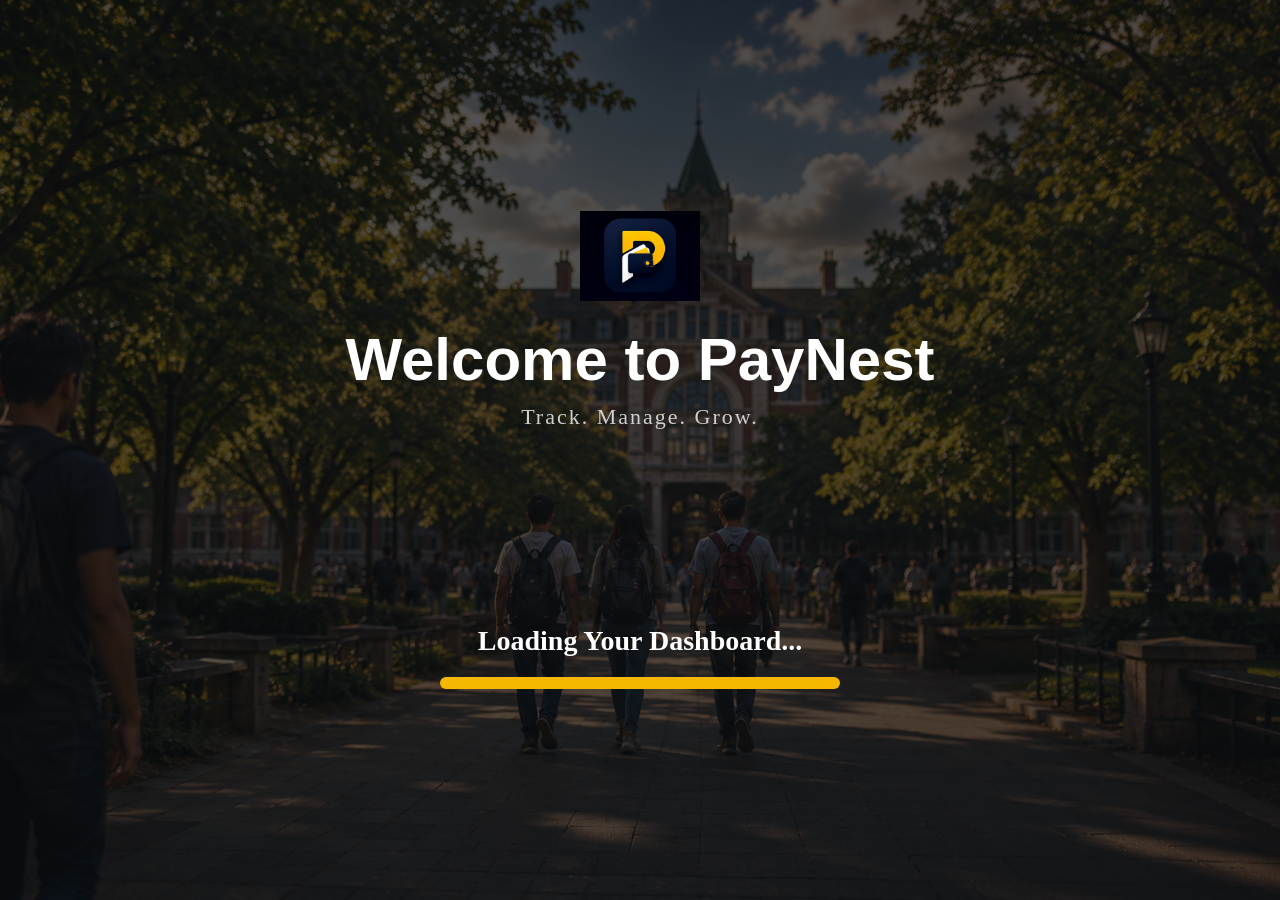
<file: index.html>
<!DOCTYPE html>
<html lang="en">
<head>
    <meta http-equiv="refresh" content="2;url=./html/home.html">
    <meta name="viewport" content="width=device-width, initial-scale=1.0">
    <title>KeyFrames</title>
</head>
<style>
    
body{
    margin: 0;
    background-image: url("images/website_background.png");
    background-size: cover;
    background-position: center;
    background-repeat: no-repeat;
    background-attachment: fixed;
}

.container{
    width:100%;
    height:100vh;
    background:rgba(12,15,18,0.7);

    display:flex;
    flex-direction:column;
    justify-content:center;
    align-items:center;
}

.welcome{
    text-align:center;
    margin-bottom:120px;
}

.logo{
    width:120px;
    margin-bottom:20px;
    animation: float 2.5s ease-in-out infinite;
}

.welcome h1{
    font-size:60px;
    color:white;
    margin:0;
    font-family:Arial, Helvetica, sans-serif;
}



.welcome p{
    color:#cfcfcf;
    font-size:22px;
    letter-spacing:2px;
    margin-top:10px;
}

.load-box{
    text-align:center;
    margin-top:30px;
}

.load-box h2{
    color:white;
    font-size:28px;
    margin-bottom:20px;
}

.load{
    width:400px;
    height:12px;
    background:#333;
    border-radius:20px;
    overflow:hidden;
}

.square{
    width:0;
    height:100%;
    background:#f5b700;
    animation:loading 5s linear forwards;
}

@keyframes loading{
    from{
        width:0%;
    }

    to{
        width:100%;
    }

}


</style>

<div class="container">

    <div class="welcome">

        <img src="images/logo.png" class="logo" alt="PayNest Logo">

        <h1>Welcome to <span>PayNest</span></h1>

        <p>Track. Manage. Grow.</p>

    </div>

    <div class="load-box">

        <h2>Loading Your Dashboard...</h2>

        <div class="load">
            <div class="square"></div>
        </div>

    </div>

</div>
</html>
</file>
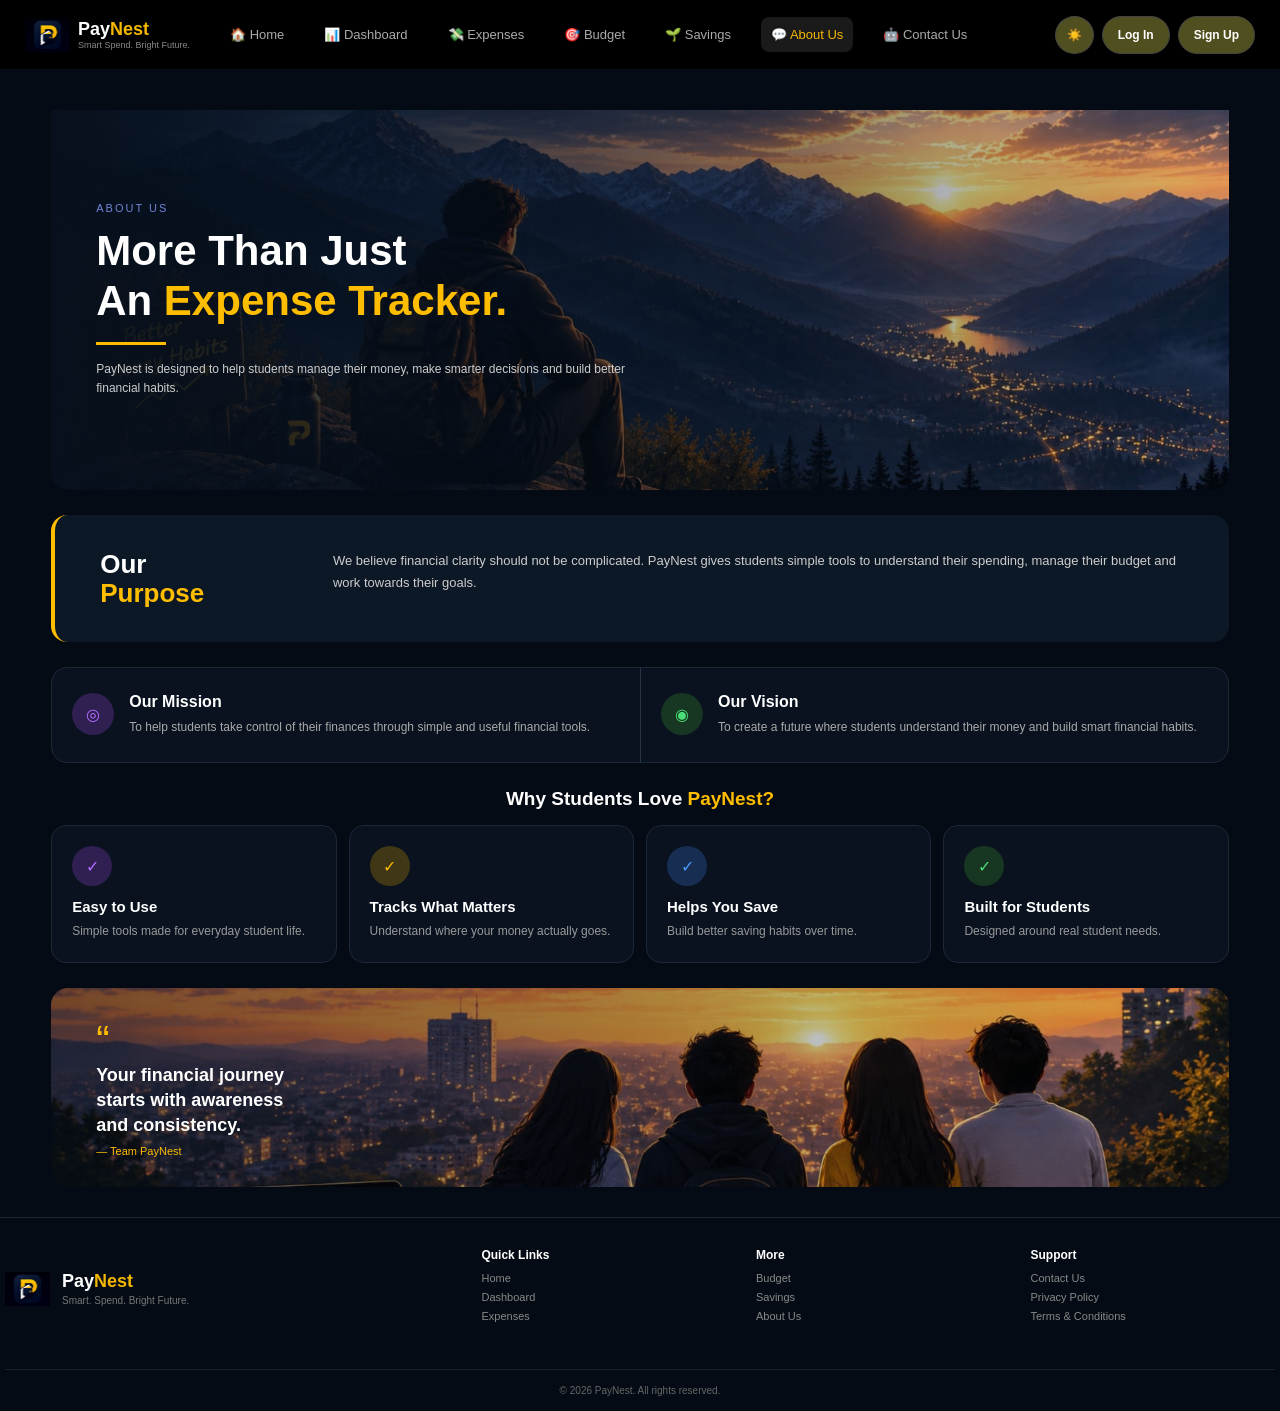
<file: html/about.html>
<!DOCTYPE html>
<html lang="en">
<head>
    <meta charset="UTF-8">
    <meta name="viewport" content="width=device-width, initial-scale=1.0">
    <title>About Us - PayNest</title>
    <link rel="stylesheet" href="../css/about.css">
</head>
<body>
    <header class="navbar">
        <div class="logo">
            <div class="logo-icon"></div>
            <div class="logo-text">
                <strong>
                    <span>Pay</span><span style="color:#f5b700;">Nest</span>
                </strong>
                <small>Smart Spend. Bright Future.</small>
            </div>
        </div>

        <input type="checkbox" id="menu-toggle">
        <label for="menu-toggle" class="hamburger">☰</label>

        <div class="nav-menu">
            <nav class="nav-links">
                <a href="home.html">🏠 Home</a>
                <a href="dashboard.html">📊 Dashboard</a>
                <a href="expenses.html">💸 Expenses</a>
                <a href="budget.html">🎯 Budget</a>
                <a href="savings.html">🌱 Savings</a>
                <a href="about.html" class="active">💬 About Us</a>
                <a href="contact.html">🤖 Contact Us</a>
            </nav>

            <div class="nav-buttons">
                <button class="btn-theme">🌙</button>
                <button class="btn-profile" onclick="goToProfile()">👤 Profile</button>
                <button class="btn-outline" onclick="goToLogin()">Log In</button>
                <button class="btn-yellow" onclick="goToSignup()">Sign Up</button>
            </div>
        </div>
    </header>

    <div class="main">
        <div class="hero">
            <div class="hero-text">
                <p class="label">ABOUT US</p>
                <h1>
                    More Than Just<br>
                    An <span>Expense Tracker.</span>
                </h1>
                <hr>
                <p>
                    PayNest is designed to help students manage
                    their money, make smarter decisions and
                    build better financial habits.
                </p>
            </div>
        </div>

        <div class="purpose">
            <div class="purpose-heading">
                <h2>
                    Our<br>
                    <span>Purpose</span>
                </h2>
            </div>

            <div class="purpose-text">
                <p>
                    We believe financial clarity should not be
                    complicated. PayNest gives students simple
                    tools to understand their spending, manage
                    their budget and work towards their goals.
                </p>
            </div>
        </div>

        <div class="mission">
            <div class="mission-box">
                <div class="icon">◎</div>
                <div>
                    <h2>Our Mission</h2>
                    <p>
                        To help students take control of their
                        finances through simple and useful
                        financial tools.
                    </p>
                </div>
            </div>

            <div class="vision-box">
                <div class="icon green">◉</div>
                <div>
                    <h2>Our Vision</h2>
                    <p>
                        To create a future where students
                        understand their money and build
                        smart financial habits.
                    </p>
                </div>
            </div>
        </div>

        <div class="why">
            <h2>
                Why Students Love <span>PayNest?</span>
            </h2>

            <div class="why-grid">
                <div class="feature">
                    <div class="feature-icon">✓</div>
                    <h3>Easy to Use</h3>
                    <p>
                        Simple tools made for everyday
                        student life.
                    </p>
                </div>

                <div class="feature">
                    <div class="feature-icon yellow">✓</div>
                    <h3>Tracks What Matters</h3>
                    <p>
                        Understand where your money
                        actually goes.
                    </p>
                </div>

                <div class="feature">
                    <div class="feature-icon blue">✓</div>
                    <h3>Helps You Save</h3>
                    <p>
                        Build better saving habits
                        over time.
                    </p>
                </div>

                <div class="feature">
                    <div class="feature-icon green">✓</div>
                    <h3>Built for Students</h3>
                    <p>
                        Designed around real student
                        needs.
                    </p>
                </div>
            </div>
        </div>

        <div class="quote">
            <div>
                <p class="quote-mark">“</p>
                <h2>
                    Your financial journey<br>
                    starts with awareness<br>
                    and consistency.
                </h2>
                <p class="author">— Team PayNest</p>
            </div>
        </div>
    </div>

    <footer class="footer">
        <div class="footer-brand">
            <div class="footer-logo"></div>
            <div>
                <h3>Pay<span>Nest</span></h3>
                <p>Smart. Spend. Bright Future.</p>
            </div>
        </div>

        <div class="footer-links">
            <div>
                <h4>Quick Links</h4>
                <a href="home.html">Home</a>
                <a href="dashboard.html">Dashboard</a>
                <a href="expenses.html">Expenses</a>
            </div>

            <div>
                <h4>More</h4>
                <a href="budget.html">Budget</a>
                <a href="savings.html">Savings</a>
                <a href="about.html">About Us</a>
            </div>

            <div>
                <h4>Support</h4>
                <a href="contact.html">Contact Us</a>
                <a href="#">Privacy Policy</a>
                <a href="#">Terms & Conditions</a>
            </div>
        </div>

        <div class="footer-bottom">
            © 2026 PayNest. All rights reserved.
        </div>
    </footer>

    <script src="../javascript/about.js"></script>
    <script src="../javascript/common.js"></script>
</body>
</html>
</file>
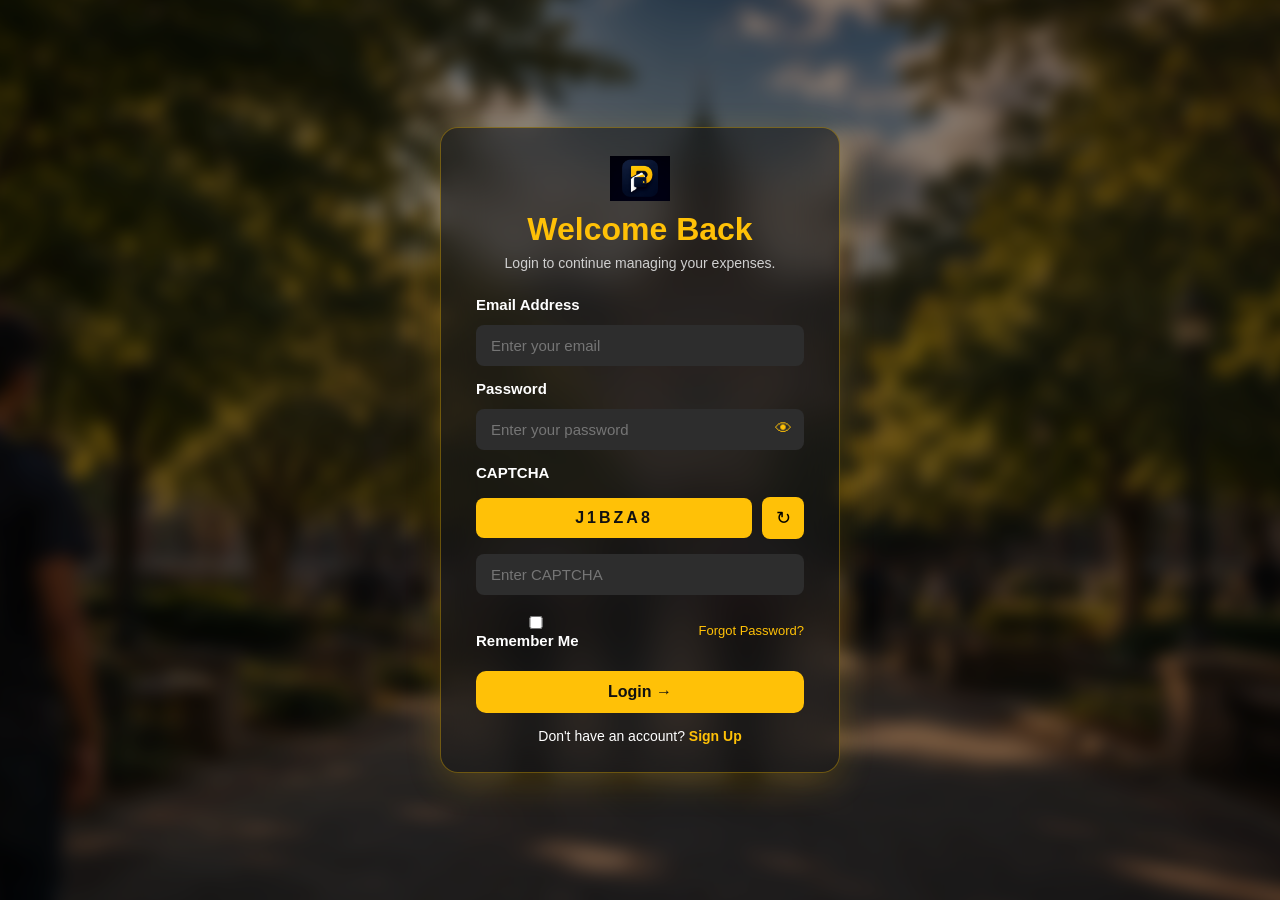
<file: html/budget.html>
<!DOCTYPE html>
<html lang="en">
<head>
    <meta charset="UTF-8">
    <meta name="viewport" content="width=device-width, initial-scale=1.0">
    <title>PayNest - Budget Planner</title>
    <link rel="stylesheet" href="../css/budget.css">
</head>

<body>

<div class="bg-overlay"></div>

<header class="navbar">

    <div class="logo">
        <div class="logo-icon"></div>

        <div class="logo-text">
            <strong>
                <span>Pay</span><span style="color:#f5b700;">Nest</span>
            </strong>
            <small>Smart Spend. Bright Future.</small>
        </div>
    </div>

    <input type="checkbox" id="menu-toggle">
    <label for="menu-toggle" class="hamburger">☰</label>

    <div class="nav-menu">

        <nav class="nav-links">
            <a href="home.html">🏠 Home</a>
            <a href="dashboard.html">📊 Dashboard</a>
            <a href="expenses.html">💸 Expenses</a>
            <a href="budget.html" class="active">🎯 Budget</a>
            <a href="savings.html">🌱 Savings</a>
            <a href="about.html">💬 About Us</a>
            <a href="contact.html">🤖 Contact Us</a>
        </nav>

        <div class="nav-buttons">
            <button class="btn-theme" type="button">🌙</button>
            <button class="btn-profile" onclick="goToProfile()">👤 Profile</button>
            <button class="btn-outline" onclick="goToLogin()">Log In</button>
            <button class="btn-yellow" onclick="goToSignup()">Sign Up</button>
        </div>

    </div>
</header>


<!-- ================= MAIN ================= -->

<main class="container">

    <!-- PAGE HEADER -->

    <section class="page-head">

        <div class="heading">
            <span class="title-icon">▣</span>

            <div>
                <h1>Budget <b>Planner</b></h1>

                <p>
                    Track your monthly budget, monitor your spending pace<br>
                    and stay in control of your finances.
                </p>
            </div>
        </div>

        <div class="actions">

            <input class="month" type="month" id="monthPicker" aria-label="Select month">
            <button class="set-budget" type="button" id="setBudgetBtn">＋ Set Monthly Budget</button>
            <button class="set-budget" type="button" id="addCategoryBtn">＋ Add Category</button>
            <button class="set-budget" type="button" id="addExpenseBtn">＋ Add Expense</button>

        </div>
    </section>


    <!-- ================= SUMMARY ================= -->

    <section class="summary">

        <div class="summary-card">
            <i class="purple">▱</i>
            <div>
                <small>Monthly Budget</small>
                <h2 id="monthlyBudget">₹0</h2>
                <button class="edit" type="button" id="editBudgetBtn">✎ Edit Budget</button>
            </div>
        </div>

        <div class="summary-card">
            <i class="red">↓</i>
            <div>
                <small>Spent So Far</small>
                <h2 id="spentAmount">₹0</h2>
                <span id="spentPercent">Set a budget</span>
            </div>
        </div>

        <div class="summary-card">
            <i class="green">↗</i>
            <div>
                <small>Remaining</small>
                <h2 id="remainingAmount">₹0</h2>
                <span id="remainingPercent">No budget set</span>
            </div>
        </div>

        <div class="summary-card">
            <i class="yellow">▣</i>
            <div>
                <small>Days Left</small>
                <h2 id="daysLeft">0 Days</h2>
                <span id="monthEnd">—</span>
            </div>
        </div>

    </section>


    <!-- ================= PROGRESS + ALERTS ================= -->

    <section class="two-col">

        <!-- BUDGET PROGRESS -->

        <div class="card progress">

            <h3>📈 &nbsp; Budget Progress</h3>

            <div class="progress-body">

                <div class="donut" id="budgetDonut">
                    <div>
                        <strong id="donutPercent">0%</strong>
                        <small>of budget used</small>
                    </div>
                </div>

                <div class="progress-info">

                    <h2>
                        <span id="progressSpent">₹0</span>
                        <small>/ <span id="progressBudget">₹0</span></small>
                    </h2>

                    <div class="bar" id="budgetProgressBar" role="progressbar" aria-valuemin="0" aria-valuemax="100" aria-valuenow="0">
                        <b id="progressFill" style="--value:0%;"></b>
                    </div>

                    <label id="budgetStatus">Set your monthly budget</label>

                    <p>
<span id="budgetMessage">Enter a budget to start tracking.</span><br><span id="dailyAllowance"></span>
                    </p>

                </div>
            </div>
        </div>


        <!-- BUDGET ALERTS -->

        <div class="card alerts">

            <h3>🔔 &nbsp; Budget Alerts</h3>

            <p id="alertCount">0 updates</p>
            <div id="alertsList" aria-live="polite"></div>
        </div>

    </section>


    <!-- ================= BUDGET RULES ================= -->

    <section class="card budget-rules">

        <div class="section-head">

            <div>
                <h3>⚙️ &nbsp; Budget Rules</h3>

                <p class="section-subtitle">
                    Simple rules to help you stay within your monthly budget
                </p>
            </div>

            <span>Smart Controls</span>

        </div>


        <div class="budget-rules-grid" id="categoryGrid">
            <!-- Category cards added dynamically by JavaScript -->
        </div>
    </section>


    <!-- ================= SMART BUDGET MOVES ================= -->

    <section class="card tips">

        <div class="section-head">

            <div>
                <h3>🧠 &nbsp; Smart Budget Moves</h3>

                <p class="section-subtitle">
                    Simple habits that make your monthly budget easier to manage
                </p>
            </div>

        </div>


        <div class="tip-grid" id="tipsGrid">
            <!-- Personalized tips added dynamically by JavaScript -->
        </div>
    </section>


    <!-- EXPENSES: Added below original sections; original layout preserved -->
    <section class="card budget-expenses">
        <div class="section-head">
            <div><h3>💸 &nbsp; Your Expenses</h3><p class="section-subtitle">Expenses for the selected month</p></div>
        </div>
        <div class="budget-expense-tools"><input id="expenseSearch" type="search" placeholder="Search expenses..." aria-label="Search expenses"></div>
        <div class="budget-table-wrap"><table class="budget-expense-table">
            <thead><tr><th>Date</th><th>Description</th><th>Category</th><th>Amount</th><th>Actions</th></tr></thead>
            <tbody id="expenseRows"></tbody>
        </table></div>
        <p id="expenseEmpty" class="budget-empty">No expenses yet.</p>
        <div class="budget-data-actions">
            <button type="button" id="exportCsvBtn">Export CSV</button>
            <button type="button" id="exportJsonBtn">Backup JSON</button>
            <button type="button" id="importBtn">Restore Backup</button>
            <button type="button" id="clearBtn">Clear All Data</button>
            <input type="file" id="importFile" accept=".json,application/json" hidden>
        </div>
    </section>

</main>


<!-- ================= FOOTER ================= -->

<footer class="footer">

    <div class="footer-brand">

        <div class="footer-logo"></div>

        <div>
            <h3>Pay<span>Nest</span></h3>
            <p>Smart. Spend. Bright Future.</p>
        </div>

    </div>


    <div class="footer-links">

        <div>
            <h4>Quick Links</h4>
            <a href="home.html">Home</a>
            <a href="dashboard.html">Dashboard</a>
            <a href="expenses.html">Expenses</a>
        </div>

        <div>
            <h4>More</h4>
            <a href="budget.html">Budget</a>
            <a href="savings.html">Savings</a>
            <a href="about.html">About Us</a>
        </div>

        <div>
            <h4>Support</h4>
            <a href="contact.html">Contact Us</a>
            <a href="#">Privacy Policy</a>
            <a href="#">Terms & Conditions</a>
        </div>

    </div>


    <div class="footer-bottom">
        © <span id="copyrightYear">2026</span> PayNest. All rights reserved.
    </div>

</footer>



<!-- Native HTML dialogs: existing page styling remains unchanged -->
<dialog class="budget-dialog" id="budgetDialog">
  <form id="budgetForm"><div class="budget-dialog-head"><h2>Monthly Budget</h2><button type="button" data-close>✕</button></div>
    <p id="budgetDialogMonth"></p><label for="budgetInput">Budget amount (₹)</label>
    <input id="budgetInput" type="number" min="0" max="999999999999" step="0.01" required>
    <div class="budget-dialog-actions"><button type="button" data-close>Cancel</button><button type="submit">Save Budget</button></div>
  </form>
</dialog>
<dialog class="budget-dialog" id="categoryDialog">
  <form id="categoryForm"><div class="budget-dialog-head"><h2 id="categoryDialogTitle">Add Category</h2><button type="button" data-close>✕</button></div>
    <input type="hidden" id="categoryId"><label for="categoryName">Category name</label>
    

<select id="categoryName" name="categoryName" required>
    <option value="">Select Category</option>
    <option value="Food & Dining">Food & Dining</option>
    <option value="Travel & Transport">Travel & Transport</option>
    <option value="Shopping">Shopping</option>
    <option value="Bills & Utilities">Bills & Utilities</option>
    <option value="Education">Education</option>
    <option value="Entertainment">Entertainment</option>
    <option value="Others">Others</option>
</select>
    <label for="categoryLimit">Monthly spending limit (₹, optional)</label>
    <input id="categoryLimit" type="number" min="0" max="999999999999" step="0.01" placeholder="Optional">
    <div class="budget-dialog-actions"><button type="button" data-close>Cancel</button><button type="submit">Save Category</button></div>
  </form>
</dialog>
<dialog class="budget-dialog" id="expenseDialog">
  <form id="expenseForm"><div class="budget-dialog-head"><h2 id="expenseDialogTitle">Add Expense</h2><button type="button" data-close>✕</button></div>
    <input type="hidden" id="expenseId"><label for="expenseDate">Date</label><input type="date" id="expenseDate" required>
    <label for="expenseDescription">Description</label><input id="expenseDescription" type="text" maxlength="120" required placeholder="What did you spend on?">
    <label for="expenseCategory">Category</label><select id="expenseCategory" required></select>
    <label for="expenseAmount">Amount (₹)</label><input type="number" id="expenseAmount" min="0.01" max="999999999999" step="0.01" required>
    <div class="budget-dialog-actions"><button type="button" data-close>Cancel</button><button type="submit">Save Expense</button></div>
  </form>
</dialog>
<dialog class="budget-dialog" id="confirmDialog">
  <div class="budget-dialog-head"><h2 id="confirmTitle">Confirm</h2></div><p id="confirmMessage"></p>
  <div class="budget-dialog-actions"><button type="button" id="confirmCancel">Cancel</button><button type="button" id="confirmYes">Confirm</button></div>
</dialog>
<div class="budget-toast" id="toast" role="status" aria-live="polite"></div>

<script src="../javascript/common.js"></script>
<script src="../javascript/budget.js" defer></script>

</body>
</html>
</file>
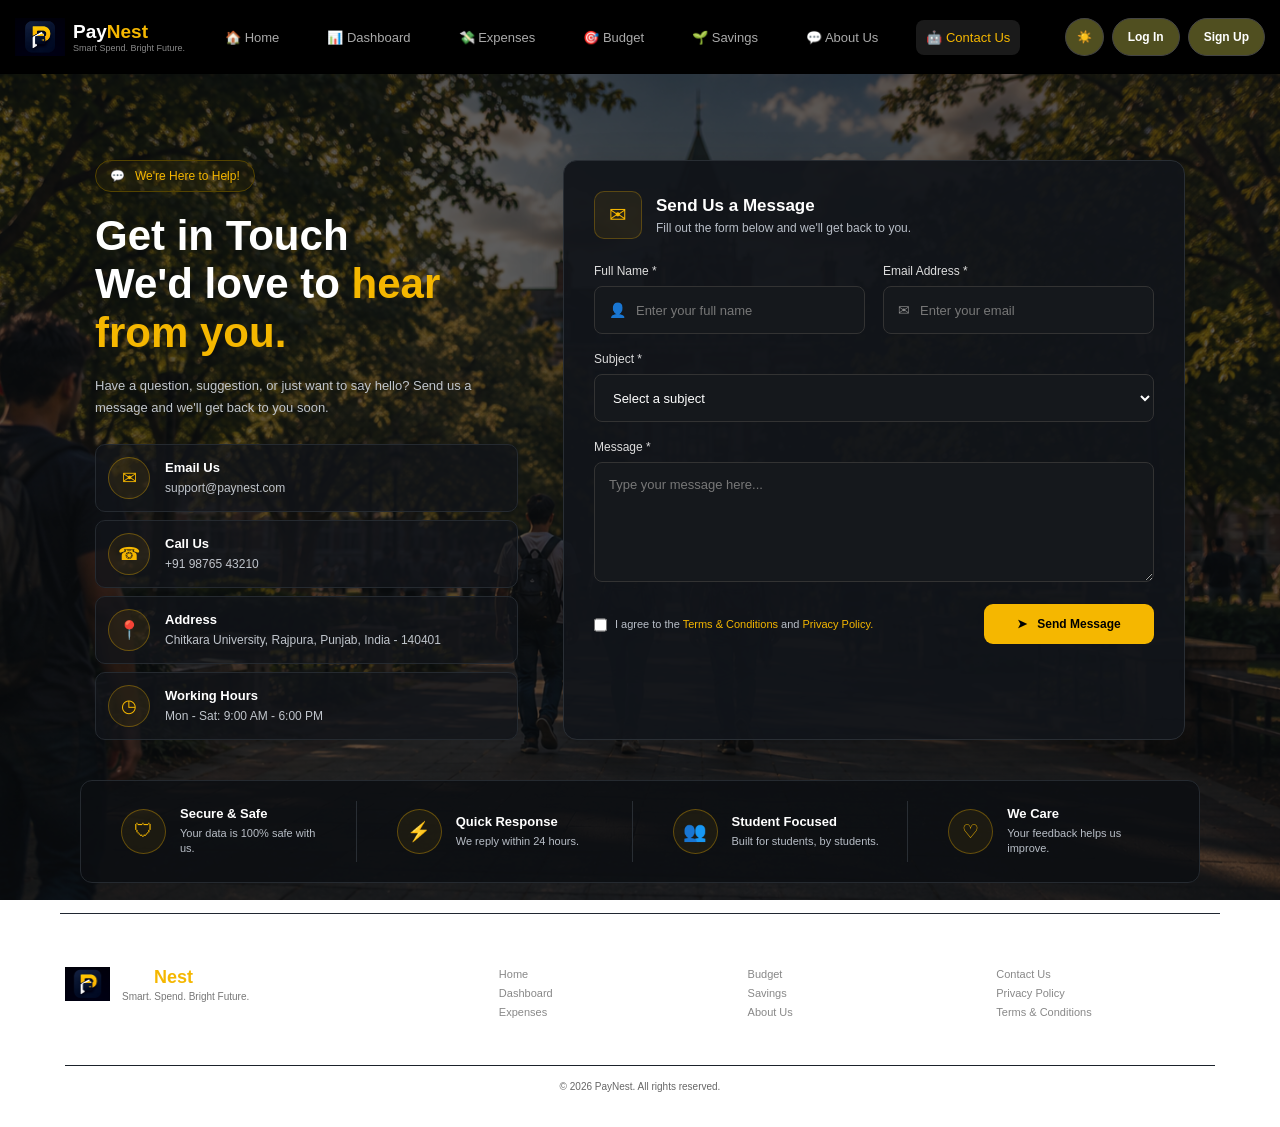
<file: html/contact.html>
<!DOCTYPE html>
<html lang="en">
<head>
    <meta charset="UTF-8">
    <meta name="viewport" content="width=device-width, initial-scale=1.0">
    <title>PayNest - Contact Us</title>
    <link rel="stylesheet" href="../css/contact.css">
</head>

<body>

<div class="bg-overlay"></div>

<header class="navbar">

    <div class="logo">
        <div class="logo-icon"></div>
        <div class="logo-text">
            <strong><span>Pay</span><span style="color:#f5b700;">Nest</span></strong>
            <small>Smart Spend. Bright Future.</small>
        </div>
    </div>

    <input type="checkbox" id="menu-toggle">
    <label for="menu-toggle" class="hamburger">☰</label>

    <div class="nav-menu">

        <nav class="nav-links">
            <a href="home.html">🏠 Home</a>
            <a href="dashboard.html">📊 Dashboard</a>
            <a href="expenses.html">💸 Expenses</a>
            <a href="budget.html">🎯 Budget</a>
            <a href="savings.html">🌱 Savings</a>
            <a href="about.html">💬 About Us</a>
            <a href="contact.html" class="active">🤖 Contact Us</a>
        </nav>

        <div class="nav-buttons">
            <button class="btn-theme"
        type="button"
        onclick="changeTheme()"
        title="Change Theme">🌙</button>
            <button class="btn-profile" onclick="goToProfile()">👤 Profile</button>
            <button class="btn-outline" onclick="goToLogin()">Log In</button>
            <button class="btn-yellow" onclick="goToSignup()">Sign Up</button>
        </div>

    </div>
</header>

<main class="container">

    <section class="contact-hero">

        <div class="contact-info">

            <div class="help-badge">💬 &nbsp; We're Here to Help!</div>

            <h1>
                Get in Touch<br>
                We'd love to <span>hear from you.</span>
            </h1>

            <p class="hero-text">
                Have a question, suggestion, or just want to say hello?
                Send us a message and we'll get back to you soon.
            </p>

            <div class="contact-details">

                <div class="contact-detail">
                    <div class="detail-icon">✉</div>
                    <div>
                        <h3>Email Us</h3>
                        <p>support@paynest.com</p>
                    </div>
                </div>

                <div class="contact-detail">
                    <div class="detail-icon">☎</div>
                    <div>
                        <h3>Call Us</h3>
                        <p>+91 98765 43210</p>
                    </div>
                </div>

                <div class="contact-detail">
                    <div class="detail-icon">📍</div>
                    <div>
                        <h3>Address</h3>
                        <p>Chitkara University, Rajpura, Punjab, India - 140401</p>
                    </div>
                </div>

                <div class="contact-detail">
                    <div class="detail-icon">◷</div>
                    <div>
                        <h3>Working Hours</h3>
                        <p>Mon - Sat: 9:00 AM - 6:00 PM</p>
                    </div>
                </div>

            </div>
        </div>

        <div class="contact-form">

            <div class="form-heading">
                <div class="form-icon">✉</div>
                <div>
                    <h2>Send Us a Message</h2>
                    <p>Fill out the form below and we'll get back to you.</p>
                </div>
            </div>

            <form>

                <div class="form-row">

                    <div class="form-group">
                        <label>Full Name *</label>
                        <div class="input-box">
                            <span>👤</span>
                            <input type="text" placeholder="Enter your full name" required>
                        </div>
                    </div>

                    <div class="form-group">
                        <label>Email Address *</label>
                        <div class="input-box">
                            <span>✉</span>
                            <input type="email" placeholder="Enter your email" required>
                        </div>
                    </div>

                </div>

                <div class="form-group">
                    <label>Subject *</label>
                    <select required>
                        <option value="">Select a subject</option>
                        <option>General Question</option>
                        <option>Technical Support</option>
                        <option>Feedback</option>
                        <option>Account Issue</option>
                        <option>Other</option>
                    </select>
                </div>

                <div class="form-group">
                    <label>Message *</label>
                    <textarea
    placeholder="Type your message here..."
    minlength="10"
    required>
</textarea>
                </div>

                <div class="form-bottom">

                    <label class="terms">
                        <input type="checkbox" required>
                        <span>
                            I agree to the
                            <b>Terms & Conditions</b>
                            and
                            <b>Privacy Policy.</b>
                        </span>
                    </label>

                    <button type="submit" class="send-btn">
                        ➤ &nbsp; Send Message
                    </button>

                </div>

            </form>
            <p id="successMessage" role="status"></p>
        </div>

    </section>

    <section class="trust-strip">

        <div class="trust-item">
            <div class="trust-icon">🛡</div>
            <div>
                <h3>Secure & Safe</h3>
                <p>Your data is 100% safe with us.</p>
            </div>
        </div>

        <div class="trust-item">
            <div class="trust-icon">⚡</div>
            <div>
                <h3>Quick Response</h3>
                <p>We reply within 24 hours.</p>
            </div>
        </div>

        <div class="trust-item">
            <div class="trust-icon">👥</div>
            <div>
                <h3>Student Focused</h3>
                <p>Built for students, by students.</p>
            </div>
        </div>

        <div class="trust-item">
            <div class="trust-icon">♡</div>
            <div>
                <h3>We Care</h3>
                <p>Your feedback helps us improve.</p>
            </div>
        </div>

    </section>

</main>

<footer class="footer">

    <div class="footer-brand">
        <div class="footer-logo"></div>
        <div>
            <h3>Pay<span>Nest</span></h3>
            <p>Smart. Spend. Bright Future.</p>
        </div>
    </div>

    <div class="footer-links">

        <div>
            <h4>Quick Links</h4>
            <a href="home.html">Home</a>
            <a href="dashboard.html">Dashboard</a>
            <a href="expenses.html">Expenses</a>
        </div>

        <div>
            <h4>More</h4>
            <a href="budget.html">Budget</a>
            <a href="savings.html">Savings</a>
            <a href="about.html">About Us</a>
        </div>

        <div>
            <h4>Support</h4>
            <a href="contact.html">Contact Us</a>
            <a href="#">Privacy Policy</a>
            <a href="#">Terms & Conditions</a>
        </div>

    </div>

    <div class="footer-bottom">
        © 2026 PayNest. All rights reserved.
    </div>

</footer>
<script src="../javascript/common.js"></script>
<script src="../javascript/contact.js"></script>

</body>
</html>
</file>
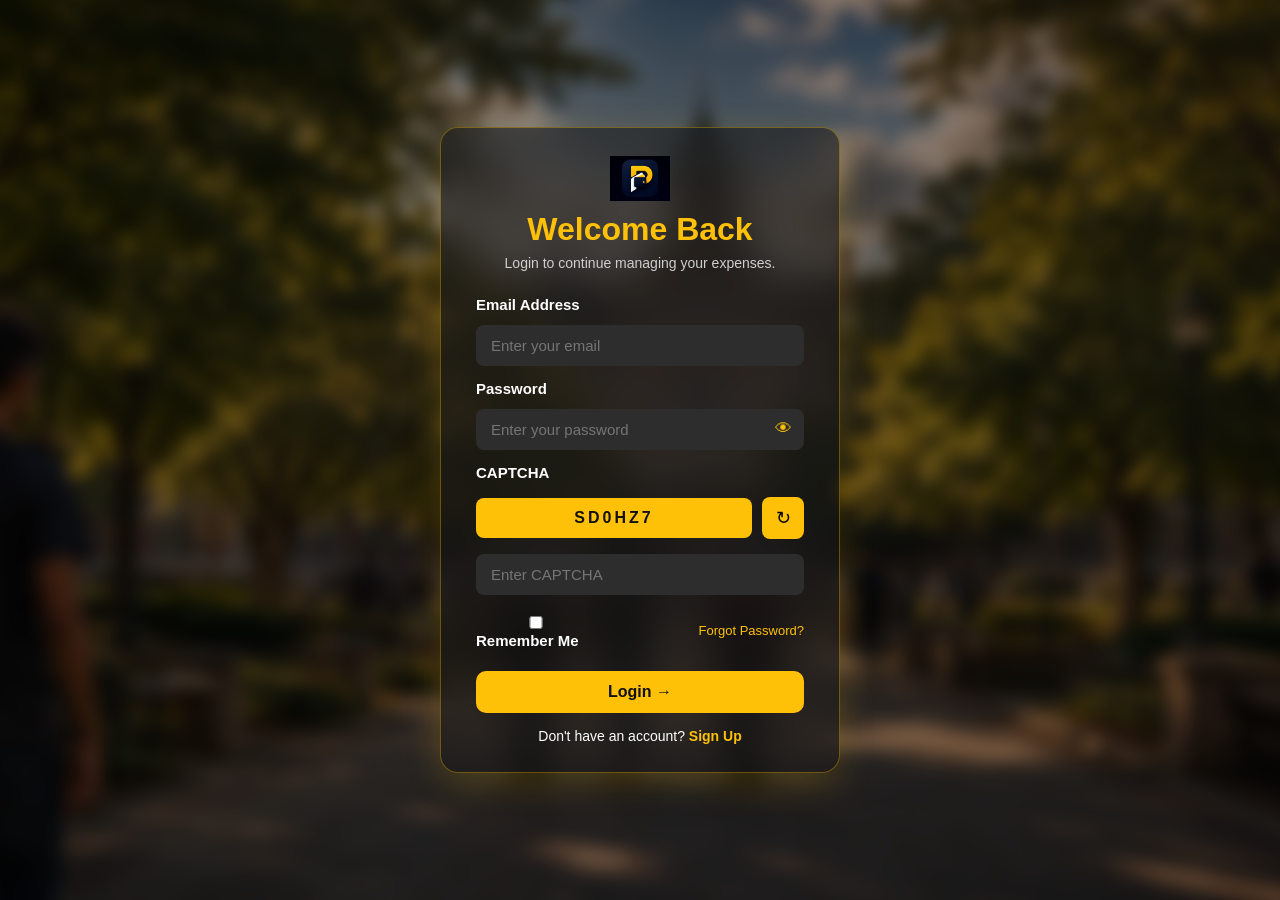
<file: html/dashboard.html>
<!DOCTYPE html>

<html lang="en">
<head>
<meta charset="utf-8"/>
<meta content="width=device-width, initial-scale=1.0" name="viewport"/>
<title>PayNest - Dashboard</title>
<link href="../css/dashboard.css" rel="stylesheet"/>
</head>
<body>
<div class="overlay"></div>
<header class="navbar">
<div class="logo">
<div class="logo-icon"></div>
<div class="logo-text">
<strong><span>Pay</span><span style="color:#f5b700;">Nest</span></strong>
<small>Smart Spend. Bright Future.</small>
</div>
</div>
<input id="menu-toggle" type="checkbox"/>
<label class="hamburger" for="menu-toggle">☰</label>
<div class="nav-menu">
<nav class="nav-links">
<a href="home.html">🏠 Home</a>
<a class="active" href="dashboard.html">📊 Dashboard</a>
<a href="expenses.html">💸 Expenses</a>
<a href="budget.html">🎯 Budget</a>
<a href="savings.html">🌱 Savings</a>
<a href="about.html">💬 About Us</a>
<a href="contact.html">📅 Contact Us</a>
</nav>
<div class="nav-buttons">
<button class="btn-theme">🌙</button>
<button class="btn-profile" onclick="goToProfile()">👤 Profile</button>
<button class="btn-outline" onclick="goToLogin()">Log In</button>
<button class="btn-yellow" onclick="goToSignup()">Sign Up</button>
</div>
</div>
</header>
<main class="container">
<!-- HEADER -->
<section class="dashboard-head">
<div>
<h1>Good <span id="greetingTime">Day</span>, <span id="dashboardUser" style="color:#f5b700">User</span>! 👋</h1>
<p>Here's your financial overview.</p>
</div>
<select id="dashboardMonth"></select>
</section>
<!-- SUMMARY -->
<section class="summary-grid">
<div class="summary-card">
<div class="icon yellow-icon">💰</div>
<div class="summary-content">
<small>Total Balance</small>
<h2 id="totalBalance">₹0.00</h2>
<p>All-time balance</p>
</div>
<span class="mini-chart yellow-line">〰</span>
</div>
<div class="summary-card">
<div class="icon green-icon">💳</div>
<div class="summary-content">
<small>Monthly Budget</small>
<h2 id="monthlyBudget">₹0.00</h2>
<p>Selected month</p>
</div>
<span class="mini-chart green-line">〰</span>
</div>
<div class="summary-card">
<div class="icon red-icon">◔</div>
<div class="summary-content">
<small>This Month Spent</small>
<h2 id="monthlySpent">₹0.00</h2>
<p>Selected month</p>
</div>
<span class="mini-chart red-line">〰</span>
</div>
<div class="summary-card">
<div class="icon purple-icon">🐷</div>
<div class="summary-content">
<small>Savings</small>
<h2 id="totalSavings">₹0.00</h2>
<p>Saved goals total</p>
</div>
<span class="mini-chart purple-line">〰</span>
</div>
</section>
<!-- BUDGET PROGRESS -->
<section class="card budget-progress">
<div class="section-title">
<h3>Budget Progress</h3>
</div>
<div class="progress-info">
<strong id="budgetAmounts">₹0.00 / ₹0.00 spent</strong>
<b id="budgetPercent">0%</b>
</div>
<div class="progress-bar">
<span id="budgetFill"></span>
</div>
<p id="budgetRemaining">Set a budget to start tracking.</p>
</section>
<!-- SAVINGS + ALERTS -->
<section class="two-column">
<div class="card savings">
<div class="section-title">
<h3>Savings Goals</h3>
<a href="savings.html">View All Goals →</a>
</div>
<div id="dashboardGoals"></div>
</div>
<div class="card alerts">
<div class="section-title">
<h3>Budget Alerts</h3>
<a href="budget.html">View All →</a>
</div>



<div id="dashboardAlerts"></div></div>
</section>
<!-- RECENT TRANSACTIONS -->
<section class="card transactions">
<div class="section-title">
<h3>Recent Transactions</h3>
<a href="expenses.html">View All →</a>
</div>
<div class="transaction-head">
<span>Description</span>
<span>Category</span>
<span>Date</span>
<span class="amount-head">Amount</span>
</div>





<div id="dashboardTransactions"></div></section>
<!-- QUICK ACTIONS -->
<section class="card quick-actions">
<div class="section-title">
<h3>Quick Actions</h3>
</div>
<div class="action-grid">
<div class="action" id="quickAddExpense" role="button" tabindex="0">
<div class="action-icon yellow-icon">＋</div>
<div>
<strong>Add Expense</strong>
<p>Track your daily spending</p>
</div>
<b>›</b>
</div>
<div class="action" id="quickAddIncome" role="button" tabindex="0">
<div class="action-icon green-icon">💳</div>
<div>
<strong>Add Income</strong>
<p>Add your income sources</p>
</div>
<b>›</b>
</div>
<div class="action" id="quickSetBudget" role="button" tabindex="0">
<div class="action-icon purple-icon">🎯</div>
<div>
<strong>Set Budget</strong>
<p>Plan your monthly budget</p>
</div>
<b>›</b>
</div>
</div>
</section>
<!-- TIP -->
<section class="tip">
<div class="tip-icon">💡</div>
<div class="tip-content">
<h3>Tip of the Month</h3>
<p>
                Try the 50/30/20 rule: 50% for needs, 30% for wants,
                and 20% for savings.
            </p>
<small>Small changes today, big difference tomorrow!</small>
</div>
<div class="tip-image">🪙 🐷 🌱</div>
</section>
</main>
<!-- FOOTER -->
<footer class="footer">
<div class="footer-brand">
<div class="footer-logo"></div>
<div>
<h3>Pay<span>Nest</span></h3>
<p>Smart. Spend. Bright Future.</p>
</div>
</div>
<div class="footer-links">
<div>
<h4>Quick Links</h4>
<a href="home.html">Home</a>
<a href="dashboard.html">Dashboard</a>
<a href="expenses.html">Expenses</a>
</div>
<div>
<h4>More</h4>
<a href="budget.html">Budget</a>
<a href="savings.html">Savings</a>
<a href="about.html">About Us</a>
</div>
<div>
<h4>Support</h4>
<a href="contact.html">Contact Us</a>
<a href="#">Privacy Policy</a>
<a href="#">Terms &amp; Conditions</a>
</div>
</div>
<div class="footer-bottom">
        © 2026 PayNest. All rights reserved.
    </div>
</footer>
<script src="../javascript/common.js"></script>
<script src="../javascript/dashboard.js"></script>

<div aria-hidden="true" class="income-modal" id="incomeModal"><div aria-labelledby="incomeModalTitle" aria-modal="true" class="income-dialog" role="dialog"><button aria-label="Close" class="income-close" id="closeIncomeModal" type="button">×</button><h2 id="incomeModalTitle">Add Income</h2><form id="incomeForm"><label for="incomeAmount">Amount</label><input id="incomeAmount" min="0.01" required="" step="0.01" type="number"/><label for="incomeSource">Source</label><input id="incomeSource" maxlength="80" placeholder="Salary, Freelance, etc." required="" type="text"/><label for="incomeDate">Date</label><input id="incomeDate" required="" type="date"/><div class="income-form-actions"><button id="cancelIncome" type="button">Cancel</button><button class="income-save" type="submit">Save Income</button></div></form></div></div></body>
</html>
</file>
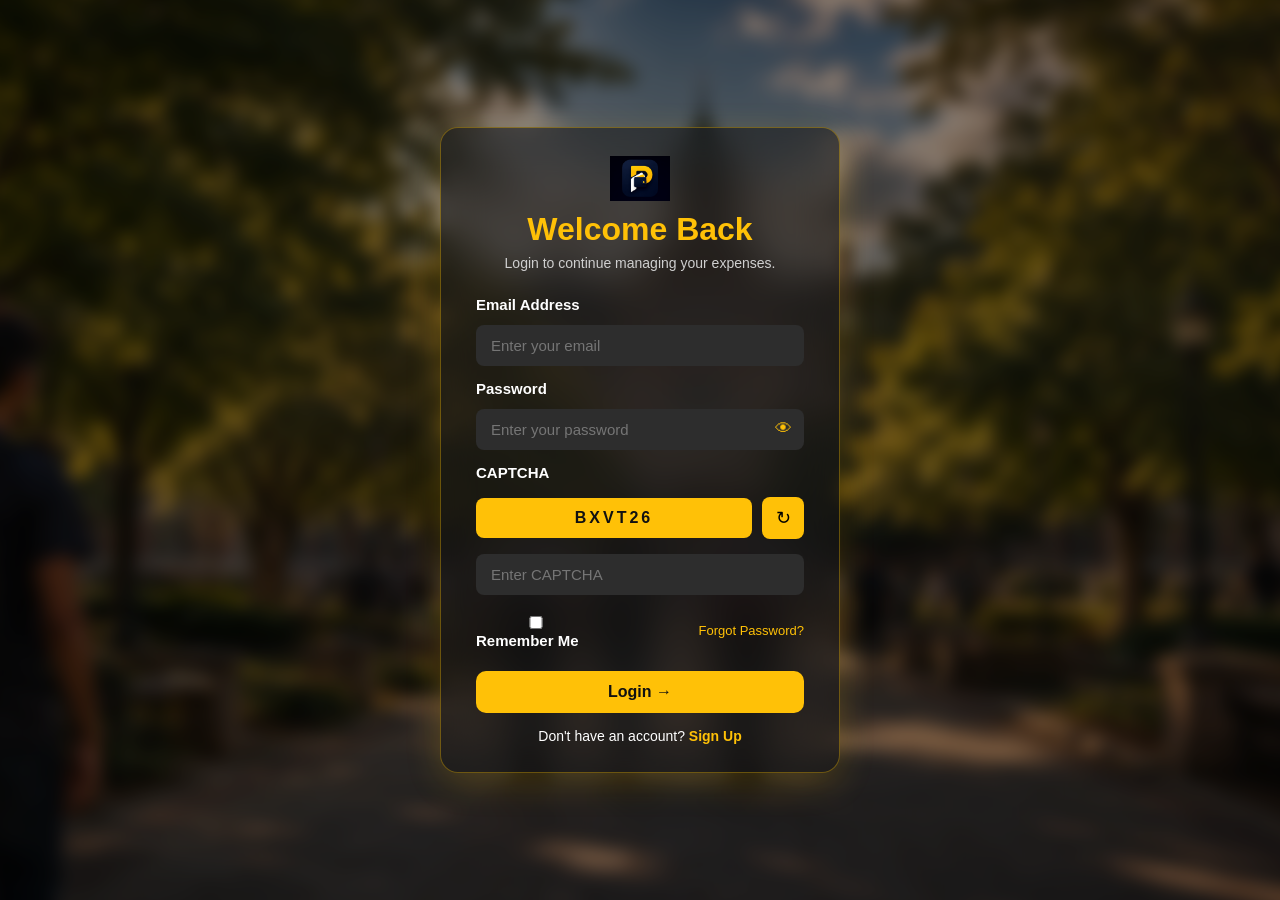
<file: html/expenses.html>
<!DOCTYPE html>

<html lang="en">
<head>
<meta charset="utf-8"/>
<meta content="width=device-width, initial-scale=1.0" name="viewport"/>
<title>PayNest - Expenses</title>
<link href="../css/expenses.css" rel="stylesheet"/>
</head>
<body>
<div class="bg-overlay"></div>
<header class="navbar">
<div class="logo">
<div class="logo-icon"></div>
<div class="logo-text">
<strong>
<span>Pay</span>
<span style="color:#f5b700">Nest</span>
</strong>
<small>Smart Spend. Bright Future.</small>
</div>
</div>
<input id="menu-toggle" type="checkbox"/>
<label class="hamburger" for="menu-toggle">☰</label>
<div class="nav-menu">
<nav class="nav-links">
<a href="home.html">🏠 Home</a>
<a href="dashboard.html">📊 Dashboard</a>
<a class="active" href="expenses.html">💸 Expenses</a>
<a href="budget.html">🎯 Budget</a>
<a href="savings.html">🌱 Savings</a>
<a href="about.html">💬 About Us</a>
<a href="contact.html">🤖 Contact Us</a>
</nav>
<div class="nav-buttons">
<button class="btn-theme">🌙</button>
<button class="btn-profile" onclick="goToProfile()">👤 Profile</button>
<button class="btn-outline" onclick="goToLogin()">Log In</button>
<button class="btn-yellow" onclick="goToSignup()">Sign Up</button>
</div>
</div>
</header>
<main class="container">
<section class="page-header">
<div class="title-row">
<span class="yellow-bar"></span>
<div>
<h1>Expenses</h1>
<p class="header-subtitle">
                        Manage and analyze all your daily expenses.
                    </p>
</div>
</div>
<div class="controls-row">
<button class="btn-yellow btn-add" type="button">+ Add Expense</button>
<select class="filter-select" id="monthFilter"></select>
<select class="filter-select" id="categoryFilter"><option value="">All Categories</option><option value="Food &amp; Dining">🍔 Food &amp; Dining</option><option value="Travel &amp; Transport">🚘 Travel &amp; Transport</option><option value="Shopping">🛍️ Shopping</option><option value="Bills &amp; Utilities">📄 Bills &amp; Utilities</option><option value="Education">📚 Education</option><option value="Entertainment">🎬 Entertainment</option><option value="Others">📦 Others</option></select>
<input class="search-input" id="expenseSearch" placeholder="Search expenses... 🔍" type="text"/>
</div>
</section>
<section class="metrics-grid">
<div class="metric-card">
<div class="metric-icon yellow-bg">👛</div>
<div class="metric-data">
<small>Total Expenses</small>
<h2>₹0.00</h2>
<span class="sub-text">This Month</span>
<span class="green-text">—</span>
</div>
</div>
<div class="metric-card">
<div class="metric-icon green-bg">📊</div>
<div class="metric-data">
<small>Average Daily Expense</small>
<h2>₹0.00</h2>
<span class="sub-text">This Month</span>
<span class="green-text">—</span>
</div>
</div>
<div class="metric-card">
<div class="metric-icon red-bg">🍕</div>
<div class="metric-data">
<small>Highest Category</small>
<h2>—</h2>
<span class="bold-val">—</span>
<span class="sub-text">0% of total</span>
</div>
</div>
<div class="metric-card">
<div class="metric-icon purple-bg">💳</div>
<div class="metric-data">
<small>Today's Expense</small>
<h2>₹0.00</h2>
<span class="sub-text">0 Transactions</span>
<span class="green-text">—</span>
</div>
</div>
</section>
<section class="card-panel">
<div class="panel-header">
<h3>Expenses by Category</h3>
<select class="filter-select small-select" id="chartPeriod">
<option value="this-month">This Month</option>
<option value="last-month">Last Month</option>
<option value="last-3-months">Last 3 Months</option>
<option value="year">This Year</option>
</select>
</div>
<div class="chart-container">
<div class="y-axis" id="chartAxis"></div>
<div class="chart-bars" id="categoryChart"></div>
</div>
</section>
<section class="card-panel">
<div class="panel-header">
<h3>Expense History</h3>
<button class="btn-outline small-btn" id="historyExport" type="button">📥 Export</button>
</div>
<div class="table-wrapper">
<table>
<thead>
<tr>
<th>Date</th>
<th>Category</th>
<th>Description</th>
<th>Amount</th>
<th>Actions</th>
</tr>
</thead>
<tbody id="expenseTableBody"></tbody>
</table>
</div>
<div class="pagination-row">
<span id="paginationInfo">Showing 0 entries</span>
<div class="pg-btns" id="paginationButtons"></div>
</div>
</section>
<section class="export-banner">
<div class="banner-info">
<span class="banner-icon">📄</span>
<div>
<h3>Export Your Report</h3>
<p>Download your expense report in PDF or CSV format.</p>
</div>
</div>
<div class="banner-actions">
<button class="btn-outline" id="downloadPdf" type="button">Download PDF</button>
<button class="btn-outline" id="downloadCsv" type="button">Download CSV</button>
</div>
</section>
</main>
<footer class="footer">
<div class="footer-brand">
<div class="footer-logo"></div>
<div>
<h3>Pay<span>Nest</span></h3>
<p>Smart. Spend. Bright Future.</p>
</div>
</div>
<div class="footer-links">
<div>
<h4>Quick Links</h4>
<a href="home.html">Home</a>
<a href="dashboard.html">Dashboard</a>
<a href="expenses.html">Expenses</a>
</div>
<div>
<h4>More</h4>
<a href="budget.html">Budget</a>
<a href="savings.html">Savings</a>
<a href="about.html">About Us</a>
</div>
<div>
<h4>Support</h4>
<a href="contact.html">Contact Us</a>
<a href="#">Privacy Policy</a>
<a href="#">Terms &amp; Conditions</a>
</div>
</div>
<div class="footer-bottom">
            © 2026 PayNest. All rights reserved.
        </div>
</footer>
<script src="../javascript/expenses.js"></script>
<script src="../javascript/common.js"></script>
<div aria-hidden="true" class="expense-modal" id="expenseModal">
<div aria-labelledby="expenseModalTitle" aria-modal="true" class="expense-dialog" role="dialog">
<div class="expense-modal-head"><h2 id="expenseModalTitle">Add Expense</h2><button aria-label="Close" class="close-modal" id="closeExpenseModal" type="button">×</button></div>
<form id="expenseForm">
<label for="expenseAmount">Amount (₹)</label><input id="expenseAmount" min="0.01" placeholder="Enter amount" required="" step="0.01" type="number"/>
<label for="expenseCategory">Category</label><select id="expenseCategory" required=""><option value="">Select category</option><option value="Food &amp; Dining">🍔 Food &amp; Dining</option><option value="Travel &amp; Transport">🚘 Travel &amp; Transport</option><option value="Shopping">🛍️ Shopping</option><option value="Bills &amp; Utilities">📄 Bills &amp; Utilities</option><option value="Education">📚 Education</option><option value="Entertainment">🎬 Entertainment</option><option value="Others">📦 Others</option></select>
<label for="expenseDescription">Description</label><input id="expenseDescription" maxlength="100" placeholder="What did you spend on?" required="" type="text"/>
<label for="expenseDate">Date</label><input id="expenseDate" required="" type="date"/>
<div class="expense-modal-actions"><button class="cancel-expense" id="cancelExpense" type="button">Cancel</button><button class="save-expense" id="saveExpense" type="submit">Save Expense</button></div>
</form>
</div>
</div>
</body>
</html>
</file>
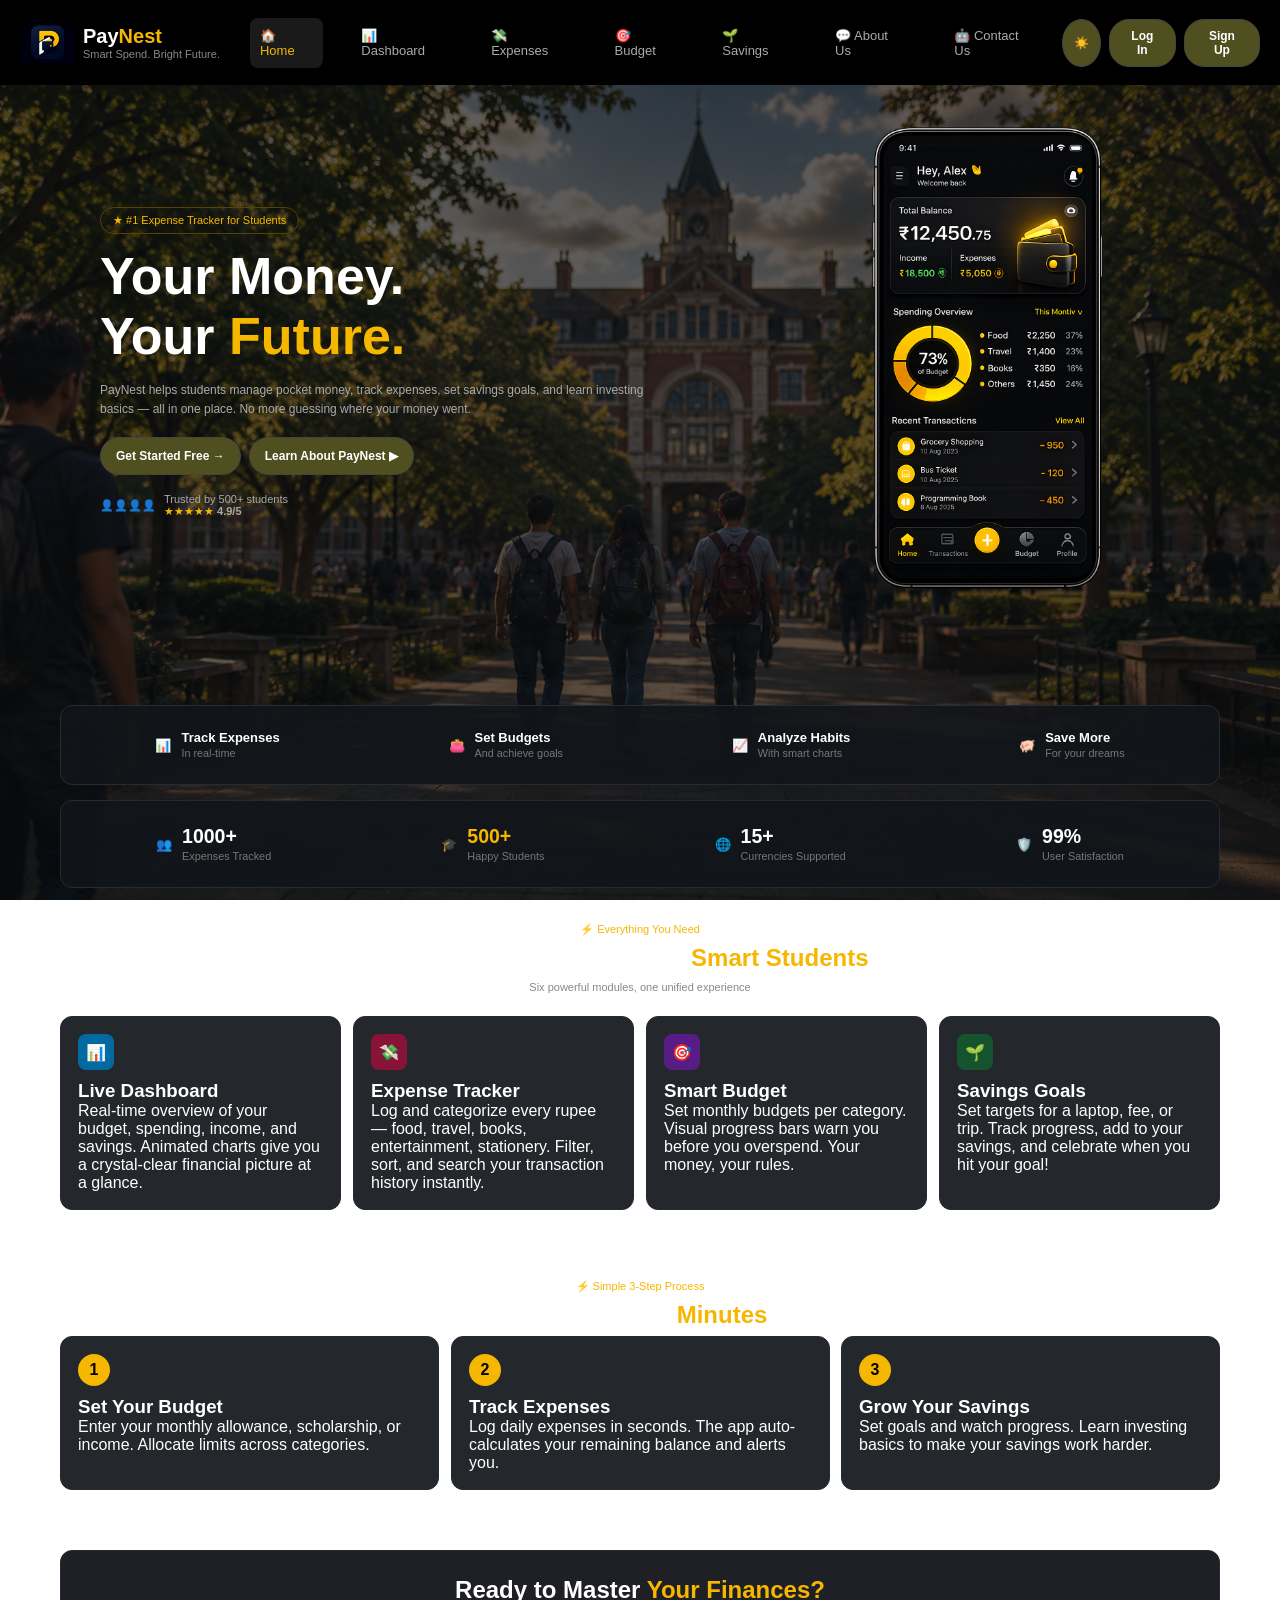
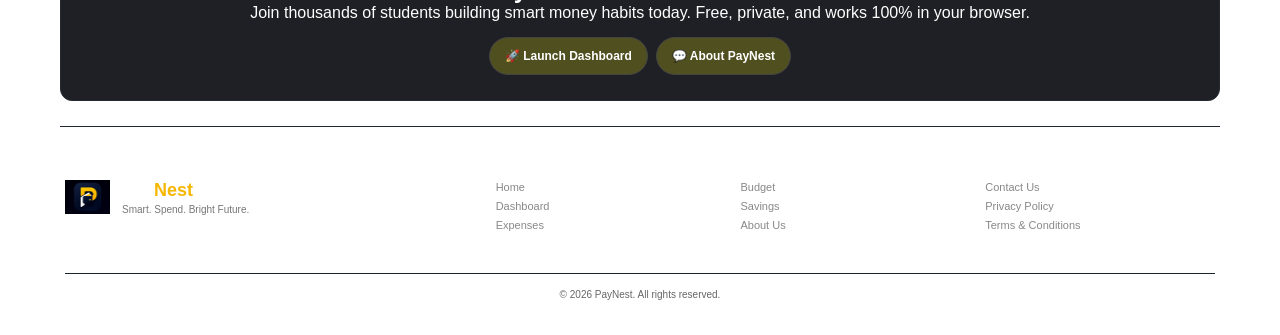
<file: html/home.html>
<!DOCTYPE html>
<html lang="en">
<head>
  <meta charset="UTF-8">
  <meta name="viewport" content="width=device-width, initial-scale=1.0">
  <title>PayNest - Smart Spend. Bright Future.</title>
  <link rel="stylesheet" href="../css/style1.css">
</head>
<body>

  <div class="bg-overlay"></div>

  <header class="navbar">
    <div class="logo">
      <div class="logo-icon"></div>
      <div class="logo-text">
        <strong><span>Pay</span><span style="color: #f5b700;">Nest</span></strong>
        <small>Smart Spend. Bright Future.</small>
      </div>
    </div>

    <input type="checkbox" id="menu-toggle">
    <label for="menu-toggle" class="hamburger">☰</label>

    <div class="nav-menu">
      <nav class="nav-links">
        <a href="home.html" class="active">🏠 Home</a>
        <a href="dashboard.html">📊 Dashboard</a>
        <a href="expenses.html">💸 Expenses</a>
        <a href="budget.html">🎯 Budget</a>
        <a href="savings.html">🌱 Savings</a>
        <a href="about.html">💬 About Us</a>
        <a href="contact.html">🤖 Contact Us</a>
      </nav>

      
    <div class="nav-buttons">

    <button class="btn-theme" id="themeButton" type="button">☀️</button>

    <button class="btn-profile" onclick="goToProfile()">
        👤 Profile
    </button>

    <button class="btn-outline" onclick="goToLogin()">
        Log In
    </button>

    <button class="btn-yellow" onclick="goToSignup()">
        Sign Up
    </button>

</div>
    </div>
  </header>

  <section class="hero">
    <div class="hero-left">
      <div class="tag">★ #1 Expense Tracker for Students</div>
      
      <h1>Your Money.<br>Your <span class="highlight">Future.</span></h1>
      
      <p class="subtitle">
        PayNest helps students manage pocket money, track expenses, set savings goals, and learn investing basics — all in one place. No more guessing where your money went.
      </p>

      <div class="hero-btns">
        <button class="btn-yellow" onclick="goToDashboard()">
        Get Started Free &rarr;
        </button>


        <button class="btn-outline" onclick="goToAbout()">
        Learn About PayNest &#9654;
        </button>
  
      </div>

      <div class="rating-box">
        <div class="avatars">👤👤👤👤</div>
        <div class="rating-text">
          <p>Trusted by 500+ students</p>
          <span class="stars">★★★★★</span> <strong>4.9/5</strong>
        </div>
      </div>
    </div>

    <div class="hero-right">
      <img src="../images/phone.png" alt="Phone App Overview" class="phone">
    </div>
  </section>

  <section class="feature-row">
    <div class="f-card">📊 <div><strong>Track Expenses</strong><br><small>In real-time</small></div></div>
    <div class="f-card">👛 <div><strong>Set Budgets</strong><br><small>And achieve goals</small></div></div>
    <div class="f-card">📈 <div><strong>Analyze Habits</strong><br><small>With smart charts</small></div></div>
    <div class="f-card">🐖 <div><strong>Save More</strong><br><small>For your dreams</small></div></div>
  </section>


  <section class="stats-row">
    <div class="s-box">👥 <div><h2>1000+</h2><small>Expenses Tracked</small></div></div>
    <div class="s-box">🎓 <div><h2 class="yellow-text">500+</h2><small>Happy Students</small></div></div>
    <div class="s-box">🌐 <div><h2>15+</h2><small>Currencies Supported</small></div></div>
    <div class="s-box">🛡️ <div><h2>99%</h2><small>User Satisfaction</small></div></div>
  </section>

  <section class="content-section">
    <div class="section-badge">⚡ Everything You Need</div>
    <h2 class="section-title">Smart Finance Tools for <span class="highlight">Smart Students</span></h2>
    <p class="section-subtitle">Six powerful modules, one unified experience</p>

    <div class="grid-4">
      <div class="card">
        <div class="card-icon icon-blue">📊</div>
        <h3>Live Dashboard</h3>
        <p>Real-time overview of your budget, spending, income, and savings. Animated charts give you a crystal-clear financial picture at a glance.</p>
      </div>

      <div class="card">
        <div class="card-icon icon-red">💸</div>
        <h3>Expense Tracker</h3>
        <p>Log and categorize every rupee — food, travel, books, entertainment, stationery. Filter, sort, and search your transaction history instantly.</p>
      </div>

      <div class="card">
        <div class="card-icon icon-purple">🎯</div>
        <h3>Smart Budget</h3>
        <p>Set monthly budgets per category. Visual progress bars warn you before you overspend. Your money, your rules.</p>
      </div>

      <div class="card">
        <div class="card-icon icon-green">🌱</div>
        <h3>Savings Goals</h3>
        <p>Set targets for a laptop, fee, or trip. Track progress, add to your savings, and celebrate when you hit your goal!</p>
      </div>
    </div>
  </section>

  <section class="content-section">
    <div class="section-badge">⚡ Simple 3-Step Process</div>
    <h2 class="section-title">Get Started in <span class="highlight">Minutes</span></h2>

    <div class="grid-3">
      <div class="step-card">
        <div class="step-num">1</div>
        <h3>Set Your Budget</h3>
        <p>Enter your monthly allowance, scholarship, or income. Allocate limits across categories.</p>
      </div>

      <div class="step-card">
        <div class="step-num">2</div>
        <h3>Track Expenses</h3>
        <p>Log daily expenses in seconds. The app auto-calculates your remaining balance and alerts you.</p>
      </div>

      <div class="step-card">
        <div class="step-num">3</div>
        <h3>Grow Your Savings</h3>
        <p>Set goals and watch progress. Learn investing basics to make your savings work harder.</p>
      </div>
    </div>
  </section>

  <section class="cta-banner">
    <h2>Ready to Master <span class="highlight">Your Finances?</span></h2>
    <p>Join thousands of students building smart money habits today. Free, private, and works 100% in your browser.</p>

    <div class="cta-btns">
      <button class="btn-yellow" onclick="goToDashboard()">
        🚀 Launch Dashboard
    </button>
    <button class="btn-outline" onclick="goToAbout()">
        💬 About PayNest
    </button>
    </div>
  </section>


<footer class="footer">

    <div class="footer-brand">

        <div class="footer-logo"></div>

        <div>
            <h3>Pay<span>Nest</span></h3>
            <p>Smart. Spend. Bright Future.</p>
        </div>

    </div>


    <div class="footer-links">

        <div>
            <h4>Quick Links</h4>
            <a href="home.html">Home</a>
            <a href="dashboard.html">Dashboard</a>
            <a href="expenses.html">Expenses</a>
        </div>

        <div>
            <h4>More</h4>
            <a href="budget.html">Budget</a>
            <a href="savings.html">Savings</a>
            <a href="about.html">About Us</a>
        </div>

        <div>
            <h4>Support</h4>
            <a href="contact.html">Contact Us</a>
            <a href="#">Privacy Policy</a>
            <a href="#">Terms & Conditions</a>
        </div>

    </div>


    <div class="footer-bottom">
        © 2026 PayNest. All rights reserved.
    </div>

</footer>
<script src="../javascript/common.js"></script>
<script src="../javascript/home.js"></script>

</body>
</html>
</file>
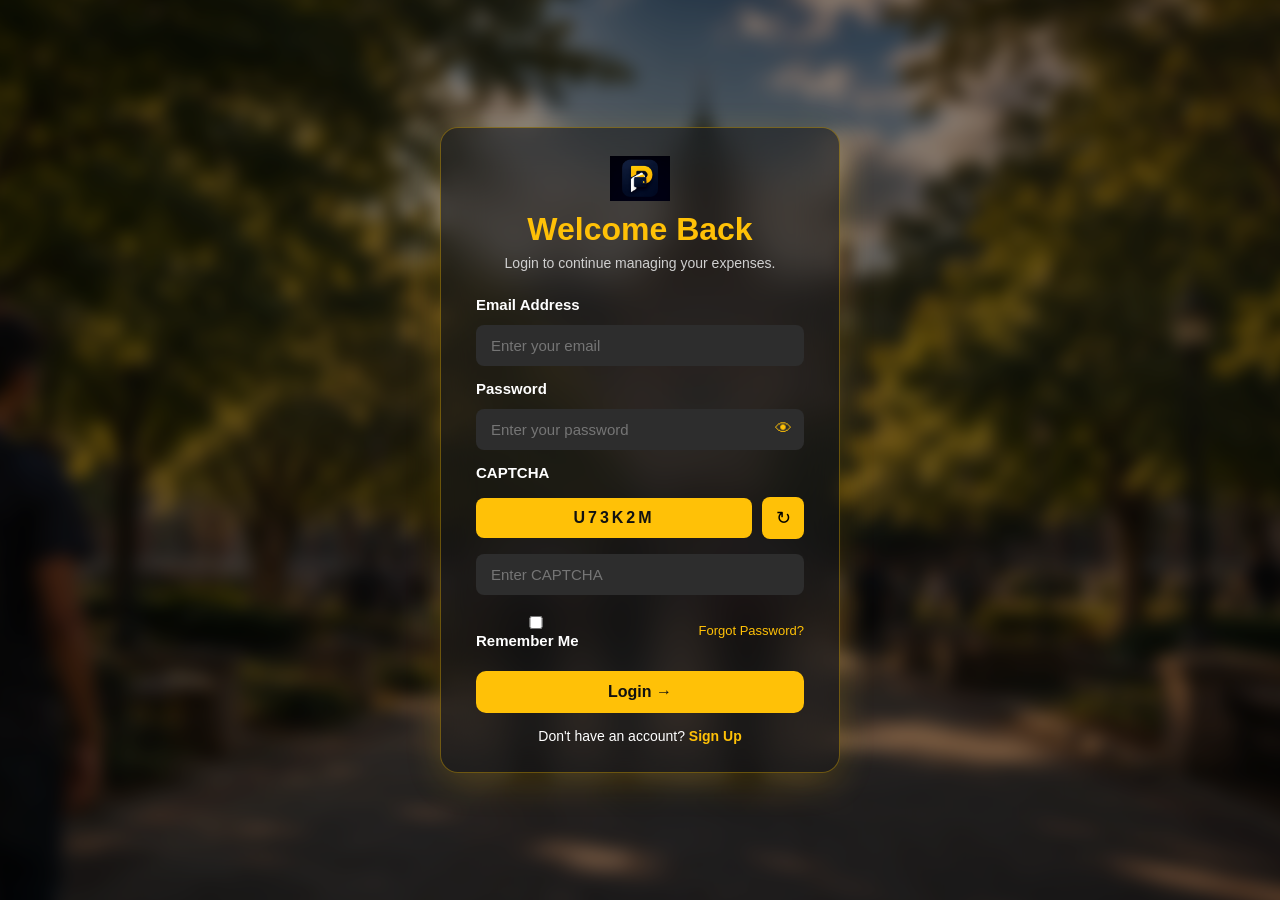
<file: html/login.html>
<!DOCTYPE html>
<html lang="en">
<head>
    <meta charset="UTF-8">
    <meta name="viewport" content="width=device-width, initial-scale=1.0">
    <title>PayNest | Login</title>

    <link rel="stylesheet" href="../css/login.css">
</head>

<body>

<div class="overlay"></div>

<div class="login-box">

    <img src="../images/logo.png" class="logo" alt="logo">

    <h1>Welcome Back</h1>
    <p class="subtitle">Login to continue managing your expenses.</p>

    <form onsubmit="return loginUser()">

    <label>Email Address</label>
    <input type="email" id="email" placeholder="Enter your email" required>

    <label>Password</label>

<div class="password-box">
    <input type="password" id="password"
           placeholder="Enter your password" required>

    <span class="eye" onclick="togglePassword('password', this)">👁</span>
</div>

    <label>CAPTCHA</label>

    <div class="captcha-box">
        <div class="captcha" id="captchaText">A7K9XQ</div>

        <button type="button" class="refresh" onclick="refreshCaptcha()">
            ↻
        </button>
    </div>

    <input type="text" id="captchaInput"
           placeholder="Enter CAPTCHA" required>

    <div class="options">
        <label class="remember">
            <input type="checkbox">
            Remember Me
        </label>

        <a href="#" onclick="forgotPassword(); return false;">
            Forgot Password?
        </a>
    </div>

    <button type="submit" class="login-btn">
        Login →
    </button>

</form>

    <p class="signup">
        Don't have an account?
        <a href="signup.html">Sign Up</a>
    </p>

</div>
<script src="../javascript/login.js"></script>
<script src="../javascript/common.js"></script>
</body>
</html>
</file>
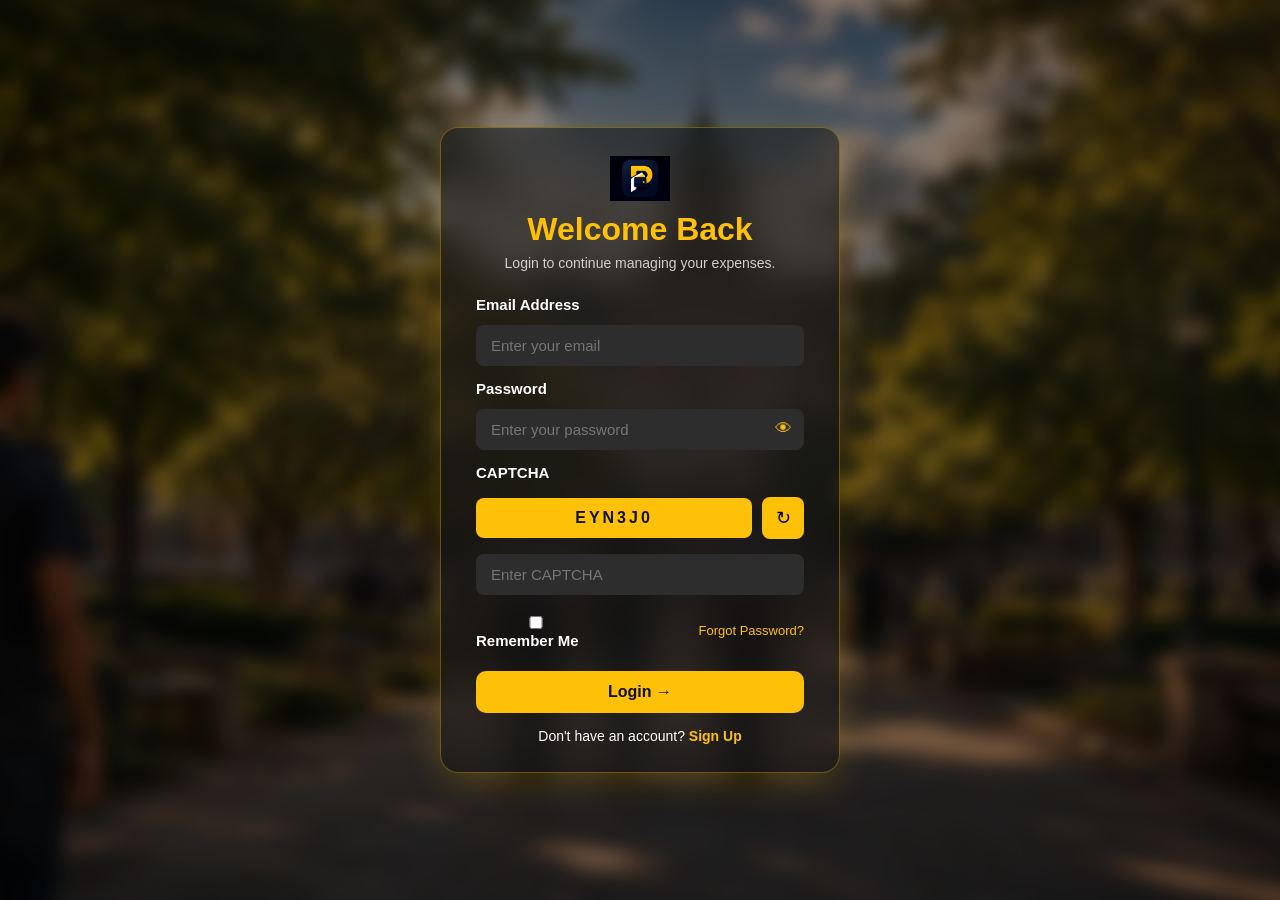
<file: html/profile.html>
<!DOCTYPE html>
<html lang="en">

<head>
    <meta charset="UTF-8">
    <meta name="viewport" content="width=device-width, initial-scale=1.0">

    <title>PayNest - Profile</title>

    <link rel="stylesheet" href="../css/profile.css">

    <link rel="stylesheet"
        href="https://cdnjs.cloudflare.com/ajax/libs/font-awesome/6.5.2/css/all.min.css">
</head>

<body>

    <div class="bg-overlay"></div>

    <!-- ================= NAVBAR ================= -->

    <header class="navbar">

        <div class="logo">
            <div class="logo-icon"></div>

            <div class="logo-text">
                <strong>
                    <span>Pay</span>
                    <span style="color: #f5b700;">Nest</span>
                </strong>

                <small>Smart Spend. Bright Future.</small>
            </div>
        </div>

        <input type="checkbox" id="menu-toggle">

        <label for="menu-toggle" class="hamburger">☰</label>

        <div class="nav-menu">

            <nav class="nav-links">
                <a href="home.html">🏠 Home</a>
                <a href="dashboard.html">📊 Dashboard</a>
                <a href="expenses.html">💸 Expenses</a>
                <a href="budget.html">🎯 Budget</a>
                <a href="savings.html">🌱 Savings</a>
                <a href="about.html">💬 About Us</a>
                <a href="contact.html">🤖 Contact Us</a>
            </nav>

            <div class="nav-buttons">

                <button class="btn-theme" type="button" title="Change Theme">
                    🌙
                </button>

                <button class="btn-profile" onclick="goToProfile()">
                    👤 Profile
                </button>

                <button class="btn-outline" onclick="goToLogin()">
                    Log In
                </button>

                <button class="btn-yellow" onclick="goToSignup()">
                    Sign Up
                </button>

            </div>
        </div>

    </header>


    <!-- ================= MAIN ================= -->

    <main class="container">

        <!-- ================= PAGE HEADER ================= -->

        <section class="page-header">

            <div class="page-title">

                <div class="title-icon">
                    <i class="fa-regular fa-user"></i>
                </div>

                <div>
                    <h1>My Profile</h1>
                    <p>Manage your PayNest account and preferences</p>
                </div>

            </div>

        </section>


        <!-- ================= PROFILE CARD ================= -->

        <section class="profile-card">

            <div class="avatar-section">

                <!-- Loaded dynamically using profile.js -->
                <div class="avatar"></div>

                <button class="camera-btn" type="button" title="Change Profile Picture">
                    <i class="fa-solid fa-camera"></i>
                </button>

            </div>


            <div class="profile-info">

                <div class="name-row">

                    <!-- User name loaded dynamically -->
                    <h2>Loading...</h2>

                    <span class="student-badge">Student</span>

                </div>


                <div class="contact-info">

                    <p>
                        <i class="fa-regular fa-envelope"></i>
                        --
                    </p>

                    <p>
                        <i class="fa-solid fa-phone"></i>
                        --
                    </p>

                    <p>
                        <i class="fa-solid fa-building-columns"></i>
                        --
                    </p>

                    <p>
                        <i class="fa-solid fa-book-open"></i>
                        --
                    </p>

                </div>

            </div>


            <div class="profile-action">

                <button class="edit-btn" type="button">

                    <i class="fa-solid fa-pen"></i>

                    <span>Edit Profile</span>

                </button>

            </div>

        </section>


        <!-- ================= PERSONAL INFORMATION ================= -->

        <section class="content-card">

            <div class="section-header">

                <div class="section-heading">

                    <i class="fa-regular fa-user"></i>

                    <div>
                        <h2>Personal Information</h2>
                    </div>

                </div>

                <button class="small-edit" type="button">
                    <i class="fa-solid fa-pen"></i>
                    Edit
                </button>

            </div>


            <div class="personal-grid">

                <!-- FULL NAME -->

                <div class="field">

                    <label>
                        <i class="fa-regular fa-user"></i>
                        Full Name
                    </label>

                    <div class="input-box">
                        <i class="fa-regular fa-user"></i>
                        <span>--</span>
                    </div>

                </div>


                <!-- EMAIL -->

                <div class="field">

                    <label>
                        <i class="fa-regular fa-envelope"></i>
                        Email Address
                    </label>

                    <div class="input-box">
                        <i class="fa-regular fa-envelope"></i>
                        <span>--</span>
                    </div>

                </div>


                <!-- PHONE -->

                <div class="field">

                    <label>
                        <i class="fa-solid fa-phone"></i>
                        Phone Number
                    </label>

                    <div class="input-box">
                        <i class="fa-solid fa-phone"></i>
                        <span>--</span>
                    </div>

                </div>


                <!-- COLLEGE -->

                <div class="field">

                    <label>
                        <i class="fa-solid fa-building-columns"></i>
                        College / University
                    </label>

                    <div class="input-box">
                        <i class="fa-solid fa-building-columns"></i>
                        <span>--</span>
                    </div>

                </div>


                <!-- COURSE -->

                <div class="field">

                    <label>
                        <i class="fa-solid fa-book-open"></i>
                        Course
                    </label>

                    <div class="input-box">
                        <i class="fa-solid fa-book-open"></i>
                        <span>--</span>
                    </div>

                </div>


                <!-- STUDENT ID -->

                <div class="field">

                    <label>
                        <i class="fa-regular fa-id-card"></i>
                        Student ID
                    </label>

                    <div class="input-box">
                        <i class="fa-regular fa-id-card"></i>
                        <span>--</span>
                    </div>

                </div>


                <!-- CURRENCY -->

                <div class="field">

                    <label>
                        <i class="fa-solid fa-indian-rupee-sign"></i>
                        Currency
                    </label>

                    <div class="input-box">
                        <i class="fa-solid fa-indian-rupee-sign"></i>
                        <span>--</span>
                    </div>

                </div>


                <!-- MEMBER SINCE -->

                <div class="field">

                    <label>
                        <i class="fa-regular fa-calendar"></i>
                        Member Since
                    </label>

                    <div class="input-box">
                        <i class="fa-regular fa-calendar"></i>
                        <span>--</span>
                    </div>

                </div>

            </div>

        </section>


        <!-- ================= PREFERENCES ================= -->

        <section class="content-card">

            <div class="section-header">

                <div class="section-heading">
                    <i class="fa-solid fa-gear"></i>
                    <h2>Preferences</h2>
                </div>

            </div>


            <div class="preferences-grid">

                <!-- CURRENCY -->

                <div class="preference">

                    <label>Currency</label>

                    <div class="select-box">

                        <select class="preference-select">

                            <option value="INR">₹ INR</option>
                            <option value="USD">$ USD</option>
                            <option value="EUR">€ EUR</option>
                            <option value="GBP">£ GBP</option>
                            <option value="JPY">¥ JPY</option>

                        </select>

                        <i class="fa-solid fa-chevron-down"></i>

                    </div>

                    <small>Choose your default currency</small>

                </div>


                <!-- THEME -->

                <div class="preference">

                    <label>Theme</label>

                    <div class="select-box">

                        <select class="preference-select">

                            <option value="light">☀ Light</option>
                            <option value="dark">🌙 Dark</option>
                            <option value="system">⚙ System</option>

                        </select>

                        <i class="fa-solid fa-chevron-down"></i>

                    </div>

                    <small>Choose your preferred theme</small>

                </div>


                <!-- NOTIFICATIONS -->

                <div class="preference notification-preference">

                    <label>Notifications</label>

                    <div class="notification-setting">

                        <div class="notification-icon">
                            <i class="fa-regular fa-bell"></i>
                        </div>

                        <label class="switch">

                            <input type="checkbox" checked>

                            <span class="slider"></span>

                        </label>

                    </div>

                    <small>Receive important updates and alerts</small>

                </div>

            </div>


            <div class="save-row">

                <button class="save-btn" type="button">

                    <i class="fa-regular fa-floppy-disk"></i>

                    Save Changes

                </button>

            </div>

        </section>


        <!-- ================= CHANGE PASSWORD ================= -->

        <section class="content-card password-card">

            <div class="section-header">

                <div class="section-heading">
                    <i class="fa-solid fa-lock"></i>
                    <h2>Change Password</h2>
                </div>

            </div>


            <div class="password-grid">

                <!-- CURRENT PASSWORD -->

                <div class="password-field">

                    <label>Current Password</label>

                    <div class="password-input">

                        <i class="fa-solid fa-lock"></i>

                        <input
                            type="password"
                            placeholder="Enter current password"
                            autocomplete="current-password"
                        >

                        <i class="fa-regular fa-eye"></i>

                    </div>

                </div>


                <!-- NEW PASSWORD -->

                <div class="password-field">

                    <label>New Password</label>

                    <div class="password-input">

                        <i class="fa-solid fa-lock"></i>

                        <input
                            type="password"
                            placeholder="Enter new password"
                            autocomplete="new-password"
                        >

                        <i class="fa-regular fa-eye"></i>

                    </div>

                    <small>
                        Minimum 8 characters, including uppercase,
                        lowercase and a number
                    </small>

                </div>


                <!-- CONFIRM PASSWORD -->

                <div class="password-field">

                    <label>Confirm Password</label>

                    <div class="password-input">

                        <i class="fa-solid fa-lock"></i>

                        <input
                            type="password"
                            placeholder="Confirm new password"
                            autocomplete="new-password"
                        >

                        <i class="fa-regular fa-eye"></i>

                    </div>

                </div>

            </div>


            <div class="password-action">

                <button class="update-password-btn" type="button">

                    <i class="fa-solid fa-lock"></i>

                    Update Password

                </button>

            </div>

        </section>


        <!-- ================= DATA MANAGEMENT ================= -->

        <section class="content-card">

            <div class="section-header">

                <div class="section-heading">
                    <i class="fa-solid fa-database"></i>
                    <h2>Data Management</h2>
                </div>

            </div>


            <div class="data-grid">

                <!-- EXPORT DATA -->

                <div class="data-box export-box">

                    <div class="data-icon">
                        <i class="fa-solid fa-download"></i>
                    </div>

                    <div class="data-info">

                        <h3>Export Data</h3>

                        <p>Download your profile data in CSV format</p>

                        <button class="export-btn" type="button">
                            Export CSV
                        </button>

                    </div>

                </div>


                <!-- RESET DATA -->

                <div class="data-box reset-box">

                    <div class="data-icon">
                        <i class="fa-regular fa-trash-can"></i>
                    </div>

                    <div class="data-info">

                        <h3>Reset Financial Data</h3>

                        <p>
                            Reset saved financial data.
                            This action cannot be undone.
                        </p>

                        <button class="reset-btn" type="button">
                            Reset Data
                        </button>

                    </div>

                </div>

            </div>

        </section>


        <!-- ================= LOGOUT ================= -->

        <section class="logout-card">

            <div class="logout-info">

                <div class="logout-icon">
                    <i class="fa-solid fa-power-off"></i>
                </div>

                <div>
                    <h3>Logout</h3>
                    <p>Sign out of your PayNest account</p>
                </div>

            </div>

            <button class="logout-btn" type="button">
                Logout
            </button>

        </section>

    </main>


    <!-- ================= FOOTER ================= -->

    <footer class="footer">

        <div class="footer-brand">

            <div class="footer-logo"></div>

            <div>
                <h3>Pay<span>Nest</span></h3>
                <p>Smart Spend. Bright Future.</p>
            </div>

        </div>


        <div class="footer-links">

            <div>
                <h4>Quick Links</h4>

                <a href="home.html">Home</a>
                <a href="dashboard.html">Dashboard</a>
                <a href="expenses.html">Expenses</a>
            </div>

            <div>
                <h4>More</h4>

                <a href="budget.html">Budget</a>
                <a href="savings.html">Savings</a>
                <a href="about.html">About Us</a>
            </div>

            <div>
                <h4>Support</h4>

                <a href="contact.html">Contact Us</a>
                <a href="#">Privacy Policy</a>
                <a href="#">Terms & Conditions</a>
            </div>

        </div>


        <div class="footer-bottom">
            © 2026 PayNest. All rights reserved.
        </div>

    </footer>


    <!-- ================= JAVASCRIPT ================= -->
    <script src="../javascript/common.js"></script>
    <script src="../javascript/profile.js"></script>

</body>
</html>
</file>
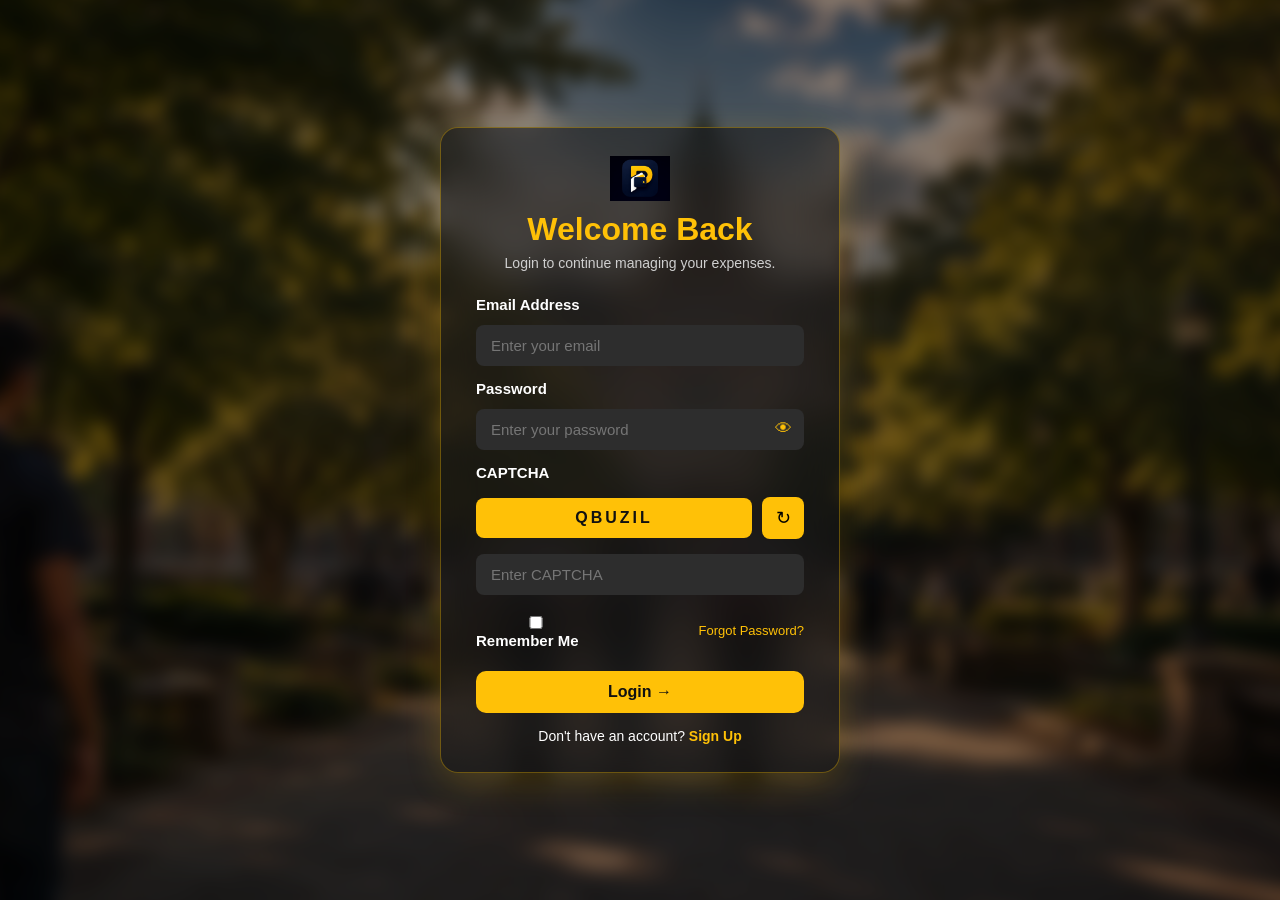
<file: html/savings.html>
<!DOCTYPE html>

<html lang="en">
<head>
<meta charset="utf-8"/>
<meta content="width=device-width, initial-scale=1.0" name="viewport"/>
<title>PayNest - My Savings</title>
<link href="../css/savings.css" rel="stylesheet"/>
<link href="https://cdnjs.cloudflare.com/ajax/libs/font-awesome/6.4.0/css/all.min.css" rel="stylesheet"/>
</head>
<body>
<div class="bg-overlay"></div>
<header class="navbar">
<div class="logo">
<div class="logo-icon"></div>
<div class="logo-text">
<strong><span>Pay</span><span style="color: #f5b700;">Nest</span></strong>
<small>Smart Spend. Bright Future.</small>
</div>
</div>
<input id="menu-toggle" type="checkbox"/>
<label class="hamburger" for="menu-toggle">☰</label>
<div class="nav-menu">
<nav class="nav-links">
<a href="home.html">🏠 Home</a>
<a href="dashboard.html">📊 Dashboard</a>
<a href="expenses.html">💸 Expenses</a>
<a href="budget.html">🎯 Budget</a>
<a class="active" href="savings.html">🌱 Savings</a>
<a href="about.html">💬 About Us</a>
<a href="contact.html">🤖 Contact Us</a>
</nav>
<div class="nav-buttons">
<button class="btn-theme" type="button">🌙</button>
<button class="btn-profile" onclick="goToProfile()">
        👤 Profile
    </button>
<button class="btn-outline" onclick="goToLogin()">
        Log In
    </button>
<button class="btn-yellow" onclick="goToSignup()">
        Sign Up
    </button>
</div>
</div>
</header>
<!-- MAIN CONTENT CONTAINER -->
<main class="main-container">
<!-- PAGE HEADER -->
<div class="page-header">
<div class="header-title">
<h1>My Savings</h1>
<p>Track your savings goals and build a better future.</p>
</div>
<button class="btn-yellow" onclick="newGoal()"><i class="fa-solid fa-plus"></i> New Goal</button>
</div>
<!-- TOP STATS CARDS -->
<section class="stats-row">
<div class="stat-card">
<div class="stat-icon icon-green">
<i class="fa-solid fa-piggy-bank"></i>
</div>
<div class="stat-content">
<small>Total Saved</small>
<h2 id="totalSaved">₹0</h2>
<span class="sub-text">Across all goals</span>
</div>
<div class="sparkline green-spark"><i class="fa-solid fa-chart-line"></i></div>
</div>
<div class="stat-card">
<div class="stat-icon icon-blue">
<i class="fa-solid fa-bullseye"></i>
</div>
<div class="stat-content">
<small>Total Target</small>
<h2 id="totalTarget">₹0</h2>
<span class="sub-text">Across all goals</span>
</div>
<div class="sparkline blue-spark"><i class="fa-solid fa-chart-line"></i></div>
</div>
<div class="stat-card">
<div class="stat-icon icon-purple">
<i class="fa-solid fa-trophy"></i>
</div>
<div class="stat-content">
<small>Total Goals</small>
<h2 id="totalGoals">0</h2>
<span class="sub-text">Savings goals created</span>
</div>
<div class="sparkline purple-spark"><i class="fa-solid fa-chart-line"></i></div>
</div>
</section>
<!-- SAVINGS GOALS CONTAINER -->
<section class="content-block"><h2 class="block-title">Overall Savings Progress</h2><div class="amount-wrap"><strong id="overallSaved">₹0</strong> <span class="muted-text">/ <span id="overallTarget">₹0</span></span></div><div class="progress-bar-container"><div class="progress-bar fill-yellow" id="overallProgress" style="width:0%"></div></div><small class="progress-percent" id="overallPercent">0% completed</small></section><section class="content-block">
<h2 class="block-title">Savings Goals</h2>
<div class="goals-list" id="goalsList">Create your first savings goal using + New Goal.</div>
</section><section class="content-block"><h2 class="block-title">Recent Savings Activity</h2><div aria-live="polite" id="savingsActivity">No savings activity yet.</div></section>
<!-- SMART SAVING STRATEGIES -->
<section class="content-block">
<h2 class="block-title">Smart Saving Strategies</h2>
<div class="strategies-grid">
<div class="strategy-card">
<div class="strategy-icon icon-green"><i class="fa-solid fa-wallet"></i></div>
<h3>Track Daily Expenses</h3>
<p>Track your daily spending to find areas where you can save more.</p>
</div>
<div class="strategy-card">
<div class="strategy-icon icon-blue"><i class="fa-solid fa-piggy-bank"></i></div>
<h3>Save First, Spend Later</h3>
<p>Set aside a portion of your income for savings before spending on wants.</p>
</div>
<div class="strategy-card">
<div class="strategy-icon icon-purple"><i class="fa-regular fa-calendar-check"></i></div>
<h3>Automate Your Savings</h3>
<p>Enable auto transfer to your savings goal and stay consistent.</p>
</div>
<div class="strategy-card">
<div class="strategy-icon icon-orange"><i class="fa-solid fa-percent"></i></div>
<h3>Avoid Impulse Spending</h3>
<p>Wait 24 hours before buying non-essential items. You'll save more!</p>
</div>
</div>
</section>
</main>
<footer class="footer">
<div class="footer-brand">
<div class="footer-logo"></div>
<div>
<h3>Pay<span>Nest</span></h3>
<p>Smart. Spend. Bright Future.</p>
</div>
</div>
<div class="footer-links">
<div>
<h4>Quick Links</h4>
<a href="home.html">Home</a>
<a href="dashboard.html">Dashboard</a>
<a href="expenses.html">Expenses</a>
</div>
<div>
<h4>More</h4>
<a href="budget.html">Budget</a>
<a href="savings.html">Savings</a>
<a href="about.html">About Us</a>
</div>
<div>
<h4>Support</h4>
<a href="contact.html">Contact Us</a>
<a href="#">Privacy Policy</a>
<a href="#">Terms &amp; Conditions</a>
</div>
</div>
<div class="footer-bottom">
        © 2026 PayNest. All rights reserved.
    </div>
</footer>
<script src="../javascript/common.js"></script>
<script src="../javascript/savings.js"></script>
</body>
</html>
</file>
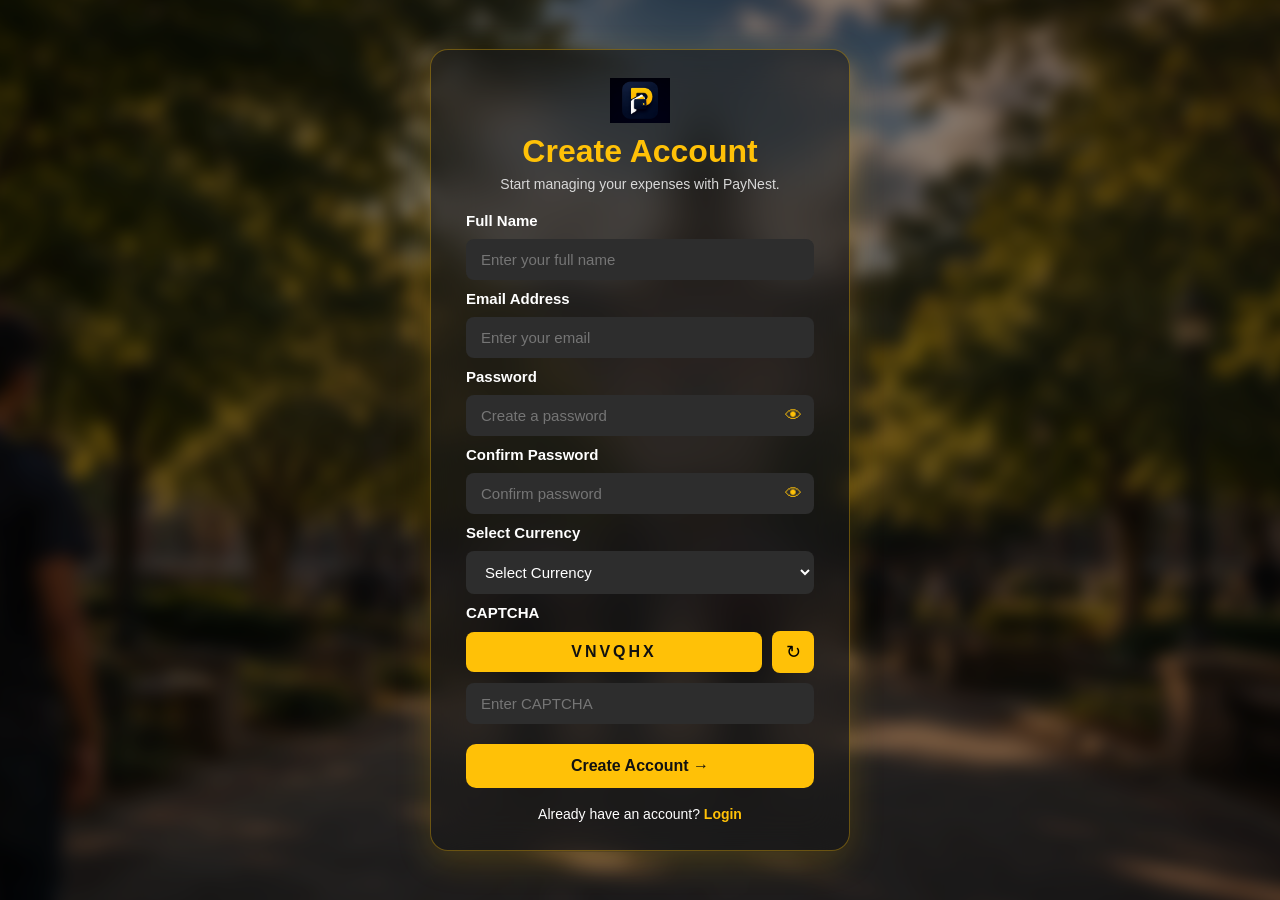
<file: html/signup.html>
<!DOCTYPE html>
<html lang="en">

<head>
    <meta charset="UTF-8">
    <meta name="viewport" content="width=device-width, initial-scale=1.0">
    <title>PayNest | Sign Up</title>

    <link rel="stylesheet" href="../css/signup.css">
</head>

<body>

    <div class="overlay"></div>

    <div class="signup-box">

        <img src="../images/logo.png" alt="PayNest Logo" class="logo">

        <h1>Create Account</h1>

        <p class="subtitle">
            Start managing your expenses with PayNest.
        </p>

        <form onsubmit="return signupUser()">

            <label>Full Name</label>
            <input type="text" id="fullName"
                   placeholder="Enter your full name" required>

            <label>Email Address</label>
            <input type="email" id="signupEmail"
                   placeholder="Enter your email" required>

            <label>Password</label>

<div class="password-box">
    <input type="password" id="signupPassword"
           placeholder="Create a password" required>

    <span class="eye" onclick="togglePassword('signupPassword', this)">👁</span>
</div>


<label>Confirm Password</label>

<div class="password-box">
    <input type="password" id="confirmPassword"
           placeholder="Confirm password" required>

    <span class="eye" onclick="togglePassword('confirmPassword', this)">👁</span>
</div>

            <label>Select Currency</label>

            <select id="currency" required>
                <option value="">Select Currency</option>
                <option value="INR">₹ Indian Rupee (INR)</option>
                <option value="USD">$ US Dollar (USD)</option>
                <option value="EUR">€ Euro (EUR)</option>
                <option value="GBP">£ Pound (GBP)</option>
                <option value="JPY">¥ Japanese Yen (JPY)</option>
            </select>

            <label>CAPTCHA</label>

            <div class="captcha-box">

                <div class="captcha" id="captchaText">P8R4MN</div>

                <button type="button" class="refresh"
                        onclick="refreshSignupCaptcha()">
                    ↻
                </button>

            </div>

            <input type="text" id="signupCaptcha"
                   placeholder="Enter CAPTCHA" required>

            <button type="submit" class="signup-btn">
                Create Account →
            </button>

        </form>

        <p class="login">
            Already have an account?
            <a href="login.html">Login</a>
        </p>

    </div>

    <script src="../javascript/signup.js"></script>
<script src="../javascript/common.js"></script>
</body>

</html>
</file>
<file: css/about.css>
/* ==========================================
   PAYNEST - ABOUT US PAGE
========================================== */

/* RESET */

* {
    margin: 0;
    padding: 0;
    box-sizing: border-box;
    font-family: Arial, sans-serif;
}

body {
    background: #050b14;
    color: #fff;
    min-height: 100vh;
}

a {
    text-decoration: none;
    color: white;
}

/* ==========================================
   NAVBAR - SAME AS DASHBOARD
========================================== */

.navbar {
    position: fixed;
    top: 0;
    left: 0;
    width: 100%;
    background: #000;
    padding: 12px 15px;
    z-index: 1000;

    display: flex;
    justify-content: space-between;
    align-items: center;
    flex-wrap: wrap;
}

/* LOGO */

.logo {
    display: flex;
    align-items: center;
    gap: 8px;
}

.logo-icon {
    width: 45px;
    height: 45px;
    background: url("../images/logo.png") center/contain no-repeat;
}

.logo-text {
    font-size: 18px;
}

.logo-text small {
    display: block;
    color: #888;
    font-size: 9px;
}

/* HAMBURGER */

#menu-toggle {
    display: none;
}

.hamburger {
    display: block;
    font-size: 25px;
    color: #f5b700;
    cursor: pointer;
    padding: 5px;
}

/* NAV MENU */

.nav-menu {
    display: none;
    width: 100%;
    flex-direction: column;
    gap: 15px;
    padding-top: 15px;
}

#menu-toggle:checked ~ .nav-menu {
    display: flex;
    animation: menuOpen .3s ease;
}

/* NAV LINKS */

.nav-links {
    display: flex;
    flex-direction: column;
    gap: 7px;
}

.nav-links a {
    color: #aaa;
    text-decoration: none;
    font-size: 13px;
    padding: 10px;
    border-radius: 8px;
    transition: .2s;
}

.nav-links a:hover,
.nav-links a.active {
    color: #f5b700;
    background: #ffffff1a;
}

/* NAV BUTTONS */

.nav-buttons {
    display: flex;
    gap: 8px;
    justify-content: center;
    flex-wrap: wrap;
}

button {
    cursor: pointer;
    border: 0;
    border-radius: 20px;
    padding: 9px 15px;
    min-height: 38px;
    font-weight: bold;
    font-size: 12px;
    transition: .2s;
}

.btn-outline,
.btn-yellow,
.btn-profile,
.btn-theme {
    background: #504f20;
    color: #fff;
    border: 1px solid #444;
}

.btn-profile {
    background: #222;
}

.btn-theme {
    padding: 8px 11px;
    border-radius: 50%;
}

.btn-outline:hover,
.btn-yellow:hover,
.btn-profile:hover,
.btn-theme:hover {
    background: #f5b700;
    color: #000;
    transform: translateY(-2px);
}

/* NAVBAR ANIMATION */

@keyframes menuOpen {
    from {
        opacity: 0;
        transform: translateY(-10px);
    }

    to {
        opacity: 1;
        transform: translateY(0);
    }
}

/* ==========================================
   MAIN GRID
========================================== */

.main {
    width: 92%;
    max-width: 1400px;
    margin: auto;
    padding: 95px 10px 20px;

    display: grid;
    grid-template-columns: 1fr;
    gap: 20px;
}

/* ==========================================
   HERO SECTION
========================================== */

.hero {
    grid-column-start: 1;

    display: grid;
    grid-template-columns: 1fr;
    align-items: center;

    min-height: 350px;
    padding: 35px 25px;
    border-radius: 0 0 18px 18px;

    background:
        linear-gradient(
            90deg,
            #07101c,
            rgba(7, 16, 28, .11)
        ),
        url("../images/WhatsApp\ Image\ 2026-08-18\ at\ 10.08.21\ PM.jpeg");

    background-size: cover;
    background-position: center;
}

.hero-text {
    grid-column-start: 1;
}

.label {
    color: #7185d9;
    font-size: 11px;
    letter-spacing: 2px;
    margin-bottom: 12px;
}

.hero h1 {
    font-size: 30px;
    line-height: 1.2;
}

.hero h1 span {
    color: #ffbd00;
}

.hero hr {
    width: 70px;
    height: 3px;
    margin: 15px 0;
    border: 0;
    background: #ffbd00;
}

.hero-text > p:last-child {
    color: #ccc;
    font-size: 12px;
    line-height: 1.6;
}

/* ==========================================
   PURPOSE SECTION
========================================== */

.purpose {
    grid-column-start: 1;

    display: grid;
    grid-template-columns: 1fr;
    gap: 20px;

    padding: 28px 22px;
    background: #0d1826;
    border-left: 4px solid #ffbd00;
    border-radius: 16px;
}

.purpose-heading,
.purpose-text {
    grid-column-start: 1;
}

.purpose-heading h2 {
    font-size: 26px;
    line-height: 1.1;
}

.purpose-heading span {
    color: #ffbd00;
}

.purpose-text p {
    color: #ccc;
    font-size: 13px;
    line-height: 1.7;
}

/* ==========================================
   MISSION / VISION
========================================== */

.mission {
    grid-column-start: 1;

    display: grid;
    grid-template-columns: 1fr;

    background: #09121e;
    border: 1px solid #1c2938;
    border-radius: 16px;
}

.mission-box,
.vision-box {
    display: grid;
    grid-template-columns: 42px 1fr;
    gap: 15px;
    padding: 25px 20px;
}

.vision-box {
    border-top: 1px solid #293442;
}

.mission-box h2,
.vision-box h2 {
    font-size: 16px;
    margin-bottom: 7px;
}

.mission-box p,
.vision-box p {
    color: #aaa;
    font-size: 12px;
    line-height: 1.6;
}

/* ==========================================
   ICONS
========================================== */

.icon,
.feature-icon {
    display: grid;
    place-items: center;
    border-radius: 50%;
}

.icon {
    width: 42px;
    height: 42px;
    color: #b36cff;
    background: #302052;
}

.icon.green,
.feature-icon.green {
    color: #4bdd79;
    background: #173722;
}

/* ==========================================
   WHY STUDENTS LOVE PAYNEST
========================================== */

.why {
    grid-column-start: 1;
    display: grid;
    gap: 15px;
}

.why > h2 {
    text-align: center;
    font-size: 19px;
}

.why > h2 span {
    color: #ffbd00;
}

.why-grid {
    display: grid;
    grid-template-columns: 1fr;
    gap: 12px;
}

.feature {
    padding: 20px;
    background: #09121e;
    border: 1px solid #1c2938;
    border-radius: 15px;
    transition: .25s;
}

.feature:hover {
    transform: translateY(-3px);
    border-color: #f5b70055;
}

.feature-icon {
    width: 40px;
    height: 40px;
    margin-bottom: 12px;
    color: #b36cff;
    background: #302052;
}

.feature-icon.yellow {
    color: #ffbd00;
    background: #403716;
}

.feature-icon.blue {
    color: #4c9cff;
    background: #172d52;
}

.feature h3 {
    font-size: 15px;
    margin-bottom: 7px;
}

.feature p {
    color: #999;
    font-size: 12px;
    line-height: 1.6;
}

/* ==========================================
   QUOTE SECTION
========================================== */

.quote {
    grid-column-start: 1;

    display: grid;
    grid-template-columns: 1fr;
    align-items: center;

    min-height: 180px;
    padding: 25px;
    border-radius: 17px;

    background:
        linear-gradient(
            90deg,
            rgba(5, 12, 21, .55),
            rgba(5, 12, 21, .11)
        ),
        url("../images/image_bottom.jpeg");

    background-size: cover;
    background-position: center;
}

.quote-mark {
    color: #ffbd00;
    font-size: 40px;
}

.quote h2 {
    font-size: 18px;
    line-height: 1.4;
}

.author {
    color: #ffbd00;
    font-size: 11px;
    margin-top: 7px;
}

/* ==========================================
   FOOTER
========================================== */

.footer {
    display: grid;
    grid-template-columns: 1fr;
    gap: 25px;

    max-width: 1400px;
    margin: auto;
    padding: 30px 10px 15px;

    border-top: 1px solid #202731;
}

.footer-brand {
    display: flex;
    align-items: center;
    gap: 12px;
}

.footer-logo {
    width: 45px;
    height: 45px;
    background: url("../images/logo.png") center/contain no-repeat;
}

.footer-brand h3 {
    font-size: 18px;
}

.footer-brand h3 span {
    color: #f5b700;
}

.footer-brand p {
    color: #777;
    font-size: 10px;
    margin-top: 3px;
}

.footer-links {
    display: grid;
    grid-template-columns: repeat(3, 1fr);
    gap: 15px;
}

.footer-links h4 {
    font-size: 12px;
    margin-bottom: 10px;
}

.footer-links a {
    display: block;
    color: #888;
    font-size: 11px;
    margin-bottom: 7px;
    transition: .2s;
}

.footer-links a:hover {
    color: #f5b700;
}

.footer-bottom {
    grid-column: 1 / -1;
    border-top: 1px solid #1b222b;
    padding-top: 15px;
    color: #666;
    font-size: 10px;
    text-align: center;
}

/* ==========================================
   LIGHT THEME
========================================== */

body.light-theme {
    background: #f4f6fa;
    color: #17202c;
}

.light-theme .navbar {
    background: #fff;
    border-bottom: 1px solid #ddd;
}

.light-theme .nav-links a {
    color: #333;
}

.light-theme .nav-links a:hover,
.light-theme .nav-links a.active {
    color: #b88600;
    background: #fff3c4;
}

.light-theme .logo-text small {
    color: #666;
}

.light-theme .purpose,
.light-theme .mission,
.light-theme .feature {
    background: #fff;
    border-color: #ddd;
}

.light-theme .purpose-text p,
.light-theme .mission p,
.light-theme .feature p {
    color: #555;
}

.light-theme .purpose-heading h2,
.light-theme .mission h2,
.light-theme .feature h3,
.light-theme .why h2 {
    color: #17202c;
}

.light-theme .purpose-heading span,
.light-theme .why h2 span {
    color: #b88600;
}

.light-theme .vision-box {
    border-color: #ddd;
}

.light-theme .footer {
    border-color: #ddd;
}

.light-theme .footer-links h4,
.light-theme .footer-brand h3 {
    color: #17202c;
}

.light-theme .footer-links a {
    color: #555;
}

.light-theme .footer-links a:hover {
    color: #b88600;
}

.light-theme .footer-bottom {
    border-color: #ddd;
    color: #666;
}

.light-theme .btn-profile {
    background: #e8e8e8;
    color: #222;
}

.light-theme .btn-theme,
.light-theme .btn-outline,
.light-theme .btn-yellow {
    background: #fff3c4;
    color: #222;
    border-color: #ddd;
}

/* ==========================================
   TABLET
========================================== */

@media (min-width: 600px) {

    .main {
        padding: 105px 20px 25px;
        grid-template-columns: repeat(2, 1fr);
    }

    .hero,
    .purpose,
    .mission,
    .why,
    .quote {
        grid-column: 1 / 3;
    }

    .hero {
        grid-template-columns: 1fr 1fr;
        padding: 40px;
    }

    .hero-text {
        grid-column-start: 1;
    }

    .purpose {
        grid-template-columns: 2fr 8fr;
    }

    .purpose-heading {
        grid-column-start: 1;
    }

    .purpose-text {
        grid-column-start: 2;
    }

    .mission {
        grid-template-columns: 1fr 1fr;
    }

    .vision-box {
        border-top: 0;
        border-left: 1px solid #293442;
    }

    .why-grid {
        grid-template-columns: repeat(2, 1fr);
    }

    .quote {
        grid-template-columns: 1fr 1fr;
    }

    .footer {
        grid-template-columns: 1fr 1fr;
    }

    .footer-bottom {
        grid-column: 1 / 3;
    }
}

/* ==========================================
   DESKTOP
========================================== */

@media (min-width: 992px) {

    body {
        padding: 0;
    }

    /* NAVBAR */

    .navbar {
        padding: 12px 25px;
    }

    .hamburger {
        display: none;
    }

    .nav-menu {
        display: flex !important;
        flex: 1;
        width: auto;
        flex-direction: row;
        justify-content: space-between;
        align-items: center;
        gap: 15px;
        padding: 0;
        margin-left: 30px;
    }

    .nav-links {
        display: flex;
        flex-direction: row;
        gap: 20px;
        align-items: center;
    }

    .nav-buttons {
        display: flex;
        flex-wrap: nowrap;
        gap: 8px;
    }

    /* MAIN */

    .main {
        padding: 110px 0 30px;
        grid-template-columns: repeat(12, 1fr);
        gap: 25px;
    }

    .hero,
    .purpose,
    .mission,
    .why,
    .quote {
        grid-column: 1 / 13;
    }

    /* HERO */

    .hero {
        grid-template-columns: 1fr 1fr;
        min-height: 380px;
        padding: 45px;
    }

    .hero-text {
        grid-column-start: 1;
    }

    .hero h1 {
        font-size: 42px;
    }

    /* PURPOSE */

    .purpose {
        grid-template-columns: 2fr 8fr;
        padding: 35px 45px;
    }

    .purpose-heading {
        grid-column-start: 1;
    }

    .purpose-text {
        grid-column-start: 2;
    }

    /* MISSION / VISION */

    .mission {
        grid-template-columns: 1fr 1fr;
    }

    .vision-box {
        border-top: 0;
        border-left: 1px solid #293442;
    }

    /* FEATURES */

    .why-grid {
        grid-template-columns: repeat(4, 1fr);
    }

    /* QUOTE */

    .quote {
        grid-template-columns: 1fr 1fr;
        padding: 30px 45px;
    }

    /* FOOTER */

    .footer {
        grid-template-columns: 1.1fr 2fr;
        gap: 40px;
        padding: 30px 5px 15px;
    }

    .footer-links {
        grid-template-columns: repeat(3, 1fr);
        gap: 30px;
    }

    .footer-bottom {
        grid-column: 1 / 3;
    }
}

/* ==========================================
   SMALL MOBILE
========================================== */

@media (max-width: 400px) {

    .navbar {
        padding: 10px;
    }

    .logo-icon {
        width: 40px;
        height: 40px;
    }

    .logo-text {
        font-size: 15px;
    }

    .main {
        width: 100%;
        padding: 90px 10px 20px;
    }

    .hero {
        padding: 30px 18px;
    }

    .hero h1 {
        font-size: 26px;
    }

    .purpose {
        padding: 24px 18px;
    }

    .mission-box,
    .vision-box {
        padding: 20px 15px;
    }

    .nav-buttons {
        justify-content: center;
        gap: 6px;
    }

    .nav-buttons button {
        padding: 8px 10px;
        font-size: 11px;
    }

    .footer-links {
        grid-template-columns: repeat(2, 1fr);
        gap: 20px 10px;
    }
}

/* ==========================================
   LIGHT THEME NAVBAR CONSISTENCY
   Keep PayNest navbar dark in both themes.
   ========================================== */
body.light-theme .navbar {
    background: #000;
    border-bottom: 1px solid #222;
}
body.light-theme .nav-links a { color: #aaa; }
body.light-theme .nav-links a:hover,
body.light-theme .nav-links a.active {
    color: #f5b700;
    background: #ffffff1a;
}
body.light-theme .logo-text small { color: #888; }
body.light-theme .btn-profile { background: #222; color: #fff; border-color: #444; }
body.light-theme .btn-theme,
body.light-theme .btn-outline,
body.light-theme .btn-yellow {
    background: #504f20;
    color: #fff;
    border-color: #444;
}
body.light-theme .nav-buttons button:hover {
    background: #f5b700;
    color: #000;
}
/* Image-backed hero and quote keep their original light text. */
body.light-theme .hero,
body.light-theme .quote { color: #fff; }
</file>
<file: css/budget.css>
*{
  margin:0;
  padding:0;
  box-sizing:border-box;
  font-family:Arial,sans-serif;
}

body{
  background:url("../images/website_background.png") center/cover fixed no-repeat;
  color:#fff;
  padding:10px;
  min-height:100vh;
}

.bg-overlay{
  position:fixed;
  inset:0;
  background:rgba(12,15,18,.68);
  z-index:-1;
}

.navbar{
  position:fixed;
  top:0;
  left:0;
  width:100%;
  background:#000;
  padding:12px 15px;
  z-index:1000;
  display:flex;
  justify-content:space-between;
  align-items:center;
  flex-wrap:wrap;
}

.logo{
  display:flex;
  align-items:center;
  gap:8px;
}

.logo-icon{
  width:45px;
  height:45px;
  background:url("../images/logo.png") center/contain no-repeat;
}

.logo-text{
  font-size:18px;
}

.logo-text small{
  display:block;
  color:#888;
  font-size:9px;
}

#menu-toggle{
  display:none;
}

.hamburger{
  display:block;
  font-size:25px;
  color:#f5b700;
  cursor:pointer;
  padding:5px;
}

.nav-menu{
  display:none;
  width:100%;
  flex-direction:column;
  gap:15px;
  padding-top:15px;
}

#menu-toggle:checked~.nav-menu{
  display:flex;
  animation:menuOpen .3s ease;
}

.nav-links{
  display:flex;
  flex-direction:column;
  gap:7px;
}

.nav-links a{
  color:#aaa;
  text-decoration:none;
  font-size:13px;
  padding:10px;
  border-radius:8px;
  transition:.2s;
}

.nav-links a:hover,
.nav-links a.active{
  color:#f5b700;
  background:#ffffff1a;
}

.nav-buttons{
  display:flex;
  gap:8px;
  justify-content:center;
  flex-wrap:wrap;
}

button{
  cursor:pointer;
  border:0;
  border-radius:20px;
  padding:9px 15px;
  min-height:38px;
  font-weight:bold;
  font-size:12px;
  transition:.2s;
}

.btn-outline,
.btn-yellow,
.btn-profile,
.btn-theme{
  background:#504f20;
  color:#fff;
  border:1px solid #444;
}

.btn-profile{
  background:#222;
}

.btn-theme{
  padding:8px 11px;
  border-radius:50%;
}

.btn-outline:hover,
.btn-yellow:hover,
.btn-profile:hover,
.btn-theme:hover{
  background:#f5b700;
  color:#000;
  transform:translateY(-2px);
}

/* TOUCH FEEDBACK */

button:active,
.nav-links a:active,
.card:active,
.step-card:active,
.cta-banner:active,
.social-links a:active{
  background:#f5b700;
  color:#000;
  transform:scale(.97);
}


/* Main */

.container{
  width:100%;
  max-width:1400px;
  margin:100px auto 35px;
  padding:0 8px;
}

.page-head{
  display:flex;
  flex-direction:column;
  gap:20px;
  margin-bottom:25px;
}

.heading{
  display:flex;
  align-items:center;
  gap:12px;
}

.title-icon{
  width:42px;
  height:42px;
  display:grid;
  place-items:center;
  border-radius:10px;
  background:rgba(245,183,0,.12);
  color:#f5b700;
  font-size:22px;
}

.heading h1{
  font-size:25px;
  margin-bottom:6px;
}

.heading h1 b{
  color:#f5b700;
}

.heading p{
  color:#9aa4b2;
  font-size:13px;
  line-height:1.5;
}

.heading p br{
  display:none;
}

.actions{
  display:flex;
  flex-direction:column;
  gap:10px;
}

.month,
.set-budget{
  width:100%;
}

.month{
  padding:11px 14px;
  border-radius:8px;
  background:#12151a;
  border:1px solid #292f38;
  color:#fff;
}

.month option{
  background:#121820;
}

.set-budget{
  background:#f5b700;
  color:#000;
  border-radius:8px;
  transition:.2s;
}

.set-budget:hover{
  transform:translateY(-2px);
  box-shadow:0 5px 15px rgba(245,183,0,.25);
}

/* Summary */

.summary{
  display:grid;
  grid-template-columns:1fr;
  gap:15px;
  margin-bottom:20px;
}

.summary-card,
.card{
  background:rgba(18,21,26,.92);
  border:1px solid #222;
  border-radius:14px;
}

.summary-card{
  padding:20px;
  display:flex;
  gap:15px;
  align-items:flex-start;
  border-radius:12px;
  transition:.25s;
}

.summary-card:hover{
  transform:translateY(-2px);
  border-color:#343b45;
  box-shadow:0 6px 18px rgba(0,0,0,.2);
}

.summary-card>i{
  width:43px;
  height:43px;
  border-radius:11px;
  display:grid;
  place-items:center;
  font-size:19px;
  font-style:normal;
}

.purple{
  background:rgba(112,111,211,.15);
  color:#a55eea;
}

.red{
  background:rgba(255,71,87,.14);
  color:#ff4757;
}

.green{
  background:rgba(46,213,115,.14);
  color:#2ed573;
}

.yellow{
  background:rgba(245,183,0,.14);
  color:#f5b700;
}

.summary-card small{
  display:block;
  color:#888;
  font-size:11px;
  margin-bottom:5px;
}

.summary-card h2{
  font-size:20px;
  margin-bottom:6px;
}

.summary-card span{
  color:#777;
  font-size:11px;
}

/* Edit */

.edit{
  position:relative;
  color:#f5b700!important;
  cursor:pointer;
}

.edit:after,
.view-alerts:after{
  content:"";
  position:absolute;
  left:0;
  bottom:-3px;
  width:0;
  height:1px;
  background:#f5b700;
  transition:.25s;
}

.edit:hover:after,
.view-alerts:hover:after{
  width:100%;
}

/* Progress */

.two-col{
  display:grid;
  grid-template-columns:1fr;
  gap:18px;
  margin-bottom:20px;
}

.progress,
.alerts{
  padding:18px;
}

.progress h3,
.alerts h3{
  font-size:17px;
  margin-bottom:22px;
}

.progress-body{
  display:flex;
  flex-direction:column;
  align-items:center;
  gap:25px;
}

.donut{
  width:175px;
  height:175px;
  border-radius:50%;
  background:conic-gradient(
    #f5b700 0 223deg,
    #29313a 223deg 360deg
  );
  display:grid;
  place-items:center;
  position:relative;
}

.donut:before{
  content:"";
  position:absolute;
  width:125px;
  height:125px;
  border-radius:50%;
  background:#12151a;
}

.donut>div{
  position:relative;
  text-align:center;
}

.donut strong{
  display:block;
  font-size:30px;
}

.donut small{
  color:#888;
  font-size:11px;
}

.progress-info{
  width:100%;
  text-align:center;
}

.progress-info h2{
  font-size:25px;
  margin-bottom:15px;
}

.progress-info h2 small{
  color:#777;
  font-size:13px;
}

.bar{
  height:10px;
  background:#29313a;
  border-radius:20px;
  overflow:hidden;
  margin-bottom:14px;
}

.bar b{
  display:block;
  width:var(--value);
  height:100%;
  background:#f5b700;
  border-radius:20px;
  transform-origin:left;
  animation:load .9s ease-out;
}

@keyframes load{
  from{transform:scaleX(0)}
  to{transform:scaleX(1)}
}

.progress-info label{
  display:block;
  color:#2ed573;
  font-weight:bold;
  font-size:12px;
  margin-bottom:8px;
}

.progress-info p{
  color:#888;
  font-size:12px;
  line-height:1.5;
}

/* Alerts */

.alert{
  display:flex;
  align-items:center;
  gap:12px;
  padding:12px 0;
  border-bottom:1px solid #20262e;
}

.alert:last-of-type{
  border:0;
}

.alert i{
  width:36px;
  height:36px;
  border-radius:50%;
  display:grid;
  place-items:center;
  background:rgba(255,255,255,.08);
}

.alert b{
  display:block;
  font-size:12px;
  margin-bottom:4px;
}

.alert small{
  color:#777;
  font-size:10px;
}

.view-alerts{
  position:relative;
  display:inline-block;
  margin-top:15px;
  color:#f5b700;
  text-decoration:none;
  font-size:11px;
}

/* Sections */

.section-head{
  display:flex;
  flex-direction:column;
  gap:10px;
}

.section-head h3{
  font-size:17px;
  margin-bottom:5px;
}

.section-head>span{
  color:#777;
  font-size:11px;
}

.section-subtitle{
  color:#888;
  font-size:12px;
  line-height:1.5;
}

/* Budget Rules */

.budget-rules,
.tips{
  width:100%;
  padding:18px;
  margin-bottom:20px;
}

.budget-rules .section-head,
.tips .section-head{
  margin-bottom:20px;
}

.budget-rules-grid,
.tip-grid{
  display:grid;
  grid-template-columns:1fr;
  gap:18px;
}

.budget-rule-card,
.budget-tip{
  background:rgba(25,30,37,.95);
  border:1px solid #292f38;
  border-radius:12px;
  transition:.25s;
}

.budget-rule-card{
  min-height:170px;
  padding:22px;
}

.budget-rule-card:hover,
.budget-tip:hover{
  transform:translateY(-2px);
  background:rgba(29,34,42,.98);
  border-color:#3a424d;
  box-shadow:0 6px 18px rgba(0,0,0,.2);
}

.rule-icon{
  width:45px;
  height:45px;
  border-radius:11px;
  display:grid;
  place-items:center;
  font-size:19px;
  margin-bottom:15px;
}

.rule-blue{
  background:rgba(30,144,255,.14);
  color:#1e90ff;
}

.rule-yellow{
  background:rgba(245,183,0,.14);
  color:#f5b700;
}

.rule-green{
  background:rgba(46,213,115,.14);
  color:#2ed573;
}

.budget-rule-card h4{
  font-size:15px;
  margin-bottom:7px;
}

.budget-rule-card p,
.budget-tip p{
  color:#8d96a3;
  font-size:12px;
  line-height:1.55;
}

/* Tips */

.tips{
  margin-bottom:30px;
}

.budget-tip{
  min-height:175px;
  padding:22px;
  display:flex;
  gap:15px;
  align-items:flex-start;
}

.tip-number{
  width:42px;
  height:42px;
  min-width:42px;
  border-radius:50%;
  display:grid;
  place-items:center;
  background:rgba(245,183,0,.15);
  color:#f5b700;
  font-weight:bold;
  font-size:12px;
}

.budget-tip b{
  display:block;
  font-size:14px;
  margin-bottom:8px;
}

.budget-tip p{
  font-size:11px;
  margin-bottom:12px;
}

.tip-highlight{
  color:#f5b700;
  font-size:10px;
  font-weight:bold;
}

/* Footer */

.footer{
  border-top:1px solid #202731;
  padding:30px 5px 15px;
  display:grid;
  grid-template-columns:1fr;
  gap:25px;
  max-width:1400px;
  margin:auto;
}

.footer-brand{
  display:flex;
  align-items:center;
  gap:12px;
}

.footer-logo{
  width:45px;
  height:45px;
  background:url("../images/logo.png") center/contain no-repeat;
}

.footer-brand h3{
  font-size:18px;
}

.footer-brand h3 span{
  color:#f5b700;
}

.footer-brand p{
  color:#777;
  font-size:10px;
  margin-top:3px;
}

.footer-links{
  display:grid;
  grid-template-columns:repeat(3,1fr);
  gap:15px;
}

.footer-links h4{
  font-size:12px;
  margin-bottom:10px;
}

.footer-links a{
  display:block;
  color:#888;
  text-decoration:none;
  font-size:11px;
  margin-bottom:7px;
  transition:.2s;
}

.footer-links a:hover{
  color:#f5b700;
  transform:translateX(2px);
}

.footer-bottom{
  grid-column:1/-1;
  border-top:1px solid #1b222b;
  padding-top:15px;
  color:#666;
  font-size:10px;
  text-align:center;
}

/* Tablet */

@media(min-width:601px){
  body{
    padding:15px 25px;
  }
  .logo-icon{
    width:50px;
    height:50px;
  }
  .logo-text{
    font-size:19px;
  }
  .container{
    margin-top:110px;
    padding:0 15px;
  }
  .page-head{
    flex-direction:row;
    justify-content:space-between;
    align-items:center;
  }

  .heading h1{
    font-size:28px;
  }

  .heading p br{
    display:block;
  }

  .actions{
    flex-direction:row;
    width:auto;
  }

  .month,
  .set-budget{
    width:auto;
  }

  .summary{
    grid-template-columns:repeat(2,1fr);
  }

  .progress-body{
    flex-direction:row;
  }

  .progress-info{
    width:auto;
    flex:1;
    text-align:left;
  }

  .budget-rules,
  .tips{
    padding:22px;
  }

  .budget-rules-grid,
  .tip-grid{
    grid-template-columns:repeat(2,1fr);
  }

  .section-head{
    flex-direction:row;
    justify-content:space-between;
  }

  .footer{
    grid-template-columns:1fr 2fr;
    gap:35px;
  }

  .footer-links{
    gap:25px;
  }
}

/* Desktop */

@media(min-width:992px){
  body{
    padding:20px 60px;
  }
  .hamburger{
    display:none;
  }
  .nav-menu{
    display:flex;
    width:auto;
    flex:1;
    flex-direction:row;
    justify-content:space-between;
    align-items:center;
    padding:0;
    margin-left:30px;
  }
  .nav-links{
    flex-direction:row;
    gap:28px;
  }

  .nav-buttons{
    flex-wrap:nowrap;
  }

  .container{
    padding:0;
  }

  .summary{
    grid-template-columns:repeat(4,1fr);
  }

  .two-col{
    grid-template-columns:2fr 1fr;
  }

  .progress,
  .alerts{
    padding:22px;
  }

  .budget-rules,
  .tips{
    padding:25px;
  }

  .budget-rules-grid,
  .tip-grid{
    grid-template-columns:repeat(3,1fr);
  }

  .footer{
    grid-template-columns:1.1fr 2fr;
    gap:40px;
  }

  .footer-links{
    gap:30px;
  }
}

/* ====================================================
   PayNest Budget: additions for the ORIGINAL page design
   Existing navbar, cards, footer and responsive CSS kept.
   ==================================================== */

/* Dynamic values: retain original donut and progress styling. */
#budgetDonut {
  background: conic-gradient(#f5b700 0 var(--donut-progress, 0%), #29313a var(--donut-progress, 0%) 100%);
}
#progressFill { width: var(--value, 0%); transition: width .25s ease; }
.summary-card h2 { overflow-wrap: anywhere; }
#dailyAllowance { color: #f5b700; font-size: 12px; line-height: 1.6; }

/* Added category controls within original budget-rule-card design. */
.category-top { display: flex; align-items: flex-start; justify-content: space-between; gap: 10px; }
.category-actions, .row-actions { display: flex; gap: 6px; flex-wrap: wrap; }
.tiny-btn {
  border: 1px solid #3a424d; border-radius: 7px; background: #262c35;
  color: #fff; padding: 7px 10px; cursor: pointer; font-size: 12px;
}
.tiny-btn:hover { border-color: #f5b700; }
.tiny-btn.danger { color: #ff858e; }
.category-metrics {
  display: flex; flex-wrap: wrap; justify-content: space-between; gap: 6px;
  color: #a5adba; font-size: 12px; margin: 12px 0 9px;
}
.category-meter { height: 8px; background: #29313a; border-radius: 10px; overflow: hidden; }
.category-meter span { display: block; height: 100%; background: #f5b700; border-radius: inherit; }
.category-meter.over span { background: #ff4757; }
.budget-empty, .empty-card { color: #a5adba; text-align: center; padding: 20px; line-height: 1.6; }
.empty-card { grid-column: 1 / -1; border: 1px dashed #39414c; border-radius: 10px; }

/* New expense history, styled as an original PayNest card. */
.budget-expenses { padding: 24px; margin-bottom: 30px; }
.budget-expense-tools { margin: 18px 0; }
.budget-expense-tools input {
  width: min(100%, 360px); padding: 11px 13px; border-radius: 9px;
  border: 1px solid #3a424d; background: #191e25; color: #fff;
  font: inherit;
}
.budget-table-wrap { width: 100%; overflow-x: auto; }
.budget-expense-table { width: 100%; min-width: 580px; border-collapse: collapse; text-align: left; }
.budget-expense-table th, .budget-expense-table td {
  padding: 13px 10px; border-bottom: 1px solid #303641; font-size: 13px;
}
.budget-expense-table th { color: #a5adba; font-size: 11px; text-transform: uppercase; }
.budget-expense-table td:nth-child(4) { font-weight: 700; }
.budget-data-actions { display: flex; gap: 10px; flex-wrap: wrap; margin-top: 18px; }
.budget-data-actions button {
  padding: 10px 13px; border-radius: 8px; border: 1px solid #454d59;
  background: #262c35; color: #fff; cursor: pointer;
}
.budget-data-actions button:hover { border-color: #f5b700; }
#clearBtn { color: #ff858e; }

/* Native dialogs: added functionality without changing page layout. */
.budget-dialog {
  position: fixed; inset: 0; margin: auto; width: min(92vw, 450px);
  max-height: 88vh; overflow-y: auto; padding: 25px;
  background: #151a20; color: #fff; border: 1px solid #39414c;
  border-radius: 15px; box-shadow: 0 20px 60px #000a;
}
.budget-dialog::backdrop { background: #000b; }
.budget-dialog form { display: flex; flex-direction: column; gap: 10px; }
.budget-dialog-head { display: flex; align-items: center; justify-content: space-between; gap: 10px; margin-bottom: 10px; }
.budget-dialog-head h2 { font-size: 21px; }
.budget-dialog-head button { border: 0; background: transparent; color: #ddd; font-size: 18px; cursor: pointer; }
.budget-dialog label { display: block; margin-top: 9px; font-size: 13px; font-weight: 700; }
.budget-dialog input, .budget-dialog select {
  display: block; width: 100%; min-height: 42px; padding: 10px 12px;
  border-radius: 8px; border: 1px solid #3a424d; background: #222832;
  color: #fff; color-scheme: dark; font: inherit;
}
.budget-dialog p { color: #a5adba; line-height: 1.6; font-size: 13px; }
.budget-dialog-actions { display: flex; justify-content: flex-end; flex-wrap: wrap; gap: 10px; margin-top: 16px; }
.budget-dialog-actions button {
  border: 1px solid #444c56; background: #292f38; color: #fff;
  border-radius: 8px; padding: 10px 15px; cursor: pointer;
}
.budget-dialog-actions button[type="submit"], #confirmYes { background: #f5b700; color: #111; border-color: #f5b700; font-weight: 700; }

/* Notifications. */
.budget-toast {
  position: fixed; right: 20px; bottom: 20px; z-index: 3000;
  padding: 13px 17px; border-radius: 9px; border: 1px solid #438b61;
  background: #1e3227; color: #fff; box-shadow: 0 8px 25px #0007;
  opacity: 0; pointer-events: none; transform: translateY(12px); transition: .2s;
}
.budget-toast.show { opacity: 1; transform: translateY(0); }
.budget-toast.error { background: #51252b; border-color: #ad4655; }

/* Responsive additions only; original breakpoints remain untouched. */
@media (max-width: 600px) {
  .budget-expenses { padding: 16px; }
  .budget-dialog { padding: 18px; }
  .budget-dialog-actions button { flex: 1; }
  .budget-data-actions button { flex: 1 1 135px; }
}

/* =====================================================
   LIGHT THEME — controlled by common.js (.light-theme)
   Navbar intentionally stays dark in both themes.
   ===================================================== */
body.light-theme {
  background: #f4f6fa;
  color: #18212e;
  color-scheme: light;
}
body.light-theme .bg-overlay { background: rgba(246,248,252,.88); }
body.light-theme .navbar { background: #000; color: #fff; }
body.light-theme .navbar .nav-links a { color: #aaa; }
body.light-theme .navbar .nav-links a:hover,
body.light-theme .navbar .nav-links a.active { color: #f5b700; background: #ffffff1a; }
body.light-theme .navbar .logo-text,
body.light-theme .navbar .logo-text strong { color: #fff; }
body.light-theme .navbar .btn-theme,
body.light-theme .navbar .btn-profile,
body.light-theme .navbar .btn-outline,
body.light-theme .navbar .btn-yellow { color: #fff; }
body.light-theme .navbar .btn-theme:hover,
body.light-theme .navbar .btn-profile:hover,
body.light-theme .navbar .btn-outline:hover,
body.light-theme .navbar .btn-yellow:hover { color: #000; }
body.light-theme .heading p,
body.light-theme .section-subtitle,
body.light-theme .budget-tip p,
body.light-theme .budget-rule-card p,
body.light-theme .progress-info p { color: #596575; }
body.light-theme .summary-card,
body.light-theme .card { background: #fff; border-color: #dce2eb; box-shadow: 0 4px 20px #17233b0a; }
body.light-theme .summary-card:hover { border-color: #b9c5d5; box-shadow: 0 6px 18px #17233b14; }
body.light-theme .summary-card small,
body.light-theme .summary-card span,
body.light-theme .progress-info h2 small,
body.light-theme .donut small,
body.light-theme .section-head > span,
body.light-theme .alert small { color: #657286; }
body.light-theme .budget-rule-card,
body.light-theme .budget-tip { background: #f7f9fc; border-color: #dce2eb; }
body.light-theme .budget-rule-card:hover,
body.light-theme .budget-tip:hover { background: #eef3fa; border-color: #c4cfdd; }
body.light-theme .category-metrics,
body.light-theme .budget-empty,
body.light-theme .empty-card { color: #596575; }
body.light-theme .empty-card { border-color: #cbd4e0; }
body.light-theme .month,
body.light-theme .budget-expense-tools input { background: #fff; color: #18212e; border-color: #cbd4e0; color-scheme: light; }
body.light-theme .month option { background: #fff; color: #18212e; }
body.light-theme .tiny-btn,
body.light-theme .budget-data-actions button { background: #e9eef5; color: #18212e; border-color: #cbd4e0; }
body.light-theme .tiny-btn.danger,
body.light-theme #clearBtn { color: #bc2537; }
body.light-theme .budget-expense-table th { color: #536174; }
body.light-theme .budget-expense-table th,
body.light-theme .budget-expense-table td { border-bottom-color: #e1e6ee; }
body.light-theme .alert { border-bottom-color: #e1e6ee; }
body.light-theme .alert i { background: #edf1f7; }
body.light-theme .bar,
body.light-theme .category-meter { background: #e1e7ef; }
body.light-theme .donut:before { background: #fff; }
body.light-theme #budgetDonut {
  background: conic-gradient(#f5b700 0 var(--donut-progress, 0%), #dce3ec var(--donut-progress, 0%) 100%);
}
body.light-theme .footer { border-top-color: #d8dfe9; }
body.light-theme .footer-links a,
body.light-theme .footer-brand p,
body.light-theme .footer-bottom { color: #586579; }
body.light-theme .footer-links a:hover { color: #9d7400; }
body.light-theme .footer-bottom { border-top-color: #d8dfe9; }
body.light-theme .budget-dialog { background: #fff; color: #18212e; border-color: #d2dbe6; }
body.light-theme .budget-dialog input,
body.light-theme .budget-dialog select { background: #f8fafc; color: #18212e; border-color: #cbd4e0; color-scheme: light; }
body.light-theme .budget-dialog p { color: #596575; }
body.light-theme .budget-dialog-head button { color: #263449; }
body.light-theme .budget-dialog-actions button { background: #e9eef5; color: #18212e; border-color: #cbd4e0; }
body.light-theme .budget-dialog-actions button[type="submit"],
body.light-theme #confirmYes { background: #f5b700; color: #111; border-color: #f5b700; }
body.light-theme .budget-toast { background: #e5f6eb; color: #14532d; border-color: #89cda2; }
body.light-theme .budget-toast.error { background: #fce8eb; color: #9f2333; border-color: #e8a0aa; }
</file>
<file: css/contact.css>
*{
  margin:0;
  padding:0;
  box-sizing:border-box;
  font-family:Arial,sans-serif;
}

body{
  background:url("../images/website_background.png") center/cover fixed no-repeat;
  color:#fff;
  padding:10px;
  min-height:100vh;
}

.bg-overlay{
  position:fixed;
  inset:0;
  background:rgba(12,15,18,.65);
  z-index:-1;
}

.navbar{
  position:fixed;
  top:0;
  left:0;
  width:100%;
  background:#000;
  padding:12px 15px;
  z-index:1000;
  display:flex;
  justify-content:space-between;
  align-items:center;
  flex-wrap:wrap;
}

.logo{
  display:flex;
  align-items:center;
  gap:8px;
}

.logo-icon{
  width:45px;
  height:45px;
  background:url("../images/logo.png") center/contain no-repeat;
}

.logo-text{
  font-size:18px;
}

.logo-text small{
  display:block;
  color:#888;
  font-size:9px;
}

#menu-toggle{
  display:none;
}

.hamburger{
  display:block;
  font-size:25px;
  color:#f5b700;
  cursor:pointer;
  padding:5px;
}

.nav-menu{
  display:none;
  width:100%;
  flex-direction:column;
  gap:15px;
  padding-top:15px;
}

#menu-toggle:checked~.nav-menu{
  display:flex;
  animation:menuOpen .3s ease;
}

.nav-links{
  display:flex;
  flex-direction:column;
  gap:7px;
}

.nav-links a{
  color:#aaa;
  text-decoration:none;
  font-size:13px;
  padding:10px;
  border-radius:8px;
  transition:.2s;
}

.nav-links a:hover,
.nav-links a.active{
  color:#f5b700;
  background:#ffffff1a;
}

.nav-buttons{
  display:flex;
  gap:8px;
  justify-content:center;
  flex-wrap:wrap;
}

button{
  cursor:pointer;
  border:0;
  border-radius:20px;
  padding:9px 15px;
  min-height:38px;
  font-weight:bold;
  font-size:12px;
  transition:.2s;
}

.btn-outline,
.btn-yellow,
.btn-profile,
.btn-theme{
  background:#504f20;
  color:#fff;
  border:1px solid #444;
}

.btn-profile{
  background:#222;
}

.btn-theme{
  padding:8px 11px;
  border-radius:50%;
}

.btn-outline:hover,
.btn-yellow:hover,
.btn-profile:hover,
.btn-theme:hover{
  background:#f5b700;
  color:#000;
  transform:translateY(-2px);
}

/* TOUCH FEEDBACK */

button:active,
.nav-links a:active,
.card:active,
.step-card:active,
.cta-banner:active,
.social-links a:active{
  background:#f5b700;
  color:#000;
  transform:scale(.97);
}


/* Main */

.container{
  width:100%;
  max-width:1400px;
  margin:95px auto 30px;
  padding:0 10px;
}

/* Contact Hero */

.contact-hero{
  display:grid;
  grid-template-columns:1fr;
  gap:25px;
  padding:20px 0 25px;
}

.contact-info{
  text-align:center;
  animation:fadeUp .6s ease both;
}

.help-badge{
  display:inline-block;
  color:#f5b700;
  border:1px solid #554400;
  background:rgba(245,183,0,.05);
  padding:8px 14px;
  border-radius:20px;
  font-size:12px;
  margin-bottom:20px;
}

.contact-info h1{
  font-size:31px;
  line-height:1.15;
  margin-bottom:18px;
}

.contact-info h1 span{
  color:#f5b700;
}

.hero-text{
  color:#aaa;
  font-size:13px;
  line-height:1.7;
  margin:auto auto 25px;
  max-width:520px;
}

/* Contact Details */

.contact-details{
  display:flex;
  flex-direction:column;
  gap:8px;
  max-width:500px;
  margin:auto;
}

.contact-detail{
  display:flex;
  align-items:center;
  gap:15px;
  padding:12px;
  background:rgba(18,21,26,.75);
  border:1px solid #252a30;
  border-radius:10px;
  transition:.25s;
}

.contact-detail:hover{
  transform:translateX(4px);
  border-color:#554400;
  background:rgba(25,28,33,.9);
}

.detail-icon{
  width:42px;
  height:42px;
  min-width:42px;
  display:grid;
  place-items:center;
  border-radius:50%;
  color:#f5b700;
  background:#f5b70012;
  border:1px solid #f5b70055;
  font-size:18px;
}

.contact-detail h3{
  font-size:13px;
  margin-bottom:4px;
}

.contact-detail p{
  color:#aaa;
  font-size:12px;
  line-height:1.5;
}

/* Form */

.contact-form{
  background:rgba(18,21,26,.94);
  border:1px solid #292e34;
  border-radius:14px;
  padding:20px 15px;
  animation:fadeUp .7s ease both;
  box-shadow:0 15px 40px rgba(0,0,0,.25);
}

.form-heading{
  display:flex;
  align-items:center;
  gap:14px;
  margin-bottom:25px;
}

.form-icon{
  width:48px;
  height:48px;
  min-width:48px;
  display:grid;
  place-items:center;
  border-radius:10px;
  color:#f5b700;
  background:#f5b70012;
  border:1px solid #f5b70040;
  font-size:21px;
}

.form-heading h2{
  font-size:17px;
  margin-bottom:5px;
}

.form-heading p{
  color:#888;
  font-size:12px;
}

.form-row{
  display:grid;
  grid-template-columns:1fr;
  gap:0;
}

.form-group{
  margin-bottom:18px;
}

.form-group label{
  display:block;
  font-size:12px;
  margin-bottom:8px;
  color:#ddd;
}

/* Inputs */

.input-box{
  display:flex;
  align-items:center;
  gap:10px;
  height:48px;
  padding:0 14px;
  border:1px solid #333;
  border-radius:8px;
  background:#15181c;
  transition:.25s;
}

.input-box span{
  color:#888;
  font-size:14px;
}

.input-box:focus-within{
  border-color:#f5b700;
}

.input-box input{
  width:100%;
  height:100%;
  border:0;
  outline:0;
  background:transparent;
  color:#fff;
  font-size:13px;
}

input::placeholder,
textarea::placeholder{
  color:#777;
}

/* Select */

select{
  width:100%;
  height:48px;
  padding:0 14px;
  border-radius:8px;
  border:1px solid #333;
  background:#15181c;
  color:#fff;
  outline:0;
  font-size:13px;
  transition:.25s;
}

select:focus{
  border-color:#f5b700;
}

select option{
  background:#15181c;
  color:#fff;
}

/* Textarea */

textarea{
  width:100%;
  height:120px;
  resize:vertical;
  padding:14px;
  border-radius:8px;
  border:1px solid #333;
  background:#15181c;
  color:#fff;
  outline:0;
  font-size:13px;
  transition:.25s;
}

textarea:focus{
  border-color:#f5b700;
}

/* Form Bottom */

.form-bottom{
  display:flex;
  flex-direction:column;
  gap:15px;
  margin-top:5px;
}

.terms{
  display:flex;
  gap:8px;
  color:#888;
  font-size:11px;
  line-height:1.5;
  cursor:pointer;
}

.terms input{
  accent-color:#f5b700;
  margin-top:2px;
}

.terms b{
  color:#f5b700;
  font-weight:normal;
}

.send-btn{
  width:100%;
  background:#f5b700;
  color:#000;
  border-radius:9px;
  padding:13px 20px;
}

.send-btn:hover{
  background:#ffd044;
  transform:translateY(-2px);
}

/* Trust Strip */

.trust-strip{
  display:grid;
  grid-template-columns:1fr;
  background:rgba(12,15,18,.85);
  border:1px solid #252a30;
  border-radius:12px;
  padding:10px;
  animation:fadeUp .8s ease both;
}

.trust-item{
  display:flex;
  align-items:center;
  gap:14px;
  padding:15px 10px;
  border-bottom:1px solid #292e34;
}

.trust-item:last-child{
  border-bottom:0;
}

.trust-icon{
  width:45px;
  height:45px;
  min-width:45px;
  display:grid;
  place-items:center;
  border-radius:50%;
  color:#f5b700;
  background:#f5b70010;
  border:1px solid #f5b70055;
  font-size:19px;
}

.trust-item h3{
  font-size:13px;
  margin-bottom:5px;
}

.trust-item p{
  color:#888;
  font-size:11px;
  line-height:1.4;
}

/* Footer */

.footer{
  border-top:1px solid #202731;
  padding:30px 5px 15px;
  display:grid;
  grid-template-columns:1fr;
  gap:25px;
  max-width:1400px;
  margin:auto;
}

.footer-brand{
  display:flex;
  align-items:center;
  gap:12px;
}

.footer-logo{
  width:45px;
  height:45px;
  background:url("../images/logo.png") center/contain no-repeat;
}

.footer-brand h3{
  font-size:18px;
}

.footer-brand h3 span{
  color:#f5b700;
}

.footer-brand p{
  color:#777;
  font-size:10px;
  margin-top:3px;
}

.footer-links{
  display:grid;
  grid-template-columns:repeat(3,1fr);
  gap:15px;
}

.footer-links h4{
  font-size:12px;
  margin-bottom:10px;
}

.footer-links a{
  display:block;
  color:#888;
  text-decoration:none;
  font-size:11px;
  margin-bottom:7px;
  transition:.2s;
}

.footer-links a:hover{
  color:#f5b700;
}

.footer-bottom{
  grid-column:1/-1;
  border-top:1px solid #1b222b;
  padding-top:15px;
  color:#666;
  font-size:10px;
  text-align:center;
}

/* Social Links */

.social-links{
  display:flex;
  gap:10px;
}

.social-links a{
  width:36px;
  height:36px;
  display:grid;
  place-items:center;
  border-radius:50%;
  background:#15191e;
  border:1px solid #292e34;
  color:#aaa;
  text-decoration:none;
  font-size:13px;
  transition:.25s;
}

.social-links a:hover{
  background:#f5b700;
  color:#000;
  border-color:#f5b700;
  transform:translateY(-2px);
}

/* Animation */

@keyframes fadeUp{
  from{
    opacity:0;
    transform:translateY(15px);
  }

  to{
    opacity:1;
    transform:translateY(0);
  }
}

/* Tablet */

@media(min-width:601px){

  body{
    padding:15px 25px;
  }

  .logo-icon{
    width:50px;
    height:50px;
  }

  .logo-text strong{
    font-size:19px;
  }

  .container{
    margin-top:110px;
    padding:0 15px;
  }

  .contact-hero{
    grid-template-columns:1fr;
    gap:30px;
    padding:30px 10px 35px;
  }

  .contact-info h1{
    font-size:38px;
  }

  .contact-form{
    padding:30px;
  }

  .form-row{
    grid-template-columns:1fr 1fr;
    gap:18px;
  }

  .form-bottom{
    flex-direction:row;
    justify-content:space-between;
    align-items:center;
  }

  .send-btn{
    width:auto;
    min-width:170px;
  }

  .trust-strip{
    grid-template-columns:repeat(2,1fr);
    gap:15px;
    padding:20px 15px;
  }

  .trust-item{
    border-bottom:1px solid #292e34;
    padding:15px;
  }

  .trust-item:nth-child(3),
  .trust-item:nth-child(4){
    border-bottom:0;
  }

  .footer{
    grid-template-columns:1fr 2fr;
    gap:35px;
  }

  .footer-links{
    gap:25px;
  }
}

/* Desktop */

@media(min-width:992px){

  body{
    padding:20px 60px;
  }

  .hamburger{
    display:none;
  }

  .nav-menu{
    display:flex!important;
    flex:1;
    width:auto;
    flex-direction:row;
    justify-content:space-between;
    align-items:center;
    padding:0;
    margin-left:30px;
  }

  .nav-links{
    flex-direction:row;
    gap:28px;
  }

  .nav-buttons{
    flex-wrap:nowrap;
  }

  .container{
    margin-top:105px;
    padding:0 20px;
  }

  .contact-hero{
    grid-template-columns:.85fr 1.25fr;
    gap:45px;
    padding:35px 15px 40px;
  }

  .contact-info{
    text-align:left;
  }

  .contact-info h1{
    font-size:42px;
  }

  .hero-text{
    margin-bottom:25px;
  }

  .contact-details{
    margin:0;
  }

  .trust-strip{
    grid-template-columns:repeat(4,1fr);
    padding:20px 15px;
  }

  .trust-item{
    padding:5px 25px;
    border-right:1px solid #292e34;
    border-bottom:0;
  }

  .trust-item:last-child{
    border-right:0;
  }

  .footer{
    grid-template-columns:1.1fr 2fr;
    gap:40px;
  }

  .footer-links{
    gap:30px;
  }
}

/* Secondary text readability */

.form-heading p,
.trust-item p,
.terms {
    color: #b8bec7;
}

.contact-detail p,
.hero-text {
    color: #c0c5cc;
}

/* Contact form success message */

#successMessage {
    display: none;
    background: rgba(46, 213, 115, 0.1);
    color: #2ed573;
    border: 1px solid #2ed573;
    border-radius: 8px;
    padding: 12px;
    margin-top: 15px;
    font-size: 13px;
    text-align: center;
}

/* ==========================================
   CONTACT PAGE - LIGHT THEME
   Theme state is managed by common.js.
   Original dark mode, layout and navbar preserved.
   ========================================== */

body.light-theme {
    background: #f4f6fa;
    color: #17202c;
    color-scheme: light;
}

body.light-theme .bg-overlay {
    background: rgba(244, 246, 250, .84);
}

/* Keep the original black navbar in both themes. */
body.light-theme .navbar {
    background: #000;
    color: #fff;
}
body.light-theme .navbar .logo-text,
body.light-theme .navbar .nav-links a { color: #ddd; }
body.light-theme .navbar .nav-links a:hover,
body.light-theme .navbar .nav-links a.active { color: #f5b700; }

body.light-theme .contact-detail,
body.light-theme .contact-form,
body.light-theme .trust-strip {
    background: rgba(255,255,255,.96);
    border-color: #dce2ea;
    color: #17202c;
    box-shadow: 0 6px 22px rgba(20,35,55,.06);
}
body.light-theme .contact-detail:hover {
    background: #fff9e9;
    border-color: #d8b64b;
}
body.light-theme .hero-text,
body.light-theme .contact-detail p,
body.light-theme .form-heading p,
body.light-theme .trust-item p,
body.light-theme .terms {
    color: #4b5563;
}
body.light-theme .form-group label,
body.light-theme .contact-info h1,
body.light-theme .contact-detail h3,
body.light-theme .form-heading h2,
body.light-theme .trust-item h3 { color: #17202c; }

body.light-theme .input-box,
body.light-theme select,
body.light-theme textarea {
    background: #fff;
    border-color: #cbd5e1;
    color: #17202c;
}
body.light-theme .input-box input,
body.light-theme select option {
    background: #fff;
    color: #17202c;
}
body.light-theme input::placeholder,
body.light-theme textarea::placeholder { color: #64748b; }
body.light-theme .input-box span { color: #64748b; }
body.light-theme .input-box:focus-within,
body.light-theme select:focus,
body.light-theme textarea:focus { border-color: #c29200; }

body.light-theme .trust-item { border-color: #e2e8f0; }
body.light-theme .footer { border-color: #d7dee8; }
body.light-theme .footer-bottom { border-color: #d7dee8; color: #596579; }
body.light-theme .footer-brand h3,
body.light-theme .footer-links h4 { color: #17202c; }
body.light-theme .footer-brand p,
body.light-theme .footer-links a { color: #4b5563; }
body.light-theme .footer-links a:hover { color: #9a7100; }
body.light-theme .social-links a {
    background: #fff;
    border-color: #d7dee8;
    color: #475569;
}
body.light-theme .social-links a:hover {
    background: #f5b700;
    border-color: #f5b700;
    color: #000;
}
body.light-theme #successMessage {
    background: #e7f8ee;
    color: #176b3b;
    border-color: #58ae7a;
}
</file>
<file: css/dashboard.css>
*{
    margin:0;
    padding:0;
    box-sizing:border-box;
    font-family:Arial,sans-serif;
}

body{
    background:url("../images/website_background.png") center/cover fixed no-repeat;
    color:#fff;
    min-height:100vh;
}

.overlay{
    position:fixed;
    inset:0;
    background:rgba(12,15,18,.65);
    z-index:0;
    pointer-events:none;
}


.navbar{
  position:fixed;
  top:0;
  left:0;
  width:100%;
  background:#000;
  padding:12px 15px;
  z-index:1000;
  display:flex;
  justify-content:space-between;
  align-items:center;
  flex-wrap:wrap;
}

.logo{
  display:flex;
  align-items:center;
  gap:8px;
}

.logo-icon{
  width:45px;
  height:45px;
  background:url("../images/logo.png") center/contain no-repeat;
}

.logo-text{
  font-size:18px;
}

.logo-text small{
  display:block;
  color:#888;
  font-size:9px;
}

#menu-toggle{
  display:none;
}

.hamburger{
  display:block;
  font-size:25px;
  color:#f5b700;
  cursor:pointer;
  padding:5px;
}

.nav-menu{
  display:none;
  width:100%;
  flex-direction:column;
  gap:15px;
  padding-top:15px;
}

#menu-toggle:checked~.nav-menu{
  display:flex;
  animation:menuOpen .3s ease;
}

.nav-links{
  display:flex;
  flex-direction:column;
  gap:7px;
}

.nav-links a{
  color:#aaa;
  text-decoration:none;
  font-size:13px;
  padding:10px;
  border-radius:8px;
  transition:.2s;
}

.nav-links a:hover,
.nav-links a.active{
  color:#f5b700;
  background:#ffffff1a;
}

.nav-buttons{
  display:flex;
  gap:8px;
  justify-content:center;
  flex-wrap:wrap;
}

button{
  cursor:pointer;
  border:0;
  border-radius:20px;
  padding:9px 15px;
  min-height:38px;
  font-weight:bold;
  font-size:12px;
  transition:.2s;
}

.btn-outline,
.btn-yellow,
.btn-profile,
.btn-theme{
  background:#504f20;
  color:#fff;
  border:1px solid #444;
}

.btn-profile{
  background:#222;
}

.btn-theme{
  padding:8px 11px;
  border-radius:50%;
}

.btn-outline:hover,
.btn-yellow:hover,
.btn-profile:hover,
.btn-theme:hover{
  background:#f5b700;
  color:#000;
  transform:translateY(-2px);
}

/* TOUCH FEEDBACK */

button:active,
.nav-links a:active,
.card:active,
.step-card:active,
.cta-banner:active,
.social-links a:active{
  background:#f5b700;
  color:#000;
  transform:scale(.97);
}


/* ================= MAIN ================= */

.container{
    position:relative;
    z-index:1;
    width:100%;
    padding:0 15px;
    margin:95px auto 30px;
}


/* ================= DASHBOARD HEADER ================= */

.dashboard-head{
    display:flex;
    flex-direction:column;
    align-items:flex-start;
    gap:15px;
    margin-bottom:20px;
    animation:fadeUp .6s ease both;
}

.dashboard-head h1{
    font-size:25px;
}

.dashboard-head p{
    color:#9aa4b2;
    font-size:13px;
    margin-top:6px;
}

.dashboard-head select{
    width:100%;
    padding:11px;
    border-radius:8px;
    background:#12151a;
    border:1px solid #222;
    color:#fff;
    font-size:13px;
}

.dashboard-head select:focus{
    outline:none;
    border-color:#f5b700;
}

.dashboard-head option{
    background:#121824;
}


/* ================= COMMON CARDS ================= */

.card,
.summary-card,
.tip{
    background:rgba(18,21,26,.9);
    border:1px solid #222;
    border-radius:12px;
}


/* ================= SUMMARY CARDS ================= */

.summary-grid{
    display:grid;
    grid-template-columns:1fr;
    gap:15px;
    margin-bottom:20px;
}

.summary-card{
    min-height:145px;
    padding:15px;
    display:flex;
    align-items:flex-start;
    gap:15px;
    position:relative;
    animation:fadeUp .6s ease both;
    transition:.25s;
}

.summary-card:nth-child(1){
    animation-delay:.05s;
}

.summary-card:nth-child(2){
    animation-delay:.1s;
}

.summary-card:nth-child(3){
    animation-delay:.15s;
}

.summary-card:nth-child(4){
    animation-delay:.2s;
}

.summary-card:hover{
    transform:translateY(-3px);
    border-color:#333;
}

.icon{
    width:42px;
    height:42px;
    min-width:42px;
    border-radius:50%;
    display:grid;
    place-items:center;
    font-size:19px;
}

.yellow-icon{
    background:#f5b70018;
    color:#f5b700;
}

.green-icon{
    background:#2ed57318;
    color:#2ed573;
}

.red-icon{
    background:#ff475718;
    color:#ff4757;
}

.purple-icon{
    background:#a55eea18;
    color:#a55eea;
}

.summary-card small{
    color:#aaa;
    font-size:11px;
}

.summary-card h2{
    font-size:19px;
    margin:7px 0;
}

.summary-card p{
    color:#aaa;
    font-size:12px;
}


/* ================= MINI CHART ================= */

.mini-chart{
    position:absolute;
    right:15px;
    bottom:15px;
    font-size:30px;
    line-height:20px;
}

.yellow-line{
    color:#f5b700;
}

.green-line{
    color:#2ed573;
}

.red-line{
    color:#ff4757;
}

.purple-line{
    color:#a55eea;
}


/* ================= SECTION TITLE ================= */

.section-title{
    display:flex;
    justify-content:space-between;
    align-items:center;
    gap:10px;
    margin-bottom:18px;
}

.section-title h3{
    font-size:16px;
}

.section-title a{
    color:#f5b700;
    text-decoration:none;
    font-size:12px;
}

.section-title a:hover{
    text-decoration:underline;
}


/* ================= BUDGET ================= */

.budget-progress{
    padding:15px;
    margin-bottom:20px;
    animation:fadeUp .7s ease both;
}

.progress-info{
    display:flex;
    justify-content:space-between;
    gap:10px;
    margin-bottom:15px;
}

.progress-info strong{
    font-size:14px;
}

.progress-info strong span{
    color:#aaa;
    font-size:12px;
    font-weight:normal;
}

.progress-info b{
    color:#f5b700;
    font-size:16px;
}

.progress-bar{
    width:100%;
    height:12px;
    background:#18222d;
    border-radius:10px;
    overflow:hidden;
}

.progress-bar span{
    display:block;
    width:0;
    height:100%;
    background:#f5b700;
    animation:progressFill 1.4s ease-out forwards;
}

.budget-progress > p{
    color:#aaa;
    font-size:12px;
    margin-top:15px;
}


/* ================= SAVINGS + ALERTS ================= */

.two-column{
    display:grid;
    grid-template-columns:1fr;
    gap:15px;
    margin-bottom:20px;
}

.savings,
.alerts{
    padding:15px;
    animation:fadeUp .8s ease both;
}


/* ================= SAVINGS GOAL ================= */

.goal{
    display:grid;
    grid-template-columns:auto 1fr;
    align-items:center;
    gap:15px;
}

.goal-icon{
    width:60px;
    height:60px;
    min-width:60px;
    border-radius:50%;
    display:grid;
    place-items:center;
    font-size:27px;
    color:#f5b700;
    background:#f5b70018;
    border:1px solid #f5b70055;
}

.goal-info h3{
    font-size:15px;
    margin-bottom:7px;
}

.goal-info strong{
    font-size:16px;
}

.goal-info strong span{
    color:#aaa;
    font-size:12px;
    font-weight:normal;
}

.goal-bar{
    width:100%;
    height:12px;
    background:#18222d;
    border-radius:10px;
    margin-top:18px;
    overflow:hidden;
}

.goal-bar span{
    display:block;
    width:0;
    height:100%;
    background:#f5b700;
    animation:goalFill 1.3s ease .3s forwards;
}

.goal-info p{
    color:#aaa;
    font-size:11px;
    margin-top:12px;
}

.percentage{
    display:none;
}


/* ================= ALERTS ================= */

.alert{
    display:flex;
    align-items:center;
    gap:12px;
    padding:11px;
    border-radius:8px;
    background:#18222d;
    margin-bottom:8px;
    transition:.25s;
}

.alert:hover{
    background:#202d3a;
    transform:translateX(3px);
}

.alert:last-child{
    margin-bottom:0;
}

.alert > span{
    width:32px;
    height:32px;
    min-width:32px;
    border-radius:50%;
    display:grid;
    place-items:center;
}

.alert strong{
    font-size:12px;
}

.alert p{
    color:#aaa;
    font-size:11px;
    margin-top:4px;
}

.warning > span{
    background:#f5b700;
    color:#000;
}

.info > span{
    background:#1e90ff;
    color:#fff;
}

.success > span{
    background:#2ed573;
    color:#000;
}


/* ================= TRANSACTIONS ================= */

.transactions{
    padding:15px;
    margin-bottom:20px;
    animation:fadeUp .9s ease both;
    overflow-x:auto;
    -webkit-overflow-scrolling:touch;
}

.transaction-head{
    display:grid;
    grid-template-columns:220px 120px 120px 100px;
    min-width:560px;
    gap:12px;
    align-items:center;
    color:#888;
    font-size:11px;
    padding:0 5px 10px;
    border-bottom:1px solid #1e2530;
}

.transaction{
    display:grid;
    grid-template-columns:220px 120px 120px 100px;
    min-width:560px;
    align-items:center;
    gap:12px;
    padding:12px 5px;
    border-bottom:1px solid #1e2530;
}

.transaction:last-child{
    border-bottom:0;
}

.description{
    display:flex;
    align-items:center;
    gap:10px;
}

.description i{
    width:36px;
    height:36px;
    min-width:36px;
    border-radius:50%;
    display:grid;
    place-items:center;
    background:#18222d;
    font-style:normal;
}

.description strong{
    display:block;
    font-size:13px;
}

.description small{
    display:block;
    color:#777;
    font-size:10px;
    margin-top:3px;
}

.category{
    width:max-content;
    padding:5px 9px;
    border-radius:6px;
    font-size:10px;
}

.amount{
    text-align:right;
    font-size:13px;
    font-weight:bold;
}

.food{
    color:#f5b700;
    background:#f5b70018;
}

.travel{
    color:#1e90ff;
    background:#1e90ff18;
}

.education{
    color:#a55eea;
    background:#a55eea18;
}

.bills{
    color:#2ed573;
    background:#2ed57318;
}

.entertainment{
    color:#ff5252;
    background:#ff525218;
}


/* ================= QUICK ACTIONS ================= */

.quick-actions{
    padding:15px;
    margin-bottom:20px;
    animation:fadeUp 1s ease both;
}

.action-grid{
    display:grid;
    grid-template-columns:1fr;
    gap:10px;
}

.action{
    display:flex;
    align-items:center;
    gap:12px;
    padding:12px;
    background:#18222d;
    border-radius:8px;
    transition:.25s;
}

.action:hover{
    transform:translateY(-2px);
    background:#202d3a;
}

.action-icon{
    width:42px;
    height:42px;
    min-width:42px;
    border-radius:50%;
    display:grid;
    place-items:center;
    font-size:22px;
}

.action strong{
    font-size:12px;
}

.action p{
    color:#888;
    font-size:10px;
    margin-top:4px;
}

.action > b{
    margin-left:auto;
    font-size:22px;
    color:#aaa;
}


/* ================= TIP ================= */

.tip{
    padding:15px;
    display:flex;
    align-items:flex-start;
    gap:15px;
    margin-bottom:30px;
    animation:fadeUp 1.1s ease both;
}

.tip-icon{
    width:50px;
    height:50px;
    min-width:50px;
    border-radius:50%;
    display:grid;
    place-items:center;
    font-size:24px;
    background:#1e90ff18;
    border:1px solid #1e90ff55;
}

.tip h3{
    color:#1e90ff;
    font-size:15px;
    margin-bottom:7px;
}

.tip p{
    font-size:12px;
    line-height:1.5;
}

.tip small{
    display:block;
    color:#aaa;
    font-size:10px;
    margin-top:5px;
}

.tip-image{
    display:none;
}


/* ================= FOOTER ================= */

.footer{
    border-top:1px solid #202731;
    padding:30px 15px 15px;
    display:grid;
    grid-template-columns:1fr;
    gap:25px;
    max-width:1400px;
    margin:auto;
}

.footer-brand{
    display:flex;
    align-items:center;
    gap:12px;
}

.footer-logo{
    width:45px;
    height:45px;
    background:url("../images/logo.png") center/contain no-repeat;
}

.footer-brand h3{
    font-size:18px;
}

.footer-brand h3 span{
    color:#f5b700;
}

.footer-brand p{
    color:#777;
    font-size:10px;
    margin-top:3px;
}

.footer-links{
    display:grid;
    grid-template-columns:repeat(3,1fr);
    gap:15px;
}

.footer-links h4{
    font-size:12px;
    margin-bottom:10px;
}

.footer-links a{
    display:block;
    color:#888;
    text-decoration:none;
    font-size:11px;
    margin-bottom:7px;
    transition:.2s;
}

.footer-links a:hover{
    color:#f5b700;
}

.footer-bottom{
    grid-column:1/-1;
    border-top:1px solid #1b222b;
    padding-top:15px;
    color:#666;
    font-size:10px;
    text-align:center;
}


/* ================= SOCIAL LINKS ================= */

.social-links{
    display:flex;
    gap:10px;
}

.social-links a{
    width:36px;
    height:36px;
    display:grid;
    place-items:center;
    border-radius:50%;
    background:#15191e;
    border:1px solid #292e34;
    color:#aaa;
    text-decoration:none;
    font-size:13px;
    transition:.25s;
}

.social-links a:hover{
    background:#f5b700;
    color:#000;
    border-color:#f5b700;
    transform:translateY(-2px);
}


/* ================= ANIMATIONS ================= */

@keyframes fadeUp{

    from{
        opacity:0;
        transform:translateY(15px);
    }

    to{
        opacity:1;
        transform:translateY(0);
    }
}

@keyframes progressFill{

    from{
        width:0;
    }

    to{
        width:100%;
    }
}

@keyframes goalFill{

    from{
        width:0;
    }

    to{
        width:100%;
    }
}


/* ================================================= */
/* ================= TABLET ======================== */
/* ================================================= */

@media (min-width:768px) and (max-width:991px){

    body{
        padding:0;
    }

    .navbar{
        padding:12px 25px;
    }

    .container{
        padding:0 25px;
        margin-top:100px;
    }


    /* HEADER */

    .dashboard-head{
        flex-direction:row;
        justify-content:space-between;
        align-items:center;
    }

    .dashboard-head select{
        width:200px;
    }


    /* SUMMARY */

    .summary-grid{
        grid-template-columns:repeat(2,1fr);
        gap:18px;
    }

    .summary-card{
        min-height:140px;
        padding:18px;
    }


    /* BUDGET */

    .budget-progress{
        padding:18px;
    }


    /* SAVINGS + ALERTS */

    .two-column{
        grid-template-columns:1fr 1fr;
        gap:18px;
    }

    .savings,
    .alerts{
        padding:18px;
    }


    /* TRANSACTIONS */

    .transactions{
        padding:18px;
    }

    .transaction-head,
    .transaction{
        min-width:650px;
    }


    /* QUICK ACTIONS */

    .quick-actions{
        padding:18px;
    }

    .action-grid{
        grid-template-columns:repeat(3,1fr);
        gap:12px;
    }


    /* TIP */

    .tip{
        padding:18px;
    }

    .percentage{
        display:block;
        color:#fff;
        font-size:14px;
    }

    .tip-image{
        display:block;
        margin-left:auto;
        font-size:32px;
        white-space:nowrap;
    }


    /* FOOTER */

    .footer{
        padding:30px 25px 15px;
        grid-template-columns:1fr;
        gap:30px;
    }

    .footer-links{
        grid-template-columns:repeat(3,1fr);
        gap:25px;
    }
}


/* ================================================= */
/* ================= DESKTOP ======================= */
/* ================================================= */

@media (min-width:992px){

@media (min-width:992px){

    .hamburger{
        display:none;
    }

    .nav-menu{
        display:flex !important;
        flex:1;
        width:auto;
        flex-direction:row;
        justify-content:space-between;
        align-items:center;
        padding:0;
        margin-left:30px;
    }

    .nav-links{
        flex-direction:row;
        gap:28px;
        align-items:center;
    }

    .nav-buttons{
        flex-wrap:nowrap;
    }
}

    /* MAIN */

    .container{
        width:100%;
        max-width:1400px;
        padding:0 20px;
        margin:105px auto 30px;
    }


    /* HEADER */

    .dashboard-head{
        flex-direction:row;
        align-items:center;
        justify-content:space-between;
    }

    .dashboard-head select{
        width:210px;
    }


    /* SUMMARY */

    .summary-grid{
        grid-template-columns:repeat(4,1fr);
        gap:15px;
    }


    /* TWO COLUMN */

    .two-column{
        grid-template-columns:1fr 1fr;
    }


    /* CARDS */

    .budget-progress,
    .savings,
    .alerts,
    .transactions,
    .quick-actions{
        padding:20px;
    }


    /* TRANSACTIONS */

    .transaction-head{
        grid-template-columns:1.5fr 1fr 1fr .8fr;
        min-width:0;
        gap:15px;
        font-size:12px;
    }

    .transaction{
        grid-template-columns:1.5fr 1fr 1fr .8fr;
        min-width:0;
        gap:15px;
        min-height:55px;
        padding:8px 5px;
    }


    /* TIP */

    .tip-image{
        display:block;
        margin-left:auto;
        font-size:35px;
        white-space:nowrap;
    }

    .percentage{
        display:block;
        color:#fff;
        font-size:14px;
    }


    /* FOOTER */

    .footer{
        grid-template-columns:1.1fr 2fr;
        gap:40px;
        padding:30px 20px 15px;
    }

    .footer-brand{
        justify-content:flex-start;
        text-align:left;
    }

    .footer-links{
        grid-template-columns:repeat(3,1fr);
        gap:30px;
        text-align:left;
    }

    .footer-bottom{
        grid-column:1/-1;
    }
}


/* ================================================= */
/* ================ SMALL MOBILE ================== */
/* ================================================= */

@media (max-width:400px){

    .navbar{
        padding:10px;
    }

    .logo-icon{
        width:40px;
        height:40px;
    }

    .logo-text{
        font-size:15px;
    }

    .container{
        padding:0 10px;
        margin-top:90px;
    }


    /* HEADER */

    .dashboard-head h1{
        font-size:22px;
    }


    /* SUMMARY */

    .summary-card{
        padding:14px;
        min-height:135px;
    }

    .summary-card h2{
        font-size:18px;
    }

    .icon{
        width:40px;
        height:40px;
        min-width:40px;
    }


    /* SAVINGS */

    .goal{
        gap:12px;
    }

    .goal-icon{
        width:55px;
        height:55px;
        min-width:55px;
        font-size:25px;
    }


    /* TRANSACTIONS */

    .transactions{
        overflow-x:auto;
        padding:14px;
    }

    .transaction-head,
    .transaction{
        min-width:560px;
    }


    /* FOOTER */

    .footer{
        padding:25px 10px 15px;
    }

    .footer-links{
        grid-template-columns:repeat(2,1fr);
        gap:20px 10px;
    }
}
/* Dashboard dynamic content and income form */
#budgetFill,.goal-bar span{animation:none;transition:width .5s ease;width:0;}
#dashboardGoals{display:grid;gap:16px;}
#dashboardGoals .goal{margin-bottom:8px;}
#dashboardGoals .goal-info{min-width:0;}
#dashboardGoals .goal-info h3{overflow-wrap:anywhere;}
#dashboardAlerts .alert{margin-bottom:10px;}
#dashboardTransactions .transaction:last-child{border-bottom:0;}
.dashboard-empty{padding:18px 8px;color:#aab1ba;font-size:13px;}
.action{cursor:pointer;}
.action:focus-visible{outline:2px solid #f5b700;outline-offset:3px;}
.income-modal{position:fixed;inset:0;z-index:3000;background:rgba(0,0,0,.78);display:none;align-items:center;justify-content:center;padding:16px;}
.income-modal.show{display:flex;}
.income-dialog{position:relative;width:100%;max-width:440px;background:#161b22;color:#fff;border:1px solid #4b4124;border-radius:16px;padding:26px;box-shadow:0 20px 70px #0008;}
.income-dialog h2{color:#f5b700;margin-bottom:18px;}
.income-dialog label{display:block;margin:12px 0 6px;font-size:13px;}
.income-dialog input{display:block;width:100%;padding:12px;background:#0f131a;color:#fff;border:1px solid #444;border-radius:8px;color-scheme:dark;}
.income-form-actions{display:flex;justify-content:flex-end;gap:10px;margin-top:22px;}
.income-form-actions button{background:#343a40;color:#fff;}
.income-form-actions .income-save{background:#f5b700;color:#151515;}
.income-close{position:absolute;right:14px;top:10px;background:transparent;color:#fff;font-size:25px;padding:4px 9px;}
body.light-theme{color:#17202c;}
body.light-theme .overlay{background:rgba(242,245,249,.87);}
body.light-theme .card,body.light-theme .summary-card,body.light-theme .tip{background:rgba(255,255,255,.94);border-color:#d7dce2;}
body.light-theme .dashboard-head p,body.light-theme .summary-card small,body.light-theme .summary-card p,body.light-theme .budget-progress>p,body.light-theme .goal-info p{color:#596475;}
body.light-theme .dashboard-head select{background:#fff;color:#17202c;border-color:#cbd3db;}
body.light-theme .alert,body.light-theme .action{background:#e8edf4;}
body.light-theme .alert:hover,body.light-theme .action:hover{background:#dce4ef;}
body.light-theme .transaction,body.light-theme .transaction-head{border-color:#d9dfe7;}
body.light-theme .income-dialog{background:#fff;color:#17202c;}
body.light-theme .income-dialog input{background:#f7f9fc;color:#17202c;color-scheme:light;}
body.light-theme .income-close{color:#17202c;}
</file>
<file: css/expenses.css>
*{
  margin:0;
  padding:0;
  box-sizing:border-box;
  font-family:Arial,sans-serif;
}

body{
  background:url("../images/website_background.png") center/cover fixed no-repeat;
  color:#fff;
  padding:10px;
  min-height:100vh;
}

.bg-overlay{
  position:fixed;
  inset:0;
  background:rgba(12,15,18,.65);
  z-index:-1;
}

.navbar{
  position:fixed;
  top:0;
  left:0;
  width:100%;
  background:#000;
  padding:12px 15px;
  z-index:1000;
  display:flex;
  justify-content:space-between;
  align-items:center;
  flex-wrap:wrap;
}

.logo{
  display:flex;
  align-items:center;
  gap:8px;
}

.logo-icon{
  width:45px;
  height:45px;
  background:url("../images/logo.png") center/contain no-repeat;
}

.logo-text{
  font-size:18px;
}

.logo-text small{
  display:block;
  color:#888;
  font-size:9px;
}

#menu-toggle{
  display:none;
}

.hamburger{
  display:block;
  font-size:25px;
  color:#f5b700;
  cursor:pointer;
  padding:5px;
}

.nav-menu{
  display:none;
  width:100%;
  flex-direction:column;
  gap:15px;
  padding-top:15px;
}

#menu-toggle:checked~.nav-menu{
  display:flex;
  animation:menuOpen .3s ease;
}

.nav-links{
  display:flex;
  flex-direction:column;
  gap:7px;
}

.nav-links a{
  color:#aaa;
  text-decoration:none;
  font-size:13px;
  padding:10px;
  border-radius:8px;
  transition:.2s;
}

.nav-links a:hover,
.nav-links a.active{
  color:#f5b700;
  background:#ffffff1a;
}

.nav-buttons{
  display:flex;
  gap:8px;
  justify-content:center;
  flex-wrap:wrap;
}

button{
  cursor:pointer;
  border:0;
  border-radius:20px;
  padding:9px 15px;
  min-height:38px;
  font-weight:bold;
  font-size:12px;
  transition:.2s;
}

.btn-outline,
.btn-yellow,
.btn-profile,
.btn-theme{
  background:#504f20;
  color:#fff;
  border:1px solid #444;
}

.btn-profile{
  background:#222;
}

.btn-theme{
  padding:8px 11px;
  border-radius:50%;
}

.btn-outline:hover,
.btn-yellow:hover,
.btn-profile:hover,
.btn-theme:hover{
  background:#f5b700;
  color:#000;
  transform:translateY(-2px);
}

/* TOUCH FEEDBACK */

button:active,
.nav-links a:active,
.card:active,
.step-card:active,
.cta-banner:active,
.social-links a:active{
  background:#f5b700;
  color:#000;
  transform:scale(.97);
}

/* MAIN */

.container{
  width:100%;
  max-width:1400px;
  margin:95px auto 30px;
  padding:0 10px;
}

/* HEADER */

.page-header{
  margin-bottom:25px;
  animation:fadeUp .6s ease;
}

.title-row{
  display:flex;
  align-items:center;
  gap:12px;
}

.yellow-bar{
  width:5px;
  height:30px;
  background:#f5b700;
  border-radius:3px;
}

.title-row h1{
  font-size:26px;
}

.header-subtitle{
  color:#9aa4b2;
  font-size:13px;
  margin-top:5px;
}

/* CONTROLS */

.controls-row{
  display:flex;
  flex-direction:column;
  gap:10px;
  margin-top:20px;
}

.filter-select,
.search-input{
  width:100%;
  padding:11px;
  border-radius:8px;
  background:rgba(18,21,26,.9);
  border:1px solid #222;
  color:#fff;
  font-size:12px;
}

.filter-select{
  cursor:pointer;
}

.filter-select option{
  background:#121824;
}

.filter-select:focus,
.search-input:focus{
  outline:none;
  border-color:#f5b700;
}

/* CARDS */

.metrics-grid{
  display:grid;
  grid-template-columns:1fr;
  gap:15px;
  margin-bottom:20px;
}

.metric-card,
.card-panel,
.export-banner{
  background:rgba(18,21,26,.9);
  border:1px solid #222;
  border-radius:12px;
}

.metric-card{
  padding:18px;
  display:flex;
  gap:15px;
  animation:fadeUp .6s ease;
  transition:.25s;
}

.metric-card:hover{
  transform:translateY(-3px);
  border-color:#333;
}

.metric-icon{
  width:42px;
  height:42px;
  min-width:42px;
  border-radius:10px;
  display:grid;
  place-items:center;
  font-size:18px;
}

.yellow-bg{
  background:#f5b70018;
  color:#f5b700;
}

.green-bg{
  background:#2ed57318;
  color:#2ed573;
}

.red-bg{
  background:#ff475718;
  color:#ff4757;
}

.purple-bg{
  background:#706fd318;
  color:#a55eea;
}

.metric-data small{
  color:#888;
  font-size:11px;
}

.metric-data h2{
  font-size:18px;
  margin:5px 0;
}

.sub-text{
  display:block;
  color:#666;
  font-size:11px;
}

.green-text{
  color:#2ed573;
  font-size:11px;
  font-weight:bold;
}

.bold-val{
  display:block;
  font-size:13px;
}

/* PANELS */

.card-panel{
  padding:15px;
  margin-bottom:20px;
  animation:fadeUp .7s ease;
}

.panel-header{
  display:flex;
  justify-content:space-between;
  align-items:center;
  gap:10px;
  margin-bottom:20px;
}

.panel-header h3{
  font-size:15px;
}

.small-select{
  width:auto;
  min-width:110px;
}

/* GRAPH */

.chart-container{
  display:flex;
  gap:10px;
  overflow-x:auto;
  padding:10px 0;
}

.y-axis{
  display:flex;
  flex-direction:column;
  justify-content:space-between;
  color:#555;
  font-size:10px;
  padding-bottom:25px;
}

.chart-bars{
  display:flex;
  align-items:flex-end;
  justify-content:space-around;
  gap:15px;
  height:200px;
  min-width:600px;
  width:100%;
}

.bar-col{
  height:100%;
  flex:1;
  display:flex;
  flex-direction:column;
  align-items:center;
  justify-content:flex-end;
  opacity:0;
  animation:barFade .6s ease forwards;
}

.bar{
  width:40px;
  max-height:150px;
  transform-origin:bottom;
  animation:barGrow 1s ease-out forwards;
}

.bar-col:nth-child(1),
.bar-col:nth-child(1) .bar{
  animation-delay:.1s;
}

.bar-col:nth-child(2),
.bar-col:nth-child(2) .bar{
  animation-delay:.2s;
}

.bar-col:nth-child(3),
.bar-col:nth-child(3) .bar{
  animation-delay:.3s;
}

.bar-col:nth-child(4),
.bar-col:nth-child(4) .bar{
  animation-delay:.4s;
}

.bar-col:nth-child(5),
.bar-col:nth-child(5) .bar{
  animation-delay:.5s;
}

.bar-col:nth-child(6),
.bar-col:nth-child(6) .bar{
  animation-delay:.6s;
}

.bar-col:nth-child(7),
.bar-col:nth-child(7) .bar{
  animation-delay:.7s;
}

.bar:hover{
  filter:brightness(1.25);
}

.bar-yellow{
  background:#f5b700;
}

.bar-blue{
  background:#1e90ff;
}

.bar-green{
  background:#2ed573;
}

.bar-purple{
  background:#a55eea;
}

.bar-pink{
  background:#ff5252;
}

.bar-orange{
  background:#ff793f;
}

.bar-grey{
  background:#747d8c;
}

.bar-val{
  color:#aaa;
  font-size:11px;
  margin-bottom:5px;
}

.bar-label{
  font-size:10px;
  font-weight:bold;
  text-align:center;
  margin-top:8px;
}

.bar-col small{
  color:#666;
  font-size:9px;
  margin-top:3px;
}

/* TABLE */

.table-wrapper{
  width:100%;
  overflow-x:auto;
}

table{
  width:100%;
  min-width:650px;
  border-collapse:collapse;
  font-size:12px;
}

th,
td{
  padding:13px 10px;
  border-bottom:1px solid #1e2530;
  text-align:left;
  white-space:nowrap;
}

th{
  color:#888;
  font-weight:normal;
}

th:last-child,
td:last-child{
  text-align:center;
}

tbody tr{
  transition:.2s;
}

tbody tr:hover{
  background:rgba(255,255,255,.025);
}

/* TAGS */

.cat-tag{
  padding:4px 8px;
  border-radius:6px;
  font-size:10px;
}

.yellow-tag{
  background:#f5b7001a;
  color:#f5b700;
}

.blue-tag{
  background:#1e90ff1a;
  color:#1e90ff;
}

.purple-tag{
  background:#a55eea1a;
  color:#a55eea;
}

.green-tag{
  background:#2ed5731a;
  color:#2ed573;
}

.pink-tag{
  background:#ff52521a;
  color:#ff5252;
}

.orange-tag{
  background:#ff793f1a;
  color:#ff793f;
}

/* PAGINATION */

.pagination-row{
  display:flex;
  flex-direction:column;
  gap:10px;
  margin-top:15px;
  color:#666;
  font-size:11px;
}

.pg-btns{
  display:flex;
  gap:5px;
}

.pg-btn{
  background:#182030;
  color:#fff;
  padding:6px 10px;
  min-height:auto;
  border-radius:4px;
}

.pg-btn:hover,
.pg-btn.active{
  background:#f5b700;
  color:#000;
  transform:translateY(-2px);
}

/* EXPORT */

.export-banner{
  padding:18px;
  display:flex;
  flex-direction:column;
  gap:15px;
  margin-bottom:30px;
  animation:fadeUp 1s ease;
}

.banner-info{
  display:flex;
  align-items:center;
  gap:15px;
}

.banner-icon{
  font-size:24px;
}

.banner-info h3{
  font-size:14px;
}

.banner-info p{
  color:#888;
  font-size:11px;
  margin-top:4px;
}

.banner-actions{
  display:flex;
  flex-direction:column;
  gap:10px;
}

.banner-actions button{
  width:100%;
}


/* Footer */

.footer{
  border-top:1px solid #202731;
  padding:30px 5px 15px;
  display:grid;
  grid-template-columns:1fr;
  gap:25px;
  max-width:1400px;
  margin:auto;
}

.footer-brand{
  display:flex;
  align-items:center;
  gap:12px;
}

.footer-logo{
  width:45px;
  height:45px;
  background:url("../images/logo.png") center/contain no-repeat;
}

.footer-brand h3{
  font-size:18px;
}

.footer-brand h3 span{
  color:#f5b700;
}

.footer-brand p{
  color:#777;
  font-size:10px;
  margin-top:3px;
}

.footer-links{
  display:grid;
  grid-template-columns:repeat(3,1fr);
  gap:15px;
}

.footer-links h4{
  font-size:12px;
  margin-bottom:10px;
}

.footer-links a{
  display:block;
  color:#888;
  text-decoration:none;
  font-size:11px;
  margin-bottom:7px;
  transition:.2s;
}

.footer-links a:hover{
  color:#f5b700;
}

.footer-bottom{
  grid-column:1/-1;
  border-top:1px solid #1b222b;
  padding-top:15px;
  color:#666;
  font-size:10px;
  text-align:center;
}

/* Social Links */

.social-links{
  display:flex;
  gap:10px;
}

.social-links a{
  width:36px;
  height:36px;
  display:grid;
  place-items:center;
  border-radius:50%;
  background:#15191e;
  border:1px solid #292e34;
  color:#aaa;
  text-decoration:none;
  font-size:13px;
  transition:.25s;
}

.social-links a:hover{
  background:#f5b700;
  color:#000;
  border-color:#f5b700;
  transform:translateY(-2px);
}
/* ANIMATIONS */

@keyframes fadeUp{
  from{
    opacity:0;
    transform:translateY(15px);
  }

  to{
    opacity:1;
    transform:translateY(0);
  }
}

@keyframes barGrow{
  from{
    transform:scaleY(0);
    opacity:0;
  }
  to{
    transform:scaleY(1);
    opacity:1;
  }
}

@keyframes barFade{
  from{
    opacity:0;
    transform:translateY(15px);
  }

  to{
    opacity:1;
    transform:translateY(0);
  }
}

/* TABLET */

@media(min-width:768px){

  .container{
    padding:0 40px;
  }

  .controls-row{
    flex-direction:row;
    align-items:center;
  }

  .controls-row>*{
    flex:1;
  }

  .btn-add{
    flex:0 0 auto!important;
  }

  .metrics-grid{
    grid-template-columns:repeat(2,1fr);
  }

  .export-banner{
    flex-direction:row;
    justify-content:space-between;
    align-items:center;
  }

  .banner-actions{
    flex-direction:row;
  }

  .banner-actions button{
    width:auto;
  }

  .pagination-row{
    flex-direction:row;
    justify-content:space-between;
    align-items:center;
  }

  .footer-links{
    grid-template-columns:repeat(3,1fr);
  }
}

/* DESKTOP */

@media(min-width:992px){

  body{
    padding:20px 60px;
  }

  .hamburger{
    display:none;
  }

  .nav-menu{
    display:flex!important;
    flex:1;
    width:auto;
    flex-direction:row;
    justify-content:space-between;
    align-items:center;
    padding:0;
    margin-left:30px;
  }

  .nav-links{
    flex-direction:row;
    gap:28px;
  }

  .nav-buttons{
    flex-wrap:nowrap;
  }

  .container{
    padding:0;
  }

  .metrics-grid{
    grid-template-columns:repeat(4,1fr);
  }

  .bar{
    width:55px;
  }

  .footer{
    display:grid;
    grid-template-columns:1.1fr 2fr;
    gap:40px;
    padding-left:0;
    padding-right:0;
  }
}

/* SMALL MOBILE */

@media(max-width:400px){

  .container{
    padding:0 5px;
  }

  .title-row h1{
    font-size:23px;
  }

  .metric-card{
    padding:15px;
  }

  .metric-icon{
    width:38px;
    height:38px;
    min-width:38px;
  }

  .chart-bars{
    min-width:550px;
  }

  .bar{
    width:35px;
  }
}

/* ===== Functional Expenses Page additions ===== */
.expense-modal{display:none;position:fixed;inset:0;background:rgba(0,0,0,.78);z-index:2000;align-items:center;justify-content:center;padding:16px;overflow-y:auto}
.expense-modal.show{display:flex}
.expense-dialog{width:100%;max-width:460px;background:#151a21;border:1px solid #5b4a12;border-radius:14px;padding:24px;color:#fff;box-shadow:0 15px 50px #0009}
.expense-modal-head{display:flex;justify-content:space-between;align-items:center;margin-bottom:18px}
.expense-modal-head h2{color:#f5b700;font-size:21px}
.close-modal{background:transparent;color:#fff;font-size:26px;padding:0 8px}
#expenseForm{display:flex;flex-direction:column;gap:9px}
#expenseForm label{font-size:12px;color:#c9cdd4;margin-top:7px}
#expenseForm input,#expenseForm select{width:100%;padding:12px;border-radius:7px;border:1px solid #414853;background:#20252e;color:#fff;font-size:13px;color-scheme:dark}
#expenseForm input:focus,#expenseForm select:focus{outline:1px solid #f5b700}
.expense-modal-actions{display:flex;justify-content:flex-end;gap:10px;margin-top:18px}
.cancel-expense{background:#353b42;color:#fff;border-radius:7px}
.save-expense{background:#f5b700;color:#111;border-radius:7px}
.expense-action{font-size:11px;min-height:30px;padding:5px 7px;background:#282c32;color:#f5b700;border-radius:5px;margin:2px}
.delete-action{color:#ff6b76}
.empty-expenses{text-align:center!important;color:#b8bec7;padding:30px 10px}
.pg-btn:disabled{opacity:.35;cursor:not-allowed}
.chart-bars .bar{flex-shrink:0}
body.light-theme{color:#17202b}
body.light-theme .bg-overlay{background:rgba(245,247,250,.9)}
body.light-theme .metric-card,body.light-theme .card-panel,body.light-theme .export-banner{background:rgba(255,255,255,.95);border-color:#d9dfe6}
body.light-theme .metric-data h2,body.light-theme .panel-header h3,body.light-theme .bar-label{color:#17202b}
body.light-theme .filter-select,body.light-theme .search-input{background:#fff;color:#17202b;border-color:#cdd4dc}
body.light-theme .expense-dialog{background:#fff;color:#17202b}
body.light-theme #expenseForm input,body.light-theme #expenseForm select{background:#f5f7fa;color:#17202b;color-scheme:light}
body.light-theme #expenseForm label{color:#46515e}
body.light-theme .close-modal{color:#17202b}
body.light-theme .expense-action{background:#e9edf2}
body.light-theme .empty-expenses{color:#687584}
body.light-theme tbody tr:hover{background:#e8edf3}
body.light-theme th,body.light-theme td{border-color:#d9dfe6}
@media print{
  body{background:white!important;color:black!important;padding:0}
  .bg-overlay,.navbar,.controls-row,.expense-modal,.pagination-row,.banner-actions,.footer,.expense-action,.small-btn{display:none!important}
  .container{margin:0!important;max-width:none!important}
  .metric-card,.card-panel,.export-banner{background:white!important;color:black!important;border:1px solid #ddd!important;break-inside:avoid}
  .metric-data h2,.panel-header h3,.bar-label,td,th{color:black!important}
  .chart-container{overflow:visible!important}
  .chart-bars{min-width:0!important;gap:4px!important}
  .bar{width:30px!important}
  table{min-width:0!important}
  .page-header{margin-top:0}
}
</file>
<file: css/style1.css>
*{
  margin:0;
  padding:0;
  box-sizing:border-box;
  font-family:Arial,sans-serif;
}

body{
  background:url("../images/website_background.png") center/cover fixed no-repeat;
  color:#fff;
  padding:10px;
  min-height:100vh;
}

.bg-overlay{
  position:fixed;
  inset:0;
  background:rgba(12,15,18,.65);
  z-index:-1;
}

.navbar{
  position:fixed;
  top:0;
  left:0;
  width:100%;
  background:#000;
  padding:12px 15px;
  z-index:1000;
  display:flex;
  justify-content:space-between;
  align-items:center;
  flex-wrap:wrap;
}

.logo{
  display:flex;
  align-items:center;
  gap:8px;
}

.logo-icon{
  width:45px;
  height:45px;
  background:url("../images/logo.png") center/contain no-repeat;
}

.logo-text{
  font-size:18px;
}

.logo-text small{
  display:block;
  color:#888;
  font-size:9px;
}

#menu-toggle{
  display:none;
}

.hamburger{
  display:block;
  font-size:25px;
  color:#f5b700;
  cursor:pointer;
  padding:5px;
}

.nav-menu{
  display:none;
  width:100%;
  flex-direction:column;
  gap:15px;
  padding-top:15px;
}

#menu-toggle:checked~.nav-menu{
  display:flex;
  animation:menuOpen .3s ease;
}

.nav-links{
  display:flex;
  flex-direction:column;
  gap:7px;
}

.nav-links a{
  color:#aaa;
  text-decoration:none;
  font-size:13px;
  padding:10px;
  border-radius:8px;
  transition:.2s;
}

.nav-links a:hover,
.nav-links a.active{
  color:#f5b700;
  background:#ffffff1a;
}

.nav-buttons{
  display:flex;
  gap:8px;
  justify-content:center;
  flex-wrap:wrap;
}

button{
  cursor:pointer;
  border:0;
  border-radius:20px;
  padding:9px 15px;
  min-height:38px;
  font-weight:bold;
  font-size:12px;
  transition:.2s;
}

.btn-outline,
.btn-yellow,
.btn-profile,
.btn-theme{
  background:#504f20;
  color:#fff;
  border:1px solid #444;
}

.btn-profile{
  background:#222;
}

.btn-theme{
  padding:8px 11px;
  border-radius:50%;
}

.btn-outline:hover,
.btn-yellow:hover,
.btn-profile:hover,
.btn-theme:hover{
  background:#f5b700;
  color:#000;
  transform:translateY(-2px);
}

/* TOUCH FEEDBACK */

button:active,
.nav-links a:active,
.card:active,
.step-card:active,
.cta-banner:active,
.social-links a:active{
  background:#f5b700;
  color:#000;
  transform:scale(.97);
}

/* HERO */

.hero{
  width:100%;
  margin-top:95px;
  display:flex;
  flex-direction:column;
  gap:20px;
  text-align:center;
  animation:fadeUp .7s ease both;
}

.hero-left,
.hero-right{
  width:100%;
  padding:25px 10px;
}

.tag{
  display:inline-block;
  border:1px solid #554400;
  color:#f5b700;
  padding:6px 12px;
  border-radius:20px;
  font-size:11px;
  margin-bottom:13px;
  animation:pulse .8s ease .2s both;
}

.hero-left h1{
  font-size:30px;
  line-height:1.15;
  margin-bottom:14px;
}

.highlight{
  color:#f5b700;
}

.subtitle{
  color:#aaa;
  font-size:12px;
  line-height:1.6;
  margin-bottom:18px;
}

.hero-btns,
.rating-box{
  display:flex;
  justify-content:center;
  align-items:center;
  gap:8px;
}

.hero-btns{
  flex-wrap:wrap;
  margin-bottom:18px;
}

.hero-btns button{
  min-width:120px;
}

.stars{
  color:#f5b700;
}

.rating-box{
  font-size:11px;
  color:#aaa;
}

.phone{
  width:100%;
  max-width:250px;
  border-radius:20px;
  animation:phoneFloat 3s ease-in-out infinite;
}

/* FEATURES + STATS */

.feature-row,
.stats-row{
  display:flex;
  flex-direction:column;
  gap:12px;
  background:rgba(18,21,26,.92);
  border:1px solid #252b32;
  border-radius:12px;
  padding:16px;
  margin-top:15px;
  animation:fadeUp .8s ease both;
}

.f-card,
.s-box{
  display:flex;
  align-items:center;
  gap:10px;
  font-size:13px;
  padding:8px;
  border-radius:8px;
  transition:.2s;
}

.f-card:hover,
.s-box:hover{
  background:#ffffff08;
}

.f-card:active,
.s-box:active{
  background:#f5b70018;
}

.f-card small,
.s-box small{
  color:#777;
}

.yellow-text{
  color:#f5b700;
}

/* CONTENT */

.content-section{
  text-align:center;
  padding:35px 0;
  animation:fadeUp .8s ease both;
}

.section-badge{
  color:#f5b700;
  font-size:11px;
  margin-bottom:8px;
}

.section-title{
  font-size:24px;
  margin-bottom:7px;
}

.section-subtitle{
  color:#888;
  font-size:11px;
  line-height:1.5;
  margin-bottom:20px;
}

/* GRIDS */

.grid-4,
.grid-3{
  display:grid;
  grid-template-columns:1fr;
  gap:12px;
}

/* CARDS */

.card,
.step-card{
  background:rgba(18,21,26,.92);
  border:1px solid #252b32;
  border-radius:12px;
  padding:17px;
  text-align:left;
  transition:.25s;
  animation:cardIn .6s ease both;
}

.card:nth-child(1),
.step-card:nth-child(1){
  animation-delay:.1s;
}

.card:nth-child(2),
.step-card:nth-child(2){
  animation-delay:.2s;
}

.card:nth-child(3),
.step-card:nth-child(3){
  animation-delay:.3s;
}

.card:nth-child(4){
  animation-delay:.4s;
}

.card:hover,
.step-card:hover{
  transform:translateY(-4px);
  border-color:#444;
  background:rgba(25,29,35,.95);
  box-shadow:0 8px 20px rgba(0,0,0,.2);
}

.card:active,
.step-card:active{
  border-color:#f5b700;
}

/* CARD ICONS */

.card-icon{
  width:36px;
  height:36px;
  border-radius:8px;
  display:grid;
  place-items:center;
  margin-bottom:10px;
}

.icon-blue{
  background:#0369a1;
}

.icon-red{
  background:#881337;
}

.icon-purple{
  background:#581c87;
}

.icon-green{
  background:#14532d;
}

/* STEP */

.step-num{
  width:32px;
  height:32px;
  background:#f5b700;
  color:#000;
  border-radius:50%;
  display:grid;
  place-items:center;
  font-weight:bold;
  margin-bottom:10px;
}

/* CTA */

.cta-banner{
  background:rgba(18,21,26,.95);
  border:1px solid #252b32;
  border-radius:12px;
  text-align:center;
  padding:25px 15px;
  margin:25px 0;
  animation:fadeUp .9s ease both;
  transition:.25s;
}

.cta-banner:hover{
  transform:translateY(-3px);
  border-color:#444;
}

.cta-btns{
  display:flex;
  flex-direction:column;
  gap:8px;
  margin-top:15px;
}

.cta-btns button{
  width:100%;
}

/* Footer */

.footer{
  border-top:1px solid #202731;
  padding:30px 5px 15px;
  display:grid;
  grid-template-columns:1fr;
  gap:25px;
  max-width:1400px;
  margin:auto;
}

.footer-brand{
  display:flex;
  align-items:center;
  gap:12px;
}

.footer-logo{
  width:45px;
  height:45px;
  background:url("../images/logo.png") center/contain no-repeat;
}

.footer-brand h3{
  font-size:18px;
}

.footer-brand h3 span{
  color:#f5b700;
}

.footer-brand p{
  color:#777;
  font-size:10px;
  margin-top:3px;
}

.footer-links{
  display:grid;
  grid-template-columns:repeat(3,1fr);
  gap:15px;
}

.footer-links h4{
  font-size:12px;
  margin-bottom:10px;
}

.footer-links a{
  display:block;
  color:#888;
  text-decoration:none;
  font-size:11px;
  margin-bottom:7px;
  transition:.2s;
}

.footer-links a:hover{
  color:#f5b700;
}

.footer-bottom{
  grid-column:1/-1;
  border-top:1px solid #1b222b;
  padding-top:15px;
  color:#666;
  font-size:10px;
  text-align:center;
}

/* Social Links */

.social-links{
  display:flex;
  gap:10px;
}

.social-links a{
  width:36px;
  height:36px;
  display:grid;
  place-items:center;
  border-radius:50%;
  background:#15191e;
  border:1px solid #292e34;
  color:#aaa;
  text-decoration:none;
  font-size:13px;
  transition:.25s;
}

.social-links a:hover{
  background:#f5b700;
  color:#000;
  border-color:#f5b700;
  transform:translateY(-2px);
}


/* LIGHT THEME */

body.light-theme .navbar {
    background: #ffffff;
    color: #000000;
    box-shadow: 0 4px 15px rgba(0, 0, 0, 0.1);
}

/* Navbar text */
body.light-theme .navbar a,
body.light-theme .logo-text,
body.light-theme .logo-text strong,
body.light-theme .logo-text small {
    color: #000000;
}

/* Navbar buttons */
body.light-theme .btn-profile {
    color: #000000;
    background: #f1f1f1;
    border-color: #dddddd;
}

/* Cards ka background white */
body.light-theme .card,
body.light-theme .f-card,
body.light-theme .s-box,
body.light-theme .step-card,
body.light-theme .cta-banner {
    background: #ffffff;
    color: #000000;
    border-color: #dddddd;
    box-shadow: 0 4px 15px rgba(0, 0, 0, 0.08);
}

/* Cards ke andar headings aur paragraphs */
body.light-theme .card h3,
body.light-theme .card p,
body.light-theme .f-card strong,
body.light-theme .f-card small,
body.light-theme .s-box h2,
body.light-theme .s-box small,
body.light-theme .step-card h3,
body.light-theme .step-card p,
body.light-theme .cta-banner h2,
body.light-theme .cta-banner p {
    color: #000000;
}

/* Sections ka text */
body.light-theme .section-title,
body.light-theme .section-subtitle {
    color: #000000;
}

/* Footer */
body.light-theme .footer {
    background: #ffffff;
    color: #000000;
    border-top: 1px solid #dddddd;
}

body.light-theme .footer h3,
body.light-theme .footer h4,
body.light-theme .footer p,
body.light-theme .footer a {
    color: #000000;
}

/* Theme button */
body.light-theme .btn-theme {
    background: #f1f1f1;
    color: #000000;
    border-color: #dddddd;
}


/* ================= SMALL MOBILE ================= */

@media(max-width:400px){

  .footer{
    padding:25px 3px 10px;
  }

  .footer-links{
    grid-template-columns:repeat(3,1fr);
    gap:4px;
  }

  .footer-links h4{
    font-size:10px;
  }

  .footer-links a{
    font-size:9px;
  }
}


/* ================= SMALL MOBILE ================= */

@media(max-width:400px){

  .footer{
    padding:25px 5px 10px;
    gap:22px;
  }

  .footer-brand{
    justify-content:center;
  }

  .footer-links{
    grid-template-columns:1fr 1fr;
    gap:18px 10px;
  }

  .footer-links h4{
    margin-bottom:8px;
  }

  .social-links a{
    width:32px;
    height:32px;
  }

  .footer-bottom{
    font-size:9px;
  }
}

/* ANIMATIONS */

@keyframes fadeUp{
  from{
    opacity:0;
    transform:translateY(25px);
  }

  to{
    opacity:1;
    transform:translateY(0);
  }
}

@keyframes cardIn{
  from{
    opacity:0;
    transform:translateY(20px) scale(.98);
  }

  to{
    opacity:1;
    transform:translateY(0) scale(1);
  }
}

@keyframes phoneFloat{
  0%,100%{
    transform:translateY(0);
  }

  50%{
    transform:translateY(-8px);
  }
}

@keyframes pulse{
  from{
    opacity:0;
    transform:scale(.9);
  }

  to{
    opacity:1;
    transform:scale(1);
  }
}

@keyframes menuOpen{
  from{
    opacity:0;
    transform:translateY(-8px);
  }

  to{
    opacity:1;
    transform:translateY(0);
  }
}

/* TABLET */

@media(min-width:600px){

  body{
    padding:15px 25px;
  }

  .hero{
    margin-top:105px;
  }

  .hero-left h1{
    font-size:38px;
  }

  .feature-row,
  .stats-row{
    flex-direction:row;
    justify-content:space-around;
  }

  .grid-4{
    grid-template-columns:repeat(2,1fr);
  }

  .grid-3{
    grid-template-columns:repeat(2,1fr);
  }

  .cta-btns{
    flex-direction:row;
    justify-content:center;
  }

  .cta-btns button{
    width:auto;
  }
}

/* DESKTOP */

@media(min-width:992px){

  body{
    padding:20px 60px;
  }

  .navbar{
    padding:15px 20px;
    flex-wrap:nowrap;
  }

  .logo-icon{
    width:55px;
    height:55px;
  }

  .logo-text{
    font-size:20px;
  }

  .logo-text small{
    font-size:11px;
  }
@media (min-width:992px){

    .hamburger{
        display:none;
    }

    .nav-menu{
        display:flex !important;
        flex:1;
        width:auto;
        flex-direction:row;
        justify-content:space-between;
        align-items:center;
        padding:0;
        margin-left:30px;
    }

    .nav-links{
        flex-direction:row;
        gap:28px;
        align-items:center;
    }

    .nav-buttons{
        flex-wrap:nowrap;
    }
}

  /* HERO */

  .hero{
    flex-direction:row;
    align-items:center;
    justify-content:space-between;
    text-align:left;
    margin:40px 0;
    gap:40px;
  }

  .hero-left{
    width:55%;
    padding:40px;
  }

  .hero-right{
    width:40%;
    padding:40px;
    display:flex;
    justify-content:center;
  }

  .hero-left h1{
    font-size:52px;
  }

  .hero-btns,
  .rating-box{
    justify-content:flex-start;
  }

  .phone{
    max-width:350px;
  }

  /* FEATURES */

  .feature-row,
  .stats-row{
    flex-direction:row;
    justify-content:space-around;
  }

  /* GRIDS */

  .grid-4{
    grid-template-columns:repeat(4,1fr);
  }

  .grid-3{
    grid-template-columns:repeat(3,1fr);
  }

  /* CTA */

  .cta-btns{
    flex-direction:row;
  }

  /* FOOTER */

  .footer{
    grid-template-columns:1.1fr 2fr;
    gap:35px;
  }

  .footer-links{
    grid-template-columns:repeat(3,1fr);
  }
}

/* SMALL MOBILE */

@media(max-width:400px){

  .hero-left h1{
    font-size:26px;
  }

  .hero-left,
  .hero-right{
    padding:20px 5px;
  }

  .section-title{
    font-size:21px;
  }

  .card,
  .step-card{
    padding:15px;
  }

  .footer-links{
    grid-template-columns:1fr 1fr;
  }
}


/* =============================================
   PAYNEST HOME - LIGHT THEME CORRECTIONS
   Navbar stays black in both themes.
   ============================================= */
body.light-theme {
    color: #17202c;
}
body.light-theme .bg-overlay {
    background: rgba(242, 245, 249, .88);
}
body.light-theme .navbar {
    background: #000;
    color: #fff;
    box-shadow: 0 4px 15px rgba(0,0,0,.2);
}
body.light-theme .navbar .logo-text,
body.light-theme .navbar .logo-text strong {
    color: #fff;
}
body.light-theme .navbar .logo-text small {
    color: #aaa;
}
body.light-theme .navbar .nav-links a {
    color: #bbb;
}
body.light-theme .navbar .nav-links a:hover,
body.light-theme .navbar .nav-links a.active {
    color: #f5b700;
    background: rgba(255,255,255,.1);
}
body.light-theme .navbar .btn-profile,
body.light-theme .navbar .btn-outline,
body.light-theme .navbar .btn-yellow,
body.light-theme .navbar .btn-theme {
    background: #222;
    color: #fff;
    border-color: #444;
}
body.light-theme .navbar .btn-profile:hover,
body.light-theme .navbar .btn-outline:hover,
body.light-theme .navbar .btn-yellow:hover,
body.light-theme .navbar .btn-theme:hover {
    background: #f5b700;
    color: #000;
}
body.light-theme .feature-row,
body.light-theme .stats-row {
    background: rgba(255,255,255,.95);
    border-color: #ddd;
    color: #17202c;
}
body.light-theme .hero-left h1,
body.light-theme .hero-left .subtitle,
body.light-theme .rating-box,
body.light-theme .section-title,
body.light-theme .section-subtitle {
    color: #17202c;
}
body.light-theme .f-card:hover,
body.light-theme .s-box:hover,
body.light-theme .card:hover,
body.light-theme .step-card:hover {
    background: #f5f7fa;
}
body.light-theme .f-card small,
body.light-theme .s-box small {
    color: #596475;
}
body.light-theme .footer .footer-links a:hover {
    color: #a47700;
}
</file>
<file: css/login.css>
*{
    margin:0;
    padding:0;
    box-sizing:border-box;
    font-family:Arial,Helvetica,sans-serif;
}

body{
    min-height:100vh;
    display:flex;
    justify-content:center;
    align-items:center;
    padding:15px;
    background:url("../images/website_background.png") center/cover no-repeat;
    position:relative;
}

body::before{
    content:"";
    position:fixed;
    inset:0;
    background:url("../images/website_background.png") center/cover no-repeat;
    filter:blur(8px);
    transform:scale(1.08);
    z-index:-2;
}

.overlay{
    position:fixed;
    inset:0;
    background:rgba(0,0,0,.45);
    z-index:-1;
}

/* LOGIN BOX */

.login-box{
    width:100%;
    max-width:400px;
    padding:28px 35px;
    background:rgba(25,25,25,.55);
    backdrop-filter:blur(20px);
    border:1px solid rgba(255,196,0,.35);
    border-radius:18px;
    color:#fff;
    box-shadow:0 10px 35px rgba(255,196,0,.18);
}

/* LOGO + TITLE */

.logo{
    width:60px;
    display:block;
    margin:0 auto 10px;
}

h1{
    text-align:center;
    color:#FFC107;
    font-size:32px;
    margin-bottom:6px;
}

.subtitle{
    text-align:center;
    color:#cfcfcf;
    font-size:14px;
    line-height:1.4;
    margin-bottom:18px;
}

/* FORM */

form{
    display:flex;
    flex-direction:column;
    gap:10px;
}

label{
    margin-top:4px;
    margin-bottom:2px;
    font-size:15px;
    font-weight:600;
}

input{
    width:100%;
    padding:11px 14px;
    border:1px solid transparent;
    outline:none;
    border-radius:8px;
    background:#2d2d2d;
    color:#fff;
    font-size:15px;
}

input:focus{
    border-color:#FFC107;
}

/* CAPTCHA */

.captcha-box{
    display:flex;
    align-items:center;
    gap:10px;
    margin:4px 0 5px;
}

.captcha{
    flex:1;
    padding:11px;
    background:#FFC107;
    color:#111;
    border-radius:8px;
    text-align:center;
    font-weight:bold;
    letter-spacing:3px;
}

.refresh{
    width:42px;
    height:42px;
    flex-shrink:0;
    border:0;
    border-radius:8px;
    background:#FFC107;
    cursor:pointer;
    font-size:18px;
}

/* OPTIONS */

.options{
    display:flex;
    justify-content:space-between;
    align-items:center;
    gap:8px;
    margin-top:6px;
    font-size:13px;
}

.options a{
    color:#FFC107;
    text-decoration:none;
}

/* LOGIN BUTTON */

.login-btn{
    width:100%;
    margin-top:10px;
    padding:12px;
    border:0;
    border-radius:10px;
    background:#FFC107;
    color:#111;
    font-size:16px;
    font-weight:bold;
    cursor:pointer;
    transition:.3s;
}

.login-btn:hover{
    transform:scale(1.04);
    background:#ffcf33;
}

/* SIGNUP */

.signup{
    margin-top:15px;
    text-align:center;
    font-size:14px;
}

.signup a{
    color:#FFC107;
    text-decoration:none;
    font-weight:bold;
}
/* PASSWORD SHOW / HIDE */

.password-box {
    position: relative;
    width: 100%;
}

.password-box input {
    padding-right: 42px;
}

.eye {
    position: absolute;
    right: 12px;
    top: 50%;
    transform: translateY(-50%);
    cursor: pointer;
    font-size: 17px;
    color: #FFC107;
}


/* ================= TABLET ================= */

@media(min-width:600px){

    body{
        padding:25px;
    }

    .login-box{
        padding:28px 35px;
    }
}


/* ================= DESKTOP ================= */

@media(min-width:992px){

    .login-box{
        width:400px;
    }
}


/* ================= SMALL MOBILE ================= */

@media(max-width:400px){

    body{
        padding:10px;
    }

    .login-box{
        width:88%;
        max-width:290px;
        padding:17px 14px;
        border-radius:13px;
    }

    .logo{
        width:42px;
        margin-bottom:5px;
    }

    h1{
        font-size:23px;
        margin-bottom:3px;
    }

    .subtitle{
        font-size:10px;
        margin-bottom:11px;
    }

    form{
        gap:6px;
    }

    label{
        font-size:11px;
        margin-top:2px;
    }

    input{
        padding:7px 9px;
        font-size:11px;
        border-radius:6px;
    }

    .captcha-box{
        gap:6px;
        margin:2px 0;
    }

    .captcha{
        padding:7px 4px;
        font-size:10px;
        letter-spacing:1.5px;
    }

    .refresh{
        width:31px;
        height:31px;
        font-size:13px;
        border-radius:6px;
    }

    .options{
        font-size:9px;
        margin-top:3px;
    }

    .login-btn{
        padding:8px;
        margin-top:6px;
        font-size:12px;
        border-radius:7px;
    }

    .signup{
        margin-top:8px;
        font-size:10px;
    }
}


/* ================= VERY SMALL PHONES ================= */

@media(max-width:320px){

    .login-box{
        width:85%;
        max-width:260px;
        padding:14px 12px;
    }

    .logo{
        width:36px;
    }

    h1{
        font-size:20px;
    }

    .subtitle{
        font-size:9px;
    }

    input{
        padding:6px 8px;
        font-size:10px;
    }

    .captcha{
        padding:6px 3px;
        font-size:9px;
    }

    .refresh{
        width:28px;
        height:28px;
        font-size:11px;
    }

    .login-btn{
        padding:7px;
        font-size:11px;
    }
}
</file>
<file: css/profile.css>
*{
  margin:0;
  padding:0;
  box-sizing:border-box;
  font-family:Arial,sans-serif;
}

html{
  overflow-x:hidden;
}

body{
  background:url("../images/website_background.png") center/cover fixed no-repeat;
  color:#fff;
  min-height:100vh;
  padding:10px 15px;
  overflow-x:hidden;
}

.bg-overlay{
  position:fixed;
  inset:0;
  background:rgba(12,15,18,.65);
  z-index:-1;
}

.navbar{
  position:fixed;
  top:0;
  left:0;
  width:100%;
  background:#000;
  padding:12px 15px;
  z-index:1000;
  display:flex;
  justify-content:space-between;
  align-items:center;
  flex-wrap:wrap;
}

.logo{
  display:flex;
  align-items:center;
  gap:8px;
}

.logo-icon{
  width:45px;
  height:45px;
  background:url("../images/logo.png") center/contain no-repeat;
}

.logo-text{
  font-size:18px;
}

.logo-text small{
  display:block;
  color:#888;
  font-size:9px;
}

#menu-toggle{
  display:none;
}

.hamburger{
  display:block;
  font-size:25px;
  color:#f5b700;
  cursor:pointer;
  padding:5px;
}

.nav-menu{
  display:none;
  width:100%;
  flex-direction:column;
  gap:15px;
  padding-top:15px;
}

#menu-toggle:checked~.nav-menu{
  display:flex;
  animation:menuOpen .3s ease;
}

.nav-links{
  display:flex;
  flex-direction:column;
  gap:7px;
}

.nav-links a{
  color:#aaa;
  text-decoration:none;
  font-size:13px;
  padding:10px;
  border-radius:8px;
  transition:.2s;
}

.nav-links a:hover,
.nav-links a.active{
  color:#f5b700;
  background:#ffffff1a;
}

.nav-buttons{
  display:flex;
  gap:8px;
  justify-content:center;
  flex-wrap:wrap;
}

button{
  cursor:pointer;
  border:0;
  border-radius:20px;
  padding:9px 15px;
  min-height:38px;
  font-weight:bold;
  font-size:12px;
  transition:.2s;
}

.btn-outline,
.btn-yellow,
.btn-profile,
.btn-theme{
  background:#504f20;
  color:#fff;
  border:1px solid #444;
}

.btn-profile{
  background:#222;
}

.btn-theme{
  padding:8px 11px;
  border-radius:50%;
}

.btn-outline:hover,
.btn-yellow:hover,
.btn-profile:hover,
.btn-theme:hover{
  background:#f5b700;
  color:#000;
  transform:translateY(-2px);
}

/* TOUCH FEEDBACK */

button:active,
.nav-links a:active,
.card:active,
.step-card:active,
.cta-banner:active,
.social-links a:active{
  background:#f5b700;
  color:#000;
  transform:scale(.97);
}


/* ================= MAIN ================= */

.container{
  width:100%;
  max-width:1400px;
  margin:100px auto 30px;
}

/* ================= HEADER ================= */

.page-header{
  margin-bottom:20px;
  animation:fadeUp .6s ease both;
}

.page-title{
  display:flex;
  align-items:center;
  gap:12px;
}

.title-icon{
  width:38px;
  height:38px;
  display:grid;
  place-items:center;
  color:#f5b700;
  font-size:21px;
}

.page-title h1{
  font-size:25px;
  margin-bottom:4px;
}

.page-title p{
  color:#9aa4b2;
  font-size:11px;
}

/* ================= COMMON CARDS ================= */

.profile-card,
.content-card,
.logout-card{
  background:rgba(12,17,23,.9);
  border:1px solid #29313a;
  border-radius:12px;
}

/* ================= PROFILE ================= */

.profile-card{
  padding:20px 16px;
  display:grid;
  grid-template-columns:1fr;
  gap:20px;
  margin-bottom:18px;
  text-align:center;
  animation:fadeUp .6s ease both;
  transition:.3s;
}

.profile-card:active{
  border-color:#514619;
  transform:scale(.995);
}

.avatar-section{
  position:relative;
  display:flex;
  justify-content:center;
}

.avatar{
  width:125px;
  height:125px;
  border-radius:50%;
  display:grid;
  place-items:center;
  font-size:58px;
  font-weight:bold;
  color:#f5b700;
  background:rgba(255,255,255,.04);
  border:1px solid #514619;
  transition:.3s;
}

.avatar:hover,
.avatar:active{
  transform:scale(1.04);
  border-color:#f5b700;
  box-shadow:0 0 20px rgba(245,183,0,.12);
}

.camera-btn{
  position:absolute;
  right:calc(50% - 70px);
  bottom:0;
  width:40px;
  height:40px;
  padding:0;
  border-radius:50%;
  background:#10151b;
  border:1px solid #f5b700;
  color:#f5b700;
  transition:.25s;
}

.camera-btn:hover,
.camera-btn:active{
  background:#f5b700;
  color:#000;
  transform:scale(1.08);
}

.profile-info{
  min-width:0;
  border-top:1px solid #29313a;
  padding-top:18px;
}

.name-row{
  display:flex;
  justify-content:center;
  align-items:center;
  gap:10px;
  margin-bottom:18px;
  flex-wrap:wrap;
}

.name-row h2{
  font-size:22px;
}

.student-badge{
  background:#332b0c;
  color:#f5b700;
  border:1px solid #554400;
  padding:5px 10px;
  border-radius:15px;
  font-size:10px;
}

.contact-info{
  display:grid;
  gap:10px;
  text-align:left;
}

.contact-info p{
  color:#ddd;
  font-size:12px;
  display:flex;
  align-items:center;
  gap:10px;
}

.contact-info i{
  color:#f5b700;
  width:16px;
}

.profile-action{
  justify-self:center;
}

/* ================= BUTTONS ================= */

.edit-btn,
.small-edit,
.save-btn,
.update-password-btn{
  position:relative;
  background:transparent;
  color:#f5b700;
  border:1px solid #554400;
  border-radius:8px;
  padding:10px 15px;
  font-size:11px;
  transition:.25s;
}

.edit-btn:hover,
.small-edit:hover,
.save-btn:hover,
.update-password-btn:hover,
.edit-btn:active,
.small-edit:active,
.save-btn:active,
.update-password-btn:active{
  background:#f5b700;
  color:#000;
  transform:translateY(-2px);
}

.edit-btn:active,
.small-edit:active,
.save-btn:active,
.update-password-btn:active{
  transform:scale(.97);
}

/* ================= CONTENT ================= */

.content-card{
  padding:18px 15px;
  margin-bottom:18px;
  animation:fadeUp .7s ease both;
}

.section-header{
  display:flex;
  justify-content:space-between;
  align-items:center;
  gap:10px;
  margin-bottom:18px;
}

.section-heading{
  display:flex;
  align-items:center;
  gap:10px;
}

.section-heading>i{
  color:#f5b700;
  font-size:17px;
}

.section-heading h2{
  font-size:16px;
}

.small-edit{
  padding:7px 11px;
  font-size:10px;
}

/* ================= GRIDS ================= */

.personal-grid,
.preferences-grid,
.password-grid,
.data-grid{
  display:grid;
  grid-template-columns:1fr;
  gap:15px;
}

/* ================= FIELDS ================= */

.field label,
.preference>label,
.password-field label{
  display:block;
  color:#ddd;
  font-size:11px;
  margin-bottom:7px;
}

.field label i{
  color:#f5b700;
  margin-right:5px;
}

.input-box{
  min-height:45px;
  display:flex;
  align-items:center;
  gap:10px;
  padding:0 12px;
  background:#171b20;
  border:1px solid #353b42;
  border-radius:7px;
  color:#ddd;
  font-size:12px;
  transition:.25s;
}

.input-box:active{
  border-color:#f5b700;
}

.input-box i{
  color:#f5b700;
  width:16px;
}

/* ================= SELECT ================= */

.preference-select{
  width:100%;
  padding:10px;
  background:#12151a;
  color:#fff;
  border:1px solid #333;
  border-radius:8px;
  font-size:12px;
}

.preference-select:focus{
  outline:none;
  border-color:#f5b700;
}

.preference-select option{
  background:#12151a;
}

.preference small{
  display:block;
  color:#777;
  font-size:10px;
  margin-top:7px;
}

.select-box{
  height:45px;
  display:flex;
  align-items:center;
  gap:9px;
  padding:0 12px;
  background:#171b20;
  border:1px solid #353b42;
  border-radius:7px;
  transition:.25s;
}

.select-box:active{
  border-color:#f5b700;
}

.select-box>i:first-child{
  color:#f5b700;
}

.select-box>i:last-child{
  margin-left:auto;
  color:#777;
  font-size:9px;
}

.select-box select{
  flex:1;
  width:100%;
  border:0;
  outline:0;
  background:transparent;
  color:#fff;
  font-size:12px;
  appearance:none;
}

/* ================= NOTIFICATION ================= */

.notification-setting{
  height:45px;
  display:flex;
  align-items:center;
  justify-content:space-between;
  padding:0 12px;
  background:#171b20;
  border:1px solid #353b42;
  border-radius:7px;
}

.notification-icon{
  color:#f5b700;
}

.switch{
  position:relative;
  width:44px;
  height:24px;
}

.switch input{
  opacity:0;
  width:0;
  height:0;
}

.slider{
  position:absolute;
  inset:0;
  background:#353b42;
  border-radius:30px;
  transition:.25s;
}

.slider:before{
  content:"";
  position:absolute;
  width:18px;
  height:18px;
  left:3px;
  top:3px;
  background:#fff;
  border-radius:50%;
  transition:.25s;
}

.switch input:checked+.slider{
  background:#f5b700;
}

.switch input:checked+.slider:before{
  transform:translateX(20px);
}

/* ================= SAVE ================= */

.save-row,
.password-action{
  display:flex;
  justify-content:stretch;
  margin-top:18px;
}

.save-btn,
.update-password-btn{
  width:100%;
}

/* ================= PASSWORD ================= */

.password-input{
  height:45px;
  width:100%;
  display:flex;
  align-items:center;
  gap:9px;
  padding:0 12px;
  background:#171b20;
  border:1px solid #353b42;
  border-radius:7px;
  transition:.25s;
}

.password-input:focus-within{
  border-color:#f5b700;
}

.password-input>i:first-child{
  color:#f5b700;
}

.password-input>i:last-child{
  color:#777;
  cursor:pointer;
}

.password-input input{
  flex:1;
  min-width:0;
  height:100%;
  background:transparent;
  border:0;
  outline:0;
  color:#fff;
  font-size:12px;
}

.password-input input::placeholder{
  color:#777;
}

.password-field small{
  display:block;
  color:#777;
  font-size:9px;
  margin-top:6px;
}

/* ================= DATA MANAGEMENT ================= */

.data-box{
  min-height:110px;
  display:flex;
  align-items:flex-start;
  gap:14px;
  padding:16px;
  border-radius:8px;
  transition:.25s;
}

.data-box:active{
  transform:scale(.98);
}

.export-box{
  background:rgba(245,183,0,.05);
  border:1px solid #514619;
}

.reset-box{
  background:rgba(255,71,87,.04);
  border:1px solid #55242a;
}

.data-icon{
  width:42px;
  height:42px;
  flex-shrink:0;
  border-radius:50%;
  display:grid;
  place-items:center;
  color:#f5b700;
  background:rgba(245,183,0,.08);
}

.reset-box .data-icon{
  color:#ff4757;
  background:rgba(255,71,87,.08);
}

.data-info{
  flex:1;
}

.data-info h3{
  color:#f5b700;
  font-size:12px;
  margin-bottom:6px;
}

.reset-box h3{
  color:#ff6b76;
}

.data-info p{
  color:#888;
  font-size:10px;
  margin-bottom:9px;
}

.export-btn,
.reset-btn{
  padding:7px 12px;
  font-size:10px;
  border-radius:5px;
  transition:.25s;
}

.export-btn{
  background:#332b0c;
  color:#f5b700;
}

.export-btn:hover,
.export-btn:active{
  background:#f5b700;
  color:#000;
}

.reset-btn{
  background:#66252b;
  color:#fff;
}

.reset-btn:hover,
.reset-btn:active{
  background:#ff4757;
}

/* ================= LOGOUT ================= */

.logout-card{
  padding:16px;
  display:flex;
  flex-direction:column;
  gap:15px;
  margin-bottom:22px;
  animation:fadeUp .8s ease both;
}

.logout-info{
  display:flex;
  align-items:center;
  gap:12px;
}

.logout-icon{
  color:#ff4757;
  font-size:18px;
}

.logout-info h3{
  font-size:12px;
  margin-bottom:3px;
}

.logout-info p{
  color:#777;
  font-size:9px;
}

.logout-btn{
  width:100%;
  background:transparent;
  border:1px solid #66252b;
  color:#ff5a66;
  padding:9px;
  border-radius:7px;
  transition:.25s;
}

.logout-btn:hover,
.logout-btn:active{
  background:#ff4757;
  color:#fff;
}


/* Footer */

.footer{
  border-top:1px solid #202731;
  padding:30px 5px 15px;
  display:grid;
  grid-template-columns:1fr;
  gap:25px;
  max-width:1400px;
  margin:auto;
}

.footer-brand{
  display:flex;
  align-items:center;
  gap:12px;
}

.footer-logo{
  width:45px;
  height:45px;
  background:url("../images/logo.png") center/contain no-repeat;
}

.footer-brand h3{
  font-size:18px;
}

.footer-brand h3 span{
  color:#f5b700;
}

.footer-brand p{
  color:#777;
  font-size:10px;
  margin-top:3px;
}

.footer-links{
  display:grid;
  grid-template-columns:repeat(3,1fr);
  gap:15px;
}

.footer-links h4{
  font-size:12px;
  margin-bottom:10px;
}

.footer-links a{
  display:block;
  color:#888;
  text-decoration:none;
  font-size:11px;
  margin-bottom:7px;
  transition:.2s;
}

.footer-links a:hover{
  color:#f5b700;
}

.footer-bottom{
  grid-column:1/-1;
  border-top:1px solid #1b222b;
  padding-top:15px;
  color:#666;
  font-size:10px;
  text-align:center;
}

/* Social Links */

.social-links{
  display:flex;
  gap:10px;
}

.social-links a{
  width:36px;
  height:36px;
  display:grid;
  place-items:center;
  border-radius:50%;
  background:#15191e;
  border:1px solid #292e34;
  color:#aaa;
  text-decoration:none;
  font-size:13px;
  transition:.25s;
}

.social-links a:hover{
  background:#f5b700;
  color:#000;
  border-color:#f5b700;
  transform:translateY(-2px);
}

/* ================= ANIMATIONS ================= */

@keyframes fadeUp{
  from{
    opacity:0;
    transform:translateY(20px);
  }

  to{
    opacity:1;
    transform:translateY(0);
  }
}

@keyframes menuDown{
  from{
    opacity:0;
    transform:translateY(-8px);
  }

  to{
    opacity:1;
    transform:translateY(0);
  }
}

/* ================= TABLET ================= */

@media(min-width:601px){

  body{
    padding:15px 30px;
  }

  .container{
    margin-top:110px;
  }

  .page-title h1{
    font-size:28px;
  }

  .profile-card{
    grid-template-columns:150px 1fr;
    text-align:left;
  }

  .avatar-section{
    margin:auto;
  }

  .profile-info{
    border-top:0;
    border-left:1px solid #29313a;
    padding:0 0 0 22px;
  }

  .name-row{
    justify-content:flex-start;
  }

  .profile-action{
    grid-column:2;
    justify-self:start;
  }

  .personal-grid,
  .password-grid{
    grid-template-columns:repeat(2,1fr);
  }

  .preferences-grid{
    grid-template-columns:1fr 1fr;
  }

  .data-grid{
    grid-template-columns:1fr 1fr;
  }

  .save-row,
  .password-action{
    justify-content:flex-end;
  }

  .save-btn,
  .update-password-btn{
    width:auto;
  }

  .logout-card{
    flex-direction:row;
    align-items:center;
    justify-content:space-between;
  }

  .logout-btn{
    width:auto;
    padding:9px 25px;
  }
}

/* ================= DESKTOP ================= */

@media(min-width:992px){

  body{
    padding:20px 60px;
  }

  .navbar{
    padding:15px 20px;
    flex-wrap:nowrap;
  }

  .logo-icon{
    width:55px;
    height:55px;
  }

  .logo-text{
    font-size:20px;
  }

  .logo-text small{
    font-size:11px;
  }

  .hamburger{
    display:none;
  }

  .nav-menu{
    display:flex!important;
    width:auto;
    flex:1;
    flex-direction:row;
    align-items:center;
    justify-content:space-between;
    padding:0;
    margin-left:30px;
  }

  .nav-links{
    flex-direction:row;
    gap:28px;
  }

  .nav-buttons{
    flex-wrap:nowrap;
  }

  .container{
    margin-top:115px;
  }

  .profile-card{
    grid-template-columns:190px 1fr auto;
    text-align:left;
    padding:20px 28px;
  }

  .profile-info{
    border-left:1px solid #29313a;
    border-top:0;
    padding-left:25px;
  }

  .profile-action{
    grid-column:auto;
    justify-self:auto;
    align-self:start;
  }

  .personal-grid,
  .preferences-grid,
  .password-grid{
    grid-template-columns:repeat(3,1fr);
  }

  .data-grid{
    grid-template-columns:1fr 1fr;
  }

  .footer{
    display:grid;
    grid-template-columns:1.1fr 2fr;
    gap:40px;
    text-align:left;
  }

  .footer-brand{
    justify-content:flex-start;
  }

  .footer-links{
    grid-template-columns:repeat(3,1fr);
  }

  .footer-bottom{
    grid-column:1/-1;
  }
}
/* Profile Picture */

.avatar {
    overflow: hidden;
}

.avatar img {
    width: 100%;
    height: 100%;
    object-fit: cover;
    border-radius: 50%;
}
/* =====================================
   PAYNEST - PROFILE LIGHT THEME
===================================== */

/* Background and text */

body.light-theme {
    color: #17202c;
}

body.light-theme .bg-overlay {
    background: rgba(242, 245, 249, 0.87);
}

/* Navbar */

body.light-theme .navbar {
    background: #0a0a0a;
    border-bottom: 1px solid #d9dfe7;
}

body.light-theme .logo-text,
body.light-theme .nav-links a {
    color: #17202c;
}

body.light-theme .nav-links a:hover,
body.light-theme .nav-links a.active {
    color: #d49b00;
    background: #fff5d6;
}

body.light-theme .btn-profile,
body.light-theme .btn-outline,
body.light-theme .btn-theme {
    background: #f1f3f5;
    color: #17202c;
    border-color: #d9dfe7;
}

/* Main cards */

body.light-theme .profile-card,
body.light-theme .content-card,
body.light-theme .logout-card {
    background: rgba(255, 255, 255, 0.95);
    border-color: #d9dfe7;
}

/* Profile details */

body.light-theme .page-title p,
body.light-theme .contact-info p {
    color: #596475;
}

body.light-theme .profile-info {
    border-color: #d9dfe7;
}

body.light-theme .avatar {
    background: #fff8e0;
    border-color: #e6c55c;
}

body.light-theme .student-badge {
    background: #fff5d6;
    color: #9c7200;
    border-color: #e6c55c;
}

/* Personal information */

body.light-theme .field label,
body.light-theme .preference > label,
body.light-theme .password-field label {
    color: #354052;
}

body.light-theme .input-box,
body.light-theme .select-box,
body.light-theme .notification-setting,
body.light-theme .password-input {
    background: #f5f7fa;
    color: #17202c;
    border-color: #d9dfe7;
}

body.light-theme .input-box span {
    color: #17202c;
}

/* Preferences */

body.light-theme .preference-select {
    background: #ffffff;
    color: #17202c;
    border-color: #cbd3db;
    color-scheme: light;
}

body.light-theme .preference-select option {
    background: #ffffff;
    color: #17202c;
}

body.light-theme .select-box select {
    color: #17202c;
    color-scheme: light;
}

body.light-theme .preference small {
    color: #596475;
}

/* Password */

body.light-theme .password-input input {
    color: #17202c;
}

body.light-theme .password-input input::placeholder {
    color: #788392;
}

body.light-theme .password-field small {
    color: #596475;
}

/* Buttons */

body.light-theme .edit-btn,
body.light-theme .small-edit,
body.light-theme .save-btn,
body.light-theme .update-password-btn {
    background: #fff8e0;
    color: #9c7200;
    border-color: #e6c55c;
}

body.light-theme .edit-btn:hover,
body.light-theme .small-edit:hover,
body.light-theme .save-btn:hover,
body.light-theme .update-password-btn:hover {
    background: #f5b700;
    color: #000;
}

/* Data management */

body.light-theme .export-box {
    background: #fff9e9;
    border-color: #e6c55c;
}

body.light-theme .reset-box {
    background: #fff1f2;
    border-color: #f3c5ca;
}

body.light-theme .data-info p {
    color: #596475;
}

body.light-theme .export-btn {
    background: #fff0b3;
    color: #805e00;
}

body.light-theme .reset-btn {
    background: #ffe0e3;
    color: #a82030;
}

/* Logout */

body.light-theme .logout-info p {
    color: #596475;
}

body.light-theme .logout-btn {
    background: #fff1f2;
    color: #c72d3d;
    border-color: #f3c5ca;
}

body.light-theme .logout-btn:hover {
    background: #ff4757;
    color: #ffffff;
}

/* Footer */

body.light-theme .footer {
    border-top-color: #d9dfe7;
}

body.light-theme .footer-brand h3,
body.light-theme .footer-links h4 {
    color: #17202c;
}

body.light-theme .footer-brand p,
body.light-theme .footer-links a,
body.light-theme .footer-bottom {
    color: #596475;
}

body.light-theme .footer-bottom {
    border-top-color: #d9dfe7;
}

body.light-theme .social-links a {
    background: #e8edf4;
    color: #17202c;
    border-color: #d9dfe7;
}

/* Profile light-theme navbar contrast fix */
body.light-theme .navbar .logo-text { color: #fff; }
body.light-theme .navbar .logo-text small { color: #aaa; }
body.light-theme .navbar .nav-links a { color: #ccc; }
body.light-theme .navbar .nav-links a:hover,
body.light-theme .navbar .nav-links a.active { color: #f5b700; background: #ffffff1a; }
body.light-theme .navbar .btn-outline,
body.light-theme .navbar .btn-yellow,
body.light-theme .navbar .btn-profile,
body.light-theme .navbar .btn-theme { background: #222; color: #fff; border-color: #444; }
body.light-theme .navbar .btn-outline:hover,
body.light-theme .navbar .btn-yellow:hover,
body.light-theme .navbar .btn-profile:hover,
body.light-theme .navbar .btn-theme:hover { background: #f5b700; color: #000; }
</file>
<file: css/savings.css>
*{
  margin:0;
  padding:0;
  box-sizing:border-box;
  font-family:Arial,sans-serif;
}

body{
  background:url("../images/website_background.png") center/cover fixed no-repeat;
  color:#fff;
  padding:10px;
  min-height:100vh;
}

.bg-overlay{
  position:fixed;
  inset:0;
  background:rgba(12,15,18,.65);
  z-index:-1;
}

.navbar{
  position:fixed;
  top:0;
  left:0;
  width:100%;
  background:#000;
  padding:12px 15px;
  z-index:1000;
  display:flex;
  justify-content:space-between;
  align-items:center;
  flex-wrap:wrap;
}

.logo{
  display:flex;
  align-items:center;
  gap:8px;
}

.logo-icon{
  width:45px;
  height:45px;
  background:url("../images/logo.png") center/contain no-repeat;
}

.logo-text{
  font-size:18px;
}

.logo-text small{
  display:block;
  color:#888;
  font-size:9px;
}

#menu-toggle{
  display:none;
}

.hamburger{
  display:block;
  font-size:25px;
  color:#f5b700;
  cursor:pointer;
  padding:5px;
}

.nav-menu{
  display:none;
  width:100%;
  flex-direction:column;
  gap:15px;
  padding-top:15px;
}

#menu-toggle:checked~.nav-menu{
  display:flex;
  animation:menuOpen .3s ease;
}

.nav-links{
  display:flex;
  flex-direction:column;
  gap:7px;
}

.nav-links a{
  color:#aaa;
  text-decoration:none;
  font-size:13px;
  padding:10px;
  border-radius:8px;
  transition:.2s;
}

.nav-links a:hover,
.nav-links a.active{
  color:#f5b700;
  background:#ffffff1a;
}

.nav-buttons{
  display:flex;
  gap:8px;
  justify-content:center;
  flex-wrap:wrap;
}

button{
  cursor:pointer;
  border:0;
  border-radius:20px;
  padding:9px 15px;
  min-height:38px;
  font-weight:bold;
  font-size:12px;
  transition:.2s;
}

.btn-outline,
.btn-yellow,
.btn-profile,
.btn-theme{
  background:#504f20;
  color:#fff;
  border:1px solid #444;
}

.btn-profile{
  background:#222;
}

.btn-theme{
  padding:8px 11px;
  border-radius:50%;
}

.btn-outline:hover,
.btn-yellow:hover,
.btn-profile:hover,
.btn-theme:hover{
  background:#f5b700;
  color:#000;
  transform:translateY(-2px);
}

/* TOUCH FEEDBACK */

button:active,
.nav-links a:active,
.card:active,
.step-card:active,
.cta-banner:active,
.social-links a:active{
  background:#f5b700;
  color:#000;
  transform:scale(.97);
}


/* MAIN */

.main-container{
  width:100%;
  max-width:1400px;
  margin:95px auto 30px;
}

/* HEADER */

.page-header{
  display:flex;
  flex-direction:column;
  align-items:flex-start;
  gap:15px;
  margin-bottom:20px;
  animation:fadeUp .6s ease both;
}

.header-title h1{
  font-size:26px;
}

.header-title p{
  color:#aaa;
  font-size:12px;
  margin-top:6px;
}

.page-header .btn-yellow{
  width:100%;
}

/* COMMON */

.stat-card,
.content-block,
.strategy-card{
  background:rgba(18,21,26,.92);
  border:1px solid #252b32;
  border-radius:12px;
}

/* STATS */

.stats-row{
  display:grid;
  grid-template-columns:1fr;
  gap:12px;
  margin-bottom:18px;
}

.stat-card{
  padding:17px;
  display:flex;
  align-items:center;
  gap:13px;
  animation:fadeUp .6s ease both;
  transition:.25s;
}

.stat-card:nth-child(1){
  animation-delay:.1s;
}

.stat-card:nth-child(2){
  animation-delay:.2s;
}

.stat-card:nth-child(3){
  animation-delay:.3s;
}

.stat-card:hover{
  transform:translateY(-3px);
  border-color:#444;
}

.stat-card:active{
  transform:scale(.98);
  border-color:#f5b700;
}

.stat-icon{
  width:45px;
  height:45px;
  min-width:45px;
  border-radius:50%;
  display:grid;
  place-items:center;
  font-size:19px;
  transition:.25s;
}

.stat-card:hover .stat-icon{
  transform:scale(1.1);
}

.stat-content small{
  color:#888;
  font-size:10px;
}

.stat-content h2{
  font-size:20px;
  margin:5px 0;
}

.sub-text{
  color:#666;
  font-size:10px;
}

.sparkline{
  margin-left:auto;
  font-size:17px;
}

.green-spark{
  color:#2ed573;
}

.blue-spark{
  color:#1e90ff;
}

.purple-spark{
  color:#a55eea;
}

/* ICON COLORS */

.icon-green,
.yellow-bg{
  background:#2ed57318;
  color:#2ed573;
}

.icon-blue,
.blue-bg{
  background:#1e90ff18;
  color:#1e90ff;
}

.icon-purple,
.purple-bg{
  background:#a55eea18;
  color:#a55eea;
}

.icon-orange,
.orange-bg{
  background:#ff793f18;
  color:#ff793f;
}

/* CONTENT */

.content-block{
  padding:17px 14px;
  margin-bottom:18px;
  animation:fadeUp .7s ease both;
}

.block-title{
  font-size:15px;
  margin-bottom:15px;
}

/* GOALS */

.goals-list{
  display:flex;
  flex-direction:column;
  gap:10px;
}

.goal-item{
  display:flex;
  flex-direction:column;
  align-items:flex-start;
  gap:12px;
  padding:14px;
  border-radius:9px;
  border:1px solid #252b32;
  background:#151a20;
  transition:.25s;
  animation:slideIn .6s ease both;
}

.goal-item:nth-child(1){
  animation-delay:.1s;
}

.goal-item:nth-child(2){
  animation-delay:.2s;
}

.goal-item:nth-child(3){
  animation-delay:.3s;
}

.goal-item:nth-child(4){
  animation-delay:.4s;
}

.goal-item:hover{
  background:#1d232a;
  border-color:#444;
}

.goal-item:active{
  border-color:#f5b700;
  transform:scale(.98);
}

.goal-left{
  width:100%;
  display:flex;
  align-items:center;
  gap:12px;
}

.goal-icon{
  width:42px;
  height:42px;
  min-width:42px;
  border-radius:50%;
  display:grid;
  place-items:center;
  font-size:17px;
}

.goal-info{
  min-width:0;
}

.goal-info .title-wrap{
  display:flex;
  align-items:center;
  gap:7px;
  flex-wrap:wrap;
}

.goal-info h3{
  font-size:13px;
}

.goal-info p{
  color:#777;
  font-size:10px;
  margin-top:3px;
}

.tag-badge{
  background:#2ed57318;
  color:#2ed573;
  padding:3px 7px;
  border-radius:10px;
  font-size:8px;
}

/* PROGRESS */

.goal-middle{
  width:100%;
}

.amount-wrap{
  font-size:12px;
  margin-bottom:6px;
}

.muted-text{
  color:#666;
}

.progress-bar-container{
  width:100%;
  height:8px;
  background:#252d35;
  border-radius:10px;
  overflow:hidden;
}

.progress-bar{
  height:100%;
  border-radius:10px;
  transform-origin:left;
  animation:fillProgress 1.3s ease-out both;
}

.fill-yellow{
  background:#f5b700;
}

.fill-blue{
  background:#1e90ff;
}

.fill-purple{
  background:#a55eea;
}

.fill-orange{
  background:#ff793f;
}

.progress-percent{
  display:block;
  color:#777;
  font-size:9px;
  margin-top:4px;
}

/* RIGHT SIDE */

.goal-right{
  width:100%;
  display:flex;
  align-items:center;
  justify-content:space-between;
  text-align:left;
}

.remaining-box strong{
  display:block;
  font-size:13px;
}

.remaining-box small{
  color:#666;
  font-size:9px;
}

.more-btn{
  background:transparent;
  color:#777;
  border:0;
  padding:5px;
  min-height:auto;
  font-size:18px;
}

.more-btn:hover,
.more-btn:active{
  color:#f5b700;
}

/* STRATEGIES */

.strategies-grid{
  display:grid;
  grid-template-columns:1fr;
  gap:12px;
}

.strategy-card{
  padding:17px;
  transition:.25s;
  animation:fadeUp .7s ease both;
}

.strategy-card:nth-child(1){
  animation-delay:.1s;
}

.strategy-card:nth-child(2){
  animation-delay:.2s;
}

.strategy-card:nth-child(3){
  animation-delay:.3s;
}

.strategy-card:nth-child(4){
  animation-delay:.4s;
}

.strategy-card:hover{
  transform:translateY(-3px);
  border-color:#444;
  background:#191e24;
}

.strategy-card:active{
  transform:scale(.97);
  border-color:#f5b700;
}

.strategy-icon{
  width:40px;
  height:40px;
  border-radius:50%;
  display:grid;
  place-items:center;
  font-size:16px;
  margin-bottom:12px;
}

.strategy-card h3{
  font-size:13px;
  margin-bottom:6px;
}

.strategy-card p{
  color:#777;
  font-size:10px;
  line-height:1.5;
}

/* Footer */

.footer{
  border-top:1px solid #202731;
  padding:30px 5px 15px;
  display:grid;
  grid-template-columns:1fr;
  gap:25px;
  max-width:1400px;
  margin:auto;
}

.footer-brand{
  display:flex;
  align-items:center;
  gap:12px;
}

.footer-logo{
  width:45px;
  height:45px;
  background:url("../images/logo.png") center/contain no-repeat;
}

.footer-brand h3{
  font-size:18px;
}

.footer-brand h3 span{
  color:#f5b700;
}

.footer-brand p{
  color:#777;
  font-size:10px;
  margin-top:3px;
}

.footer-links{
  display:grid;
  grid-template-columns:repeat(3,1fr);
  gap:15px;
}

.footer-links h4{
  font-size:12px;
  margin-bottom:10px;
}

.footer-links a{
  display:block;
  color:#888;
  text-decoration:none;
  font-size:11px;
  margin-bottom:7px;
  transition:.2s;
}

.footer-links a:hover{
  color:#f5b700;
}

.footer-bottom{
  grid-column:1/-1;
  border-top:1px solid #1b222b;
  padding-top:15px;
  color:#666;
  font-size:10px;
  text-align:center;
}

/* Social Links */

.social-links{
  display:flex;
  gap:10px;
}

.social-links a{
  width:36px;
  height:36px;
  display:grid;
  place-items:center;
  border-radius:50%;
  background:#15191e;
  border:1px solid #292e34;
  color:#aaa;
  text-decoration:none;
  font-size:13px;
  transition:.25s;
}

.social-links a:hover{
  background:#f5b700;
  color:#000;
  border-color:#f5b700;
  transform:translateY(-2px);
}

/* ANIMATIONS */

@keyframes fadeUp{
  from{
    opacity:0;
    transform:translateY(25px);
  }

  to{
    opacity:1;
    transform:translateY(0);
  }
}

@keyframes slideIn{
  from{
    opacity:0;
    transform:translateX(-20px);
  }

  to{
    opacity:1;
    transform:translateX(0);
  }
}

@keyframes fillProgress{
  from{
    transform:scaleX(0);
  }

  to{
    transform:scaleX(1);
  }
}

@keyframes menuOpen{
  from{
    opacity:0;
    transform:translateY(-8px);
  }

  to{
    opacity:1;
    transform:translateY(0);
  }
}

/* TABLET */

@media(min-width:600px){

  body{
    padding:15px 25px;
  }

  .main-container{
    margin-top:105px;
  }

  .stats-row{
    grid-template-columns:repeat(2,1fr);
  }

  .strategies-grid{
    grid-template-columns:repeat(2,1fr);
  }

  .goal-item{
    flex-direction:row;
    flex-wrap:wrap;
  }

  .goal-left{
    width:100%;
  }

  .goal-middle{
    width:calc(100% - 55px);
  }

  .goal-right{
    width:100%;
  }
}

/* DESKTOP */

@media(min-width:992px){

  body{
    padding:20px 60px;
  }

  .navbar{
    padding:15px 20px;
    flex-wrap:nowrap;
  }

  .logo-icon{
    width:55px;
    height:55px;
  }

  .logo-text{
    font-size:20px;
  }

  .logo-text small{
    font-size:11px;
  }

  .hamburger{
    display:none;
  }

  .nav-menu{
    display:flex;
    width:auto;
    flex:1;
    flex-direction:row;
    align-items:center;
    justify-content:space-between;
    margin-left:30px;
    padding:0;
  }

  .nav-links{
    flex-direction:row;
    gap:28px;
  }

  .nav-buttons{
    flex-wrap:nowrap;
  }

  .main-container{
    margin-top:110px;
  }

  .page-header{
    flex-direction:row;
    align-items:center;
  }

  .page-header .btn-yellow{
    width:auto;
  }

  .stats-row{
    grid-template-columns:repeat(3,1fr);
  }

  .goal-item{
    flex-wrap:nowrap;
  }

  .goal-left{
    width:25%;
  }

  .goal-middle{
    width:45%;
  }

  .goal-right{
    width:auto;
    justify-content:flex-end;
    text-align:right;
  }

  .strategies-grid{
    grid-template-columns:repeat(4,1fr);
  }

  .footer{
    grid-template-columns:1.1fr 2fr;
    gap:35px;
  }

  .footer-links{
    grid-template-columns:repeat(3,1fr);
  }
}

/* SMALL PHONE */

@media(max-width:400px){

  .main-container{
    padding:0 3px;
  }

  .header-title h1{
    font-size:23px;
  }

  .stat-card{
    padding:15px;
  }

  .stat-content h2{
    font-size:18px;
  }

  .content-block{
    padding:15px 12px;
  }

  .goal-item{
    padding:12px;
  }

  .footer-links{
    grid-template-columns:1fr 1fr;
  }
}

/* ================= SECTION HEADINGS ================= */

.block-title {
    color: #f1f0ed;
    font-size: 20px;
    font-weight: 700;
    margin-bottom: 20px;
    padding-left: 12px;
    border-left: 4px solid #FFC107;
    letter-spacing: 0.5px;
}

/* Heading ke neeche subtle line */

.content-block {
    position: relative;
}

.block-title::after {
    content: "";
    display: block;
    width: 100%;
    height: 1px;
    background: rgba(255, 193, 7, 0.2);
    margin-top: 12px;
}

/* Mobile responsive */

@media (max-width: 400px) {
    .block-title {
        font-size: 16px;
        padding-left: 9px;
        border-left-width: 3px;
    }
}


/* ==========================================================
   LIGHT THEME — controlled exclusively by common.js
   Original dark theme and black navbar are preserved.
   ========================================================== */
body.light-theme {
  color: #17212e;
  background-color: #f4f6fa;
}
body.light-theme .bg-overlay { background: rgba(245, 247, 251, .88); }
body.light-theme .navbar { background: #000; color: #fff; }
body.light-theme .navbar .nav-links a { color: #aaa; }
body.light-theme .navbar .nav-links a:hover,
body.light-theme .navbar .nav-links a.active { color: #f5b700; background: #ffffff1a; }
body.light-theme .navbar .logo-text { color: #fff; }
body.light-theme .header-title p { color: #566476; }
body.light-theme .stat-card,
body.light-theme .content-block,
body.light-theme .strategy-card {
  background: rgba(255,255,255,.96);
  border-color: #dbe2eb;
  color: #17212e;
  box-shadow: 0 4px 18px rgba(27,42,62,.06);
}
body.light-theme .stat-card:hover,
body.light-theme .strategy-card:hover { border-color: #c0ccd9; }
body.light-theme .strategy-card:hover { background: #f7f9fc; }
body.light-theme .goal-item {
  background: #f7f9fc;
  border-color: #dce4ee;
  color: #17212e;
}
body.light-theme .goal-item:hover { background: #edf3f9; border-color: #c6d1de; }
body.light-theme .header-title p,
body.light-theme .stat-content small,
body.light-theme .sub-text,
body.light-theme .goal-info p,
body.light-theme .muted-text,
body.light-theme .progress-percent,
body.light-theme .remaining-box small,
body.light-theme .strategy-card p,
body.light-theme .footer-brand p,
body.light-theme .footer-links a,
body.light-theme .footer-bottom { color: #586779; }
body.light-theme .block-title { color: #17212e; }
body.light-theme .progress-bar-container { background: #dce4ee; }
body.light-theme .more-btn { color: #506073; }
body.light-theme .more-btn:hover { color: #b38400; }
body.light-theme .social-links a {
  background: #fff;
  border-color: #dbe2eb;
  color: #475569;
}
body.light-theme .social-links a:hover { background: #f5b700; color: #000; }
body.light-theme .footer { border-top-color: #d5deea; }
body.light-theme .footer-bottom { border-top-color: #d5deea; }
body.light-theme .footer-brand h3,
body.light-theme .footer-links h4 { color: #17212e; }
body.light-theme .footer-links a:hover { color: #b38400; }
body.light-theme .goal-item:active,
body.light-theme .stat-card:active,
body.light-theme .strategy-card:active { border-color: #f5b700; }
</file>
<file: css/signup.css>
*{
    margin:0;
    padding:0;
    box-sizing:border-box;
    font-family:Arial,Helvetica,sans-serif;
}

body{
    min-height:100vh;
    display:flex;
    justify-content:center;
    align-items:center;
    padding:15px;
    background:url("../images/website_background.png") center/cover no-repeat;
    position:relative;
}

body::before{
    content:"";
    position:fixed;
    inset:0;
    background:url("../images/website_background.png") center/cover no-repeat;
    filter:blur(8px);
    transform:scale(1.08);
    z-index:-2;
}

.overlay{
    position:fixed;
    inset:0;
    background:rgba(0,0,0,.45);
    z-index:-1;
}

/* SIGNUP BOX */

.signup-box{
    position:relative;
    width:100%;
    max-width:420px;
    padding:28px 35px;
    background:rgba(25,25,25,.55);
    backdrop-filter:blur(20px);
    border:1px solid rgba(255,193,7,.35);
    border-radius:18px;
    color:#fff;
    box-shadow:0 10px 35px rgba(255,193,7,.18);
    z-index:1;
    animation:popup .8s ease;
}

/* LOGO */

.logo{
    width:60px;
    display:block;
    margin:0 auto 10px;
    animation:float 3s ease-in-out infinite;
}

h1{
    text-align:center;
    color:#FFC107;
    margin-bottom:5px;
}

.subtitle{
    text-align:center;
    color:#d8d8d8;
    font-size:14px;
    line-height:1.4;
    margin-bottom:18px;
}

/* FORM */

form{
    display:flex;
    flex-direction:column;
    gap:10px;
}

label{
    font-weight:600;
    font-size:15px;
}

input,
select{
    width:100%;
    padding:11px 14px;
    border:1px solid transparent;
    outline:none;
    border-radius:8px;
    background:#2d2d2d;
    color:#fff;
    font-size:15px;
}

select{
    cursor:pointer;
}

select option{
    background:#2d2d2d;
    color:#fff;
}

input:focus,
select:focus{
    border-color:#FFC107;
    box-shadow:0 0 12px rgba(255,193,7,.3);
}

/* CAPTCHA */

.captcha-box{
    display:flex;
    gap:10px;
    align-items:center;
}

.captcha{
    flex:1;
    background:#FFC107;
    color:#111;
    text-align:center;
    padding:11px;
    border-radius:8px;
    letter-spacing:3px;
    font-weight:bold;
}

.refresh{
    width:42px;
    height:42px;
    flex-shrink:0;
    border:none;
    border-radius:8px;
    background:#FFC107;
    cursor:pointer;
    font-size:18px;
}

/* SIGNUP BUTTON */

.signup-btn{
    width:100%;
    margin-top:10px;
    padding:13px;
    border:none;
    border-radius:10px;
    background:#FFC107;
    color:#111;
    font-size:16px;
    font-weight:bold;
    cursor:pointer;
    transition:.3s;
}

.signup-btn:hover{
    transform:translateY(-3px);
    box-shadow:0 0 20px rgba(255,193,7,.5);
}

/* LOGIN */

.login{
    margin-top:18px;
    text-align:center;
    font-size:14px;
}

.login a{
    color:#FFC107;
    text-decoration:none;
    font-weight:bold;
}
/* PASSWORD SHOW / HIDE */

.password-box {
    position: relative;
    width: 100%;
}

.password-box input {
    padding-right: 42px;
}

.eye {
    position: absolute;
    right: 12px;
    top: 50%;
    transform: translateY(-50%);
    cursor: pointer;
    font-size: 17px;
    color: #FFC107;
}

/* ANIMATIONS */

@keyframes popup{
    from{
        opacity:0;
        transform:translateY(35px);
    }

    to{
        opacity:1;
        transform:translateY(0);
    }
}

@keyframes float{
    0%,100%{
        transform:translateY(0);
    }

    50%{
        transform:translateY(-8px);
    }
}


/* ================= TABLET ================= */

@media(min-width:600px){

    body{
        padding:25px;
    }

    .signup-box{
        padding:28px 35px;
    }
}


/* ================= DESKTOP ================= */

@media(min-width:992px){

    .signup-box{
        width:420px;
    }
}


/* ================= SMALL MOBILE ================= */

@media(max-width:400px){

    body{
        padding:10px;
    }

    .signup-box{
        width:88%;
        max-width:290px;
        padding:17px 14px;
        border-radius:13px;
    }

    .logo{
        width:42px;
        margin-bottom:5px;
    }

    h1{
        font-size:23px;
        margin-bottom:3px;
    }

    .subtitle{
        font-size:10px;
        margin-bottom:11px;
    }

    form{
        gap:6px;
    }

    label{
        font-size:11px;
    }

    input,
    select{
        padding:7px 9px;
        font-size:11px;
        border-radius:6px;
    }

    .captcha-box{
        gap:6px;
    }

    .captcha{
        padding:7px 4px;
        font-size:10px;
        letter-spacing:1.5px;
    }

    .refresh{
        width:31px;
        height:31px;
        font-size:13px;
        border-radius:6px;
    }

    .signup-btn{
        padding:8px;
        margin-top:6px;
        font-size:12px;
        border-radius:7px;
    }

    .login{
        margin-top:9px;
        font-size:10px;
    }
}


/* ================= VERY SMALL PHONES ================= */

@media(max-width:320px){

    .signup-box{
        width:85%;
        max-width:260px;
        padding:14px 12px;
    }

    .logo{
        width:36px;
    }

    h1{
        font-size:20px;
    }

    .subtitle{
        font-size:9px;
        margin-bottom:8px;
    }

    label{
        font-size:10px;
    }

    input,
    select{
        padding:6px 8px;
        font-size:10px;
    }

    .captcha{
        padding:6px 3px;
        font-size:9px;
    }

    .refresh{
        width:28px;
        height:28px;
        font-size:11px;
    }

    .signup-btn{
        padding:7px;
        font-size:11px;
    }

    .login{
        font-size:9px;
    }
}
</file>
